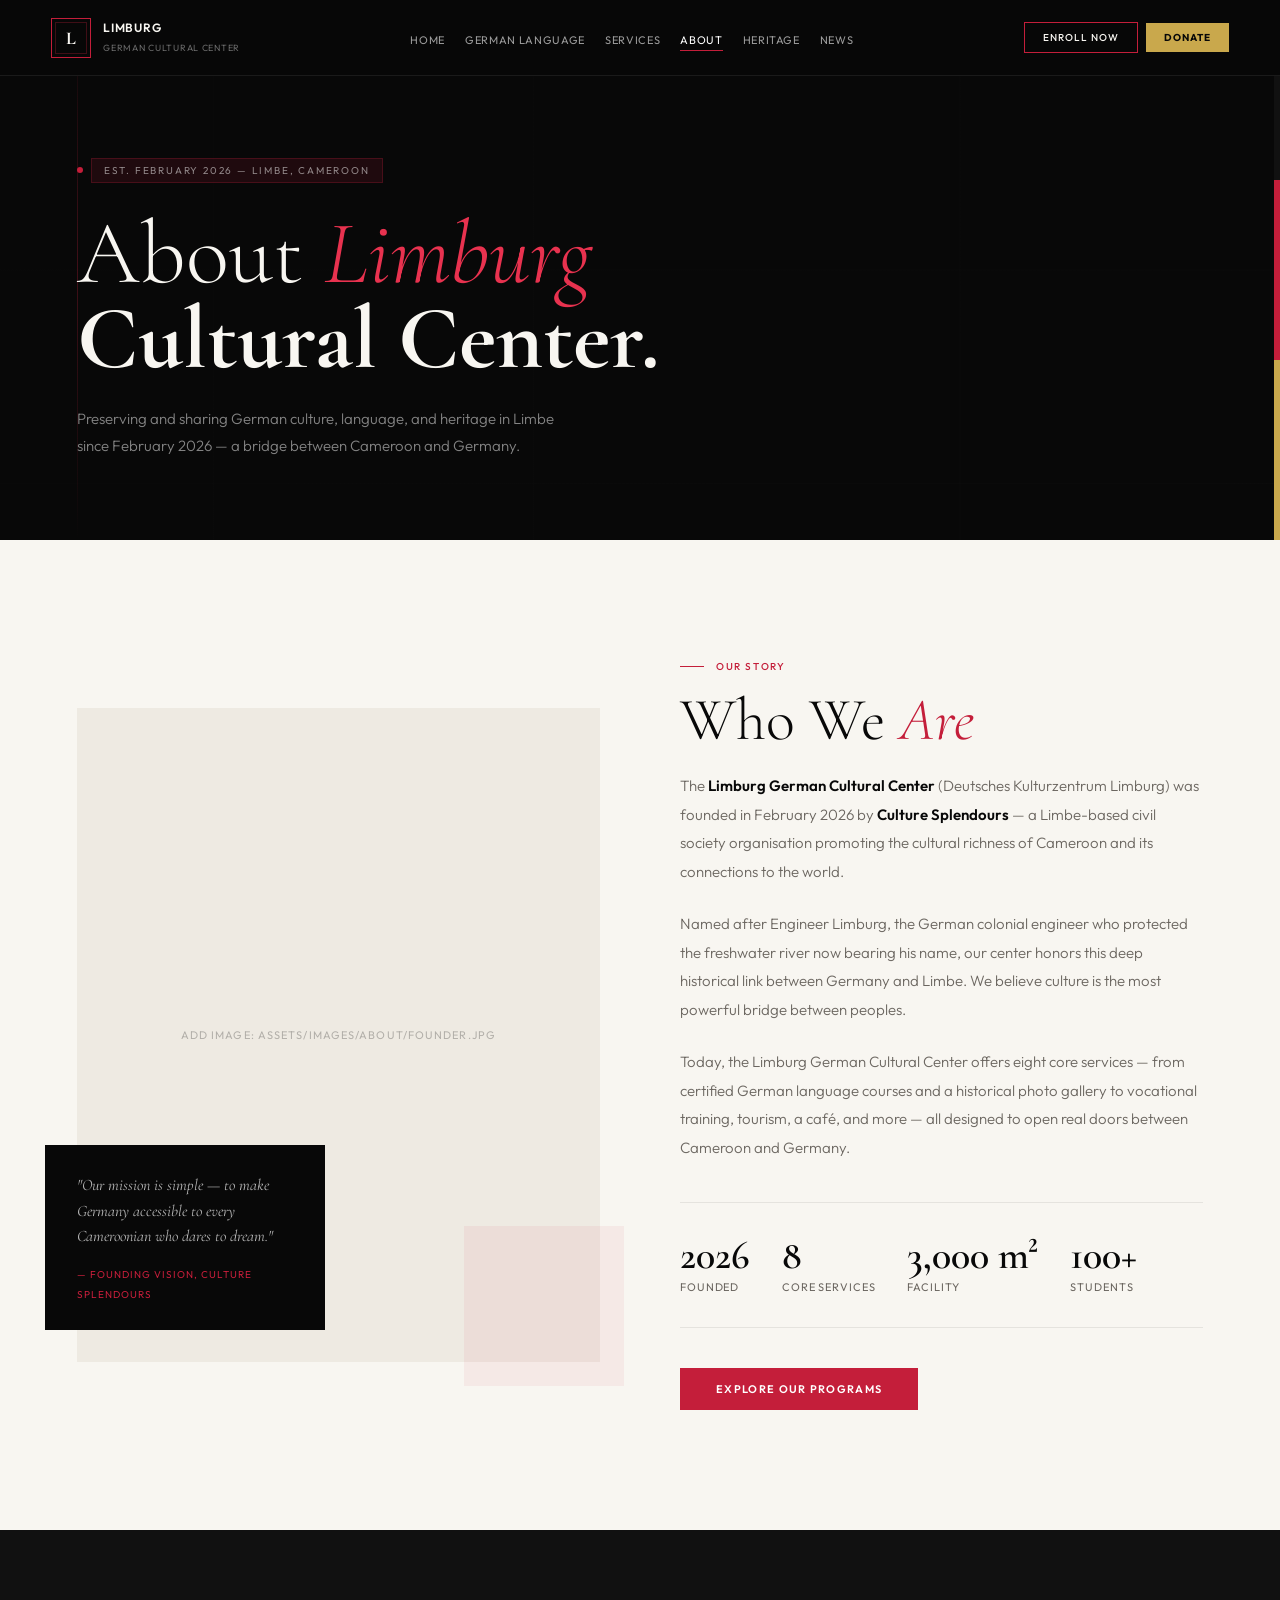
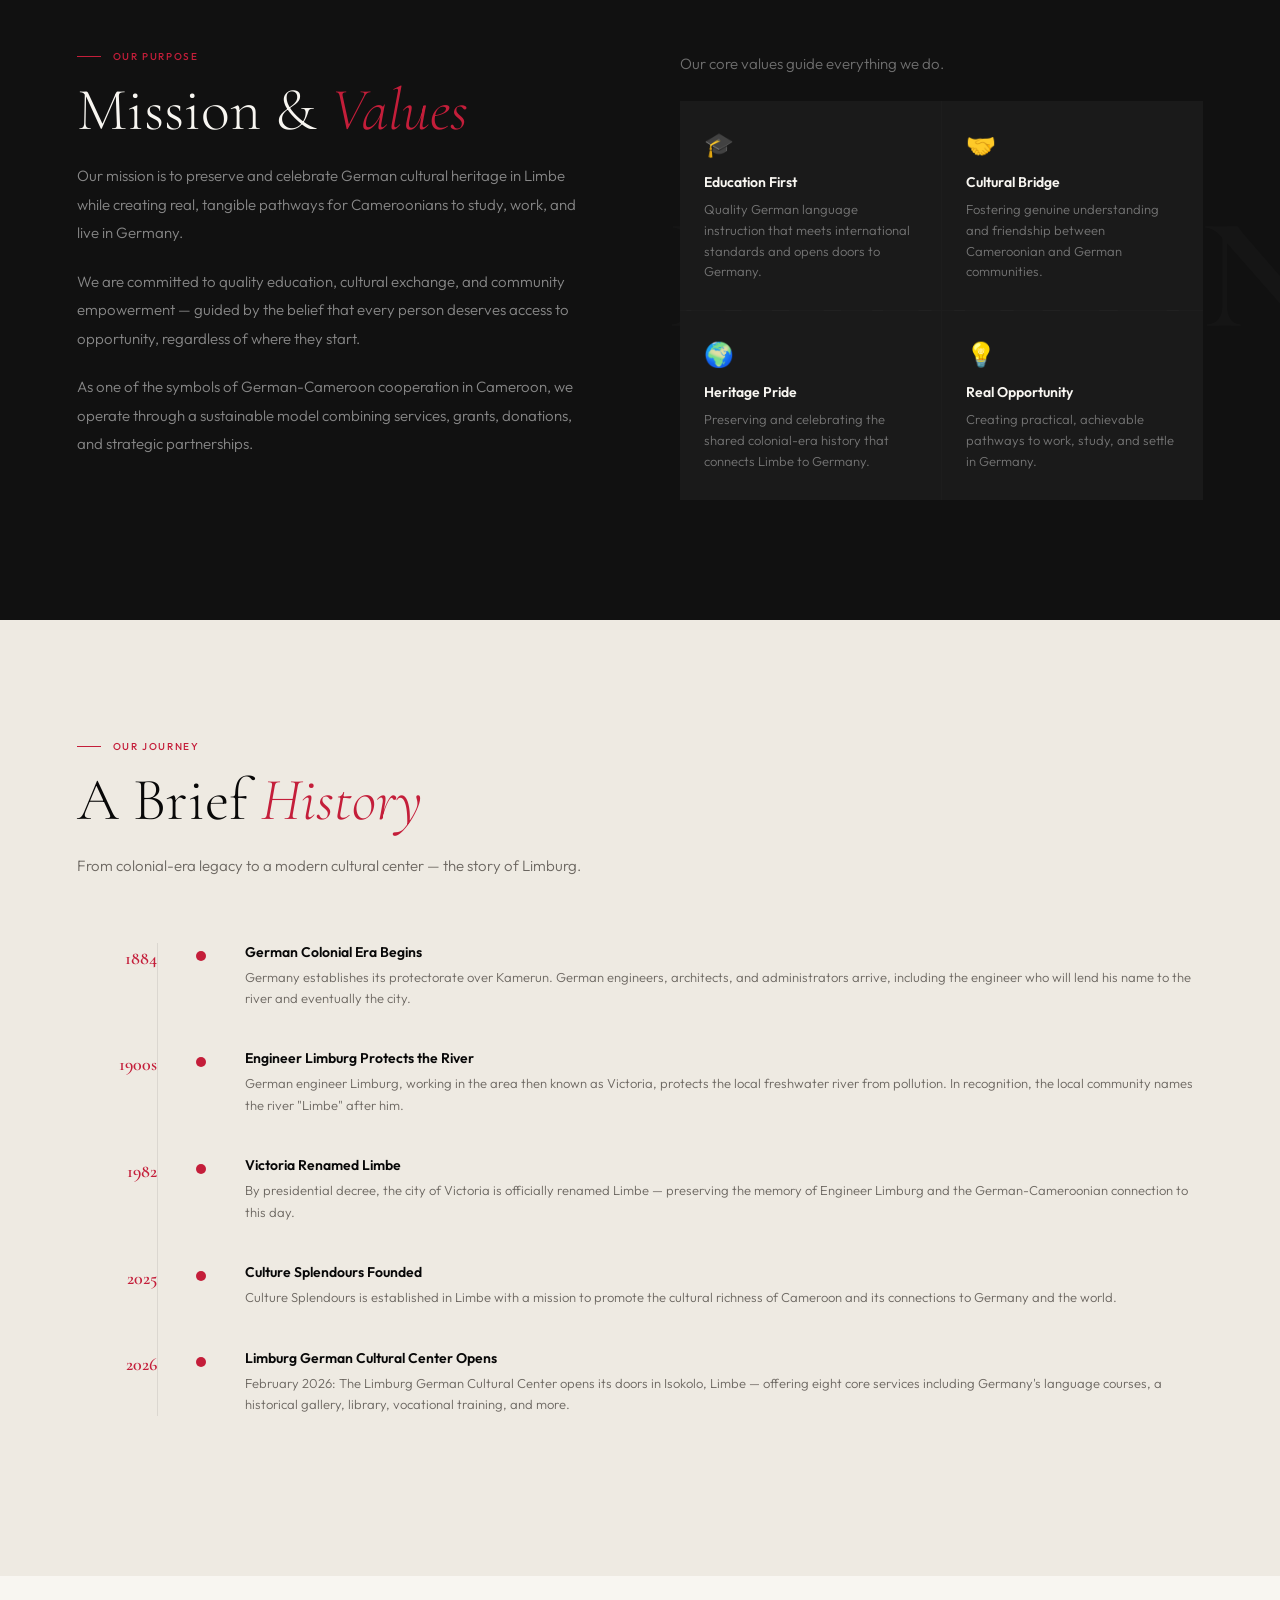
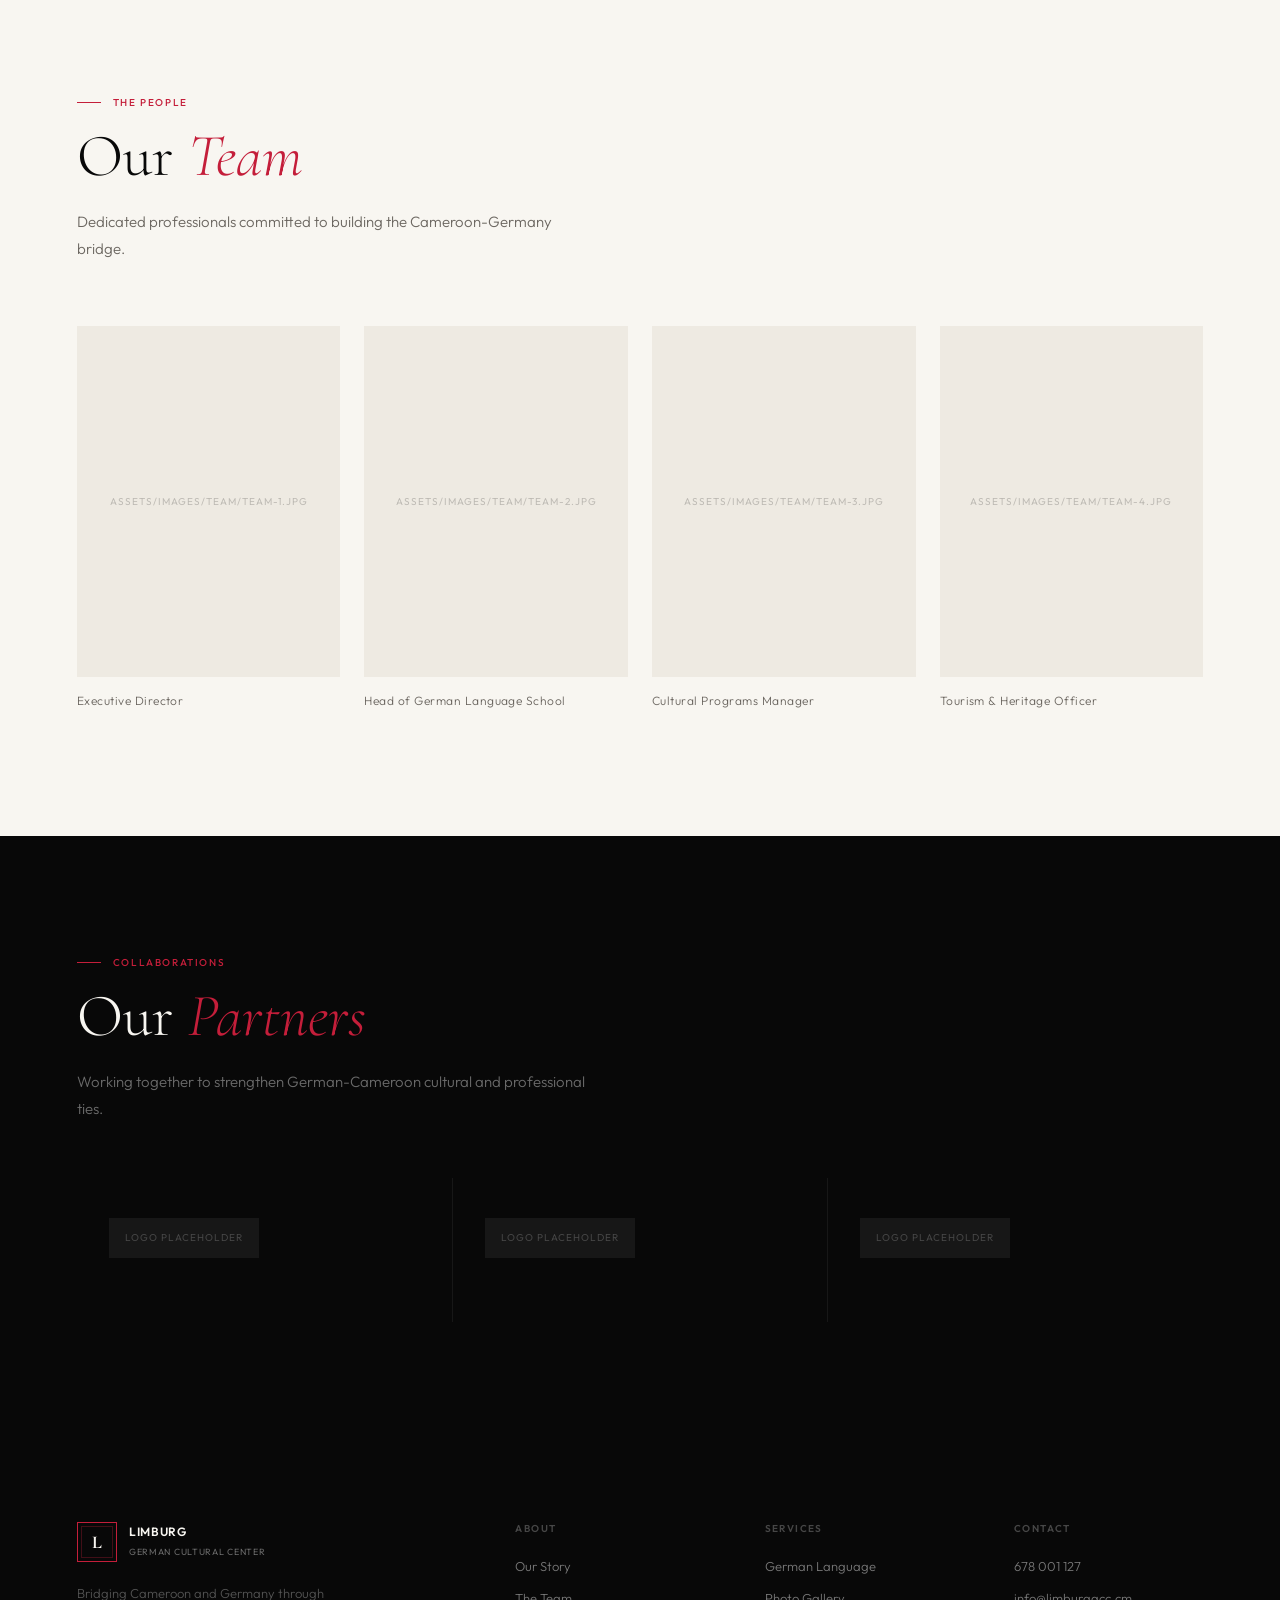
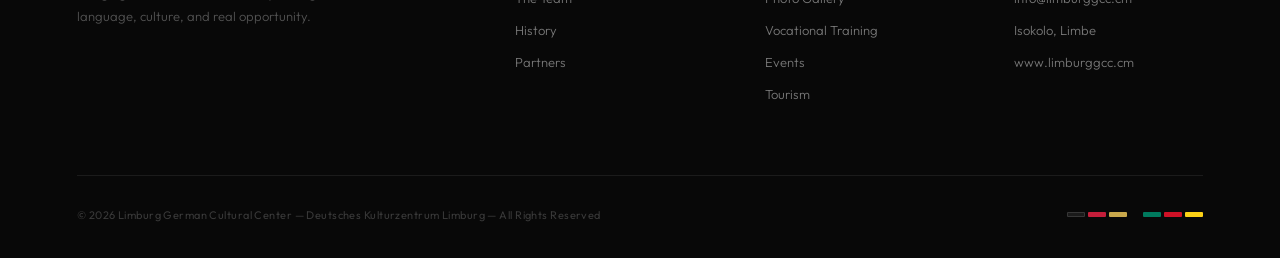
<file: pages/about.html>
<!DOCTYPE html>
<html lang="en">
<head>
<meta charset="UTF-8">
<meta name="viewport" content="width=device-width, initial-scale=1.0">
<title>About — Limburg German Cultural Center</title>
<!-- Google Fonts: Cormorant Garamond (headings) + Outfit (body) -->
<link href="https://fonts.googleapis.com/css2?family=Cormorant+Garamond:ital,wght@0,300;0,400;0,600;0,700;1,300;1,400&family=Outfit:wght@300;400;500;600&display=swap" rel="stylesheet">
<!-- Shared styles (nav, footer, buttons, variables) -->
<link rel="stylesheet" href="../assets/css/shared.css">

<style>
/* =============================================================
   ABOUT PAGE — page-specific styles
   The shared.css handles nav, footer, buttons, and variables.
   This block only contains styles unique to this page.
   ============================================================= */

/* ── HERO BACKGROUND IMAGE ──────────────────────────────────────
   Step 1: Save your building photo as:
           assets/images/hero/building.jpg
   Step 2: Uncomment the background-image line below.
   The ::before overlay in shared.css keeps text white and readable.
   ────────────────────────────────────────────────────────────── */
.page-hero {
  background-size: cover;
  background-position: center center;
  background-repeat: no-repeat;
  /* background-image: url('../assets/images/hero/building.jpg'); */
  /* ↑ UNCOMMENT THIS LINE after placing your building image */
}

/* ── STORY SECTION ── */
.story-section { background: var(--white); }
.story-grid    { display: grid; grid-template-columns: 1fr 1fr; gap: 80px; align-items: center; }

/* Left column: large pull-quote / founder image slot */
.story-image-wrap { position: relative; }
.story-img {
  /*
    IMAGE SLOT — Story / Founder photo
    Place your image at: assets/images/about/founder.jpg
    Replace the placeholder div below with:
    <img src="../assets/images/about/founder.jpg" alt="Founder of Limburg Center">
  */
  width: 100%; aspect-ratio: 4/5;
  background: var(--off);
  display: flex; align-items: center; justify-content: center;
  font-size: 11px; color: rgba(0,0,0,0.25); letter-spacing: 0.1em;
  text-transform: uppercase; font-family: 'Outfit', sans-serif;
}
.story-accent {
  position: absolute; bottom: -24px; right: -24px;
  width: 160px; height: 160px;
  background: var(--red); opacity: 0.06;
}
.story-quote {
  position: absolute; bottom: 32px; left: -32px;
  background: var(--black); padding: 28px 32px; max-width: 280px;
}
.story-quote p {
  font-family: 'Cormorant Garamond', serif; font-size: 16px;
  font-style: italic; color: rgba(255,255,255,0.7); line-height: 1.6; margin-bottom: 12px;
}
.story-quote span { font-size: 10px; color: var(--red); letter-spacing: 0.1em; text-transform: uppercase; }

/* Right column body text */
.story-text p {
  font-size: 15px; color: var(--gray); line-height: 1.9; font-weight: 300; margin-bottom: 24px;
}
.story-text p:last-child { margin-bottom: 0; }
.story-text strong { color: var(--black); font-weight: 600; }

/* Inline stat pills */
.story-stats {
  display: flex; gap: 32px; flex-wrap: wrap;
  margin: 40px 0; padding: 32px 0;
  border-top: 1px solid var(--border-light); border-bottom: 1px solid var(--border-light);
}
.story-stat strong {
  display: block; font-family: 'Cormorant Garamond', serif;
  font-size: 40px; font-weight: 600; color: var(--black); line-height: 1;
}
.story-stat span { font-size: 11px; color: var(--gray); letter-spacing: 0.08em; text-transform: uppercase; }

/* ── MISSION / VALUES ── */
.mission-section { background: var(--black2); overflow: hidden; position: relative; }
.mission-section::before {
  content: 'MISSION';
  position: absolute; right: -40px; top: 50%; transform: translateY(-50%);
  font-family: 'Cormorant Garamond', serif; font-size: 160px; font-weight: 700;
  color: rgba(255,255,255,0.02); white-space: nowrap; pointer-events: none;
}
.mission-grid { display: grid; grid-template-columns: 1fr 1fr; gap: 80px; align-items: start; position: relative; z-index: 1; }
.mission-section .s-title { color: var(--white); }
.mission-section .s-sub   { color: rgba(255,255,255,0.4); }
.mission-text p { font-size: 15px; color: rgba(255,255,255,0.5); line-height: 1.9; font-weight: 300; margin-bottom: 20px; }

/* Values cards */
.values-grid { display: grid; grid-template-columns: 1fr 1fr; gap: 1px; background: rgba(255,255,255,0.05); margin-top: 32px; }
.value-card  { background: var(--black3); padding: 28px 24px; }
.value-icon  { font-size: 24px; margin-bottom: 14px; }
.value-title { font-size: 14px; font-weight: 600; color: var(--white); margin-bottom: 8px; }
.value-desc  { font-size: 13px; color: rgba(255,255,255,0.4); line-height: 1.6; font-weight: 300; }

/* ── HISTORY TIMELINE ── */
.history-section { background: var(--off); }
.timeline        { margin-top: 64px; position: relative; }
.timeline::before {
  content: ''; position: absolute; left: 80px; top: 0; bottom: 0;
  width: 1px; background: var(--border-light);
}
.tl-item        { display: grid; grid-template-columns: 80px 40px 1fr; gap: 0 24px; margin-bottom: 40px; align-items: start; }
.tl-year        { font-family: 'Cormorant Garamond', serif; font-size: 18px; font-weight: 600; color: var(--red); padding-top: 4px; text-align: right; }
.tl-dot         { width: 10px; height: 10px; border-radius: 50%; background: var(--red); margin-top: 8px; position: relative; z-index: 1; justify-self: center; }
.tl-content-title { font-size: 14px; font-weight: 600; color: var(--black); margin-bottom: 6px; }
.tl-content-desc  { font-size: 13px; color: var(--gray); line-height: 1.65; font-weight: 300; }

/* ── TEAM SECTION ── */
.team-section { background: var(--white); }
.team-grid    { display: grid; grid-template-columns: repeat(4, 1fr); gap: 24px; margin-top: 64px; }
.team-card    { position: relative; }
.team-photo   {
  /*
    TEAM MEMBER PHOTO SLOT
    Place photos at: assets/images/team/
    File names: team-1.jpg, team-2.jpg, team-3.jpg, team-4.jpg
    Replace each placeholder div with:
    <img src="../assets/images/team/team-1.jpg" alt="[Name], [Role]">
  */
  width: 100%; aspect-ratio: 3/4;
  background: var(--off); margin-bottom: 16px;
  display: flex; align-items: center; justify-content: center;
  font-size: 10px; color: rgba(0,0,0,0.2); letter-spacing: 0.1em;
  text-transform: uppercase; font-family: 'Outfit', sans-serif; position: relative; overflow: hidden;
}
.team-photo::after {
  content: ''; position: absolute; bottom: 0; left: 0; right: 0;
  height: 3px; background: var(--red); transform: scaleX(0);
  transform-origin: left; transition: transform 0.4s;
}
.team-card:hover .team-photo::after { transform: scaleX(1); }
.team-name { font-size: 15px; font-weight: 600; color: var(--black); margin-bottom: 4px; }
.team-role { font-size: 12px; color: var(--gray); letter-spacing: 0.04em; font-weight: 300; margin-bottom: 8px; }
.team-bio  { font-size: 12px; color: var(--gray); line-height: 1.6; font-weight: 300; }

/* ── PARTNERS ── */
.partners-section { background: var(--black); }
.partners-section .s-title { color: var(--white); }
.partners-section .s-sub   { color: rgba(255,255,255,0.4); }
.partners-grid { display: grid; grid-template-columns: repeat(3, 1fr); gap: 1px; background: rgba(255,255,255,0.06); margin-top: 56px; }
.partner-card  { background: var(--black); padding: 40px 32px; display: flex; flex-direction: column; align-items: flex-start; gap: 12px; transition: background 0.3s; }
.partner-card:hover { background: var(--black3); }
.partner-logo  {
  /*
    PARTNER LOGO SLOT
    Place logos at: assets/images/about/
    File names: partner-1.png, partner-2.png … (use transparent PNGs)
    Replace each placeholder with:
    <img src="../assets/images/about/partner-1.png" alt="Partner Name" style="height:40px;width:auto;filter:brightness(0) invert(1);opacity:0.6">
  */
  height: 40px; background: rgba(255,255,255,0.06);
  display: flex; align-items: center; padding: 0 16px; min-width: 100px;
  font-size: 10px; color: rgba(255,255,255,0.2); text-transform: uppercase; letter-spacing: 0.1em;
}
.partner-name { font-size: 14px; font-weight: 500; color: rgba(255,255,255,0.6); }
.partner-desc { font-size: 12px; color: rgba(255,255,255,0.3); line-height: 1.55; font-weight: 300; }

/* ── RESPONSIVE ── */
@media (max-width: 1024px) {
  .story-grid   { grid-template-columns: 1fr; gap: 48px; }
  .mission-grid { grid-template-columns: 1fr; gap: 40px; }
  .team-grid    { grid-template-columns: repeat(2, 1fr); }
  .story-quote  { position: static; margin-top: 16px; max-width: 100%; }
  .story-accent { display: none; }
}
@media (max-width: 768px) {
  .partners-grid { grid-template-columns: 1fr 1fr; }
  .team-grid     { grid-template-columns: 1fr 1fr; }
  .values-grid   { grid-template-columns: 1fr; }
}
@media (max-width: 480px) {
  .team-grid     { grid-template-columns: 1fr; }
  .partners-grid { grid-template-columns: 1fr; }
}
</style>
</head>
<body>

<!-- ==================== NAVIGATION ====================
     Active link: "About" has class="active"
     Links use relative paths back to root index.html
     ===================================================== -->
<nav id="navbar">
  <a class="nav-logo" href="../index.html">
    <div class="logo-emblem"><span>L</span></div>
    <div class="logo-text">
      <strong>Limburg</strong>
      <span>German Cultural Center</span>
    </div>
  </a>
  <ul class="nav-menu">
    <li><a href="../index.html">Home</a></li>
    <li><a href="german-language.html">German Language</a></li>
    <li><a href="services.html">Services</a></li>
    <li><a href="about.html" class="active">About</a></li>
    <li><a href="heritage.html">Heritage</a></li>
    <li><a href="news.html">News</a></li>
  </ul>
  <div class="nav-right">
    <a href="german-language.html#register" class="nav-btn">Enroll Now</a>
    <a href="../index.html#donate" class="nav-donate">Donate</a>
  </div>
  <button class="nav-hamburger" id="hamburger" aria-label="Open menu"
    onclick="var d=document.getElementById('mobileMenu');d.style.display=d.style.display==='block'?'none':'block'">
    <span></span><span></span><span></span>
  </button>
</nav>

<!-- Mobile drawer -->
<div id="mobileMenu" class="mobile-menu">
  <ul>
    <li><a href="../index.html"          onclick="document.getElementById('mobileMenu').style.display='none'">Home</a></li>
    <li><a href="german-language.html"   onclick="document.getElementById('mobileMenu').style.display='none'">German Language</a></li>
    <li><a href="services.html"          onclick="document.getElementById('mobileMenu').style.display='none'">Services</a></li>
    <li><a href="about.html"             onclick="document.getElementById('mobileMenu').style.display='none'">About</a></li>
    <li><a href="heritage.html"          onclick="document.getElementById('mobileMenu').style.display='none'">Heritage</a></li>
    <li><a href="news.html"              onclick="document.getElementById('mobileMenu').style.display='none'">News</a></li>
  </ul>
  <div class="mobile-menu-btns">
    <a href="german-language.html#register" onclick="document.getElementById('mobileMenu').style.display='none'"
       style="background:transparent;border:1px solid #C41E3A;color:#fff;padding:10px 22px;font-size:11px;font-weight:500;letter-spacing:0.1em;text-transform:uppercase;">Enroll Now</a>
    <a href="../index.html#donate"
       style="background:#C9A84C;color:#080808;padding:10px 20px;font-size:11px;font-weight:700;letter-spacing:0.1em;text-transform:uppercase;">Donate</a>
  </div>
</div>


<!-- ==================== PAGE HERO ====================
     BACKGROUND IMAGE INSTRUCTIONS:
     1. Save the building photo as: assets/images/hero/building.jpg
     2. Add this CSS inline or in the <style> above:
        .page-hero { background-image: url('../assets/images/hero/building.jpg'); }
     The dark overlay (.page-hero::before) is already in shared.css
     and keeps all text fully readable on any photo.
     ===================================================== -->
<div class="page-hero">
  <!-- Geometric grid background decoration (same as homepage) -->
  <div class="page-hero-geo">
    <svg viewBox="0 0 1200 800" preserveAspectRatio="xMidYMid slice" xmlns="http://www.w3.org/2000/svg">
      <line x1="0" y1="200" x2="1200" y2="200" stroke="white" stroke-width="0.5"/>
      <line x1="0" y1="400" x2="1200" y2="400" stroke="white" stroke-width="0.5"/>
      <line x1="0" y1="600" x2="1200" y2="600" stroke="white" stroke-width="0.5"/>
      <line x1="200" y1="0" x2="200" y2="800" stroke="white" stroke-width="0.5"/>
      <line x1="500" y1="0" x2="500" y2="800" stroke="white" stroke-width="0.5"/>
      <line x1="900" y1="0" x2="900" y2="800" stroke="white" stroke-width="0.5"/>
    </svg>
  </div>
  <!-- German flag accent bar (right edge) -->
  <div class="page-hero-flag"><div class="f1"></div><div class="f2"></div><div class="f3"></div></div>
  <div class="page-hero-line"></div>

  <div class="page-hero-content">
    <div class="page-hero-tag">
      <div class="page-hero-dot"></div>
      <div class="page-hero-tag-text">Est. February 2026 — Limbe, Cameroon</div>
    </div>
    <!-- TO EDIT: Change the headline text below -->
    <h1 class="page-hero-title">
      About <em>Limburg</em><br>
      <strong>Cultural Center.</strong>
    </h1>
    <!-- TO EDIT: Change the subtitle text below -->
    <p class="page-hero-sub">
      Preserving and sharing German culture, language, and heritage in Limbe
      since February 2026 — a bridge between Cameroon and Germany.
    </p>
  </div>
</div>


<!-- ==================== OUR STORY ==================== -->
<section class="story-section">
  <div class="story-grid">

    <!-- Left column: founder photo + pull quote -->
    <div class="story-image-wrap">
      <div class="story-img">
        <!--
          IMAGE: Founder or center interior photo
          File: assets/images/about/founder.jpg
          Replace this div with: <img src="../assets/images/about/founder.jpg" alt="Founder">
        -->
        Add image: assets/images/about/founder.jpg
      </div>
      <div class="story-accent"></div>
      <!-- Pull quote overlaying the bottom-left of the photo -->
      <div class="story-quote">
        <!-- TO EDIT: Change this quote to a real founder quote -->
        <p>"Our mission is simple — to make Germany accessible to every Cameroonian who dares to dream."</p>
        <span>— Founding Vision, Culture Splendours</span>
      </div>
    </div>

    <!-- Right column: narrative text -->
    <div class="story-text">
      <div class="s-label">Our Story</div>
      <h2 class="s-title">Who We <em>Are</em></h2>

      <!-- TO EDIT: Update with real founding story details -->
      <p>The <strong>Limburg German Cultural Center</strong> (Deutsches Kulturzentrum Limburg) was founded in February 2026 by <strong>Culture Splendours</strong> — a Limbe-based civil society organisation promoting the cultural richness of Cameroon and its connections to the world.</p>
      <p>Named after Engineer Limburg, the German colonial engineer who protected the freshwater river now bearing his name, our center honors this deep historical link between Germany and Limbe. We believe culture is the most powerful bridge between peoples.</p>
      <p>Today, the Limburg German Cultural Center offers eight core services — from certified German language courses and a historical photo gallery to vocational training, tourism, a café, and more — all designed to open real doors between Cameroon and Germany.</p>

      <!-- Inline statistics row -->
      <div class="story-stats">
        <!-- TO EDIT: Update numbers when real data is available -->
        <div class="story-stat"><strong>2026</strong><span>Founded</span></div>
        <div class="story-stat"><strong>8</strong><span>Core Services</span></div>
        <div class="story-stat"><strong>3,000 m²</strong><span>Facility</span></div>
        <div class="story-stat"><strong>100+</strong><span>Students</span></div>
      </div>

      <a href="german-language.html" class="btn-red">Explore Our Programs</a>
    </div>

  </div>
</section>


<!-- ==================== MISSION & VALUES ==================== -->
<section class="mission-section">
  <div class="mission-grid">

    <div class="mission-text">
      <div class="s-label">Our Purpose</div>
      <h2 class="s-title" style="color:var(--white)">Mission &amp; <em>Values</em></h2>
      <!-- TO EDIT: Update mission statement -->
      <p>Our mission is to preserve and celebrate German cultural heritage in Limbe while creating real, tangible pathways for Cameroonians to study, work, and live in Germany.</p>
      <p>We are committed to quality education, cultural exchange, and community empowerment — guided by the belief that every person deserves access to opportunity, regardless of where they start.</p>
      <p>As one of the symbols of German-Cameroon cooperation in Cameroon, we operate through a sustainable model combining services, grants, donations, and strategic partnerships.</p>
    </div>

    <div>
      <div class="s-sub" style="color:rgba(255,255,255,0.4);margin-bottom:0">Our core values guide everything we do.</div>
      <!-- TO EDIT: Change icons and descriptions to match your values -->
      <div class="values-grid" style="margin-top:24px">
        <div class="value-card">
          <div class="value-icon">🎓</div>
          <div class="value-title">Education First</div>
          <p class="value-desc">Quality German language instruction that meets international standards and opens doors to Germany.</p>
        </div>
        <div class="value-card">
          <div class="value-icon">🤝</div>
          <div class="value-title">Cultural Bridge</div>
          <p class="value-desc">Fostering genuine understanding and friendship between Cameroonian and German communities.</p>
        </div>
        <div class="value-card">
          <div class="value-icon">🌍</div>
          <div class="value-title">Heritage Pride</div>
          <p class="value-desc">Preserving and celebrating the shared colonial-era history that connects Limbe to Germany.</p>
        </div>
        <div class="value-card">
          <div class="value-icon">💡</div>
          <div class="value-title">Real Opportunity</div>
          <p class="value-desc">Creating practical, achievable pathways to work, study, and settle in Germany.</p>
        </div>
      </div>
    </div>

  </div>
</section>


<!-- ==================== HISTORY TIMELINE ==================== -->
<section class="history-section">
  <div class="s-label">Our Journey</div>
  <h2 class="s-title">A Brief <em>History</em></h2>
  <p class="s-sub">From colonial-era legacy to a modern cultural center — the story of Limburg.</p>

  <div class="timeline">

    <!-- TO EDIT: Add or remove timeline entries as needed -->

    <div class="tl-item">
      <div class="tl-year">1884</div>
      <div class="tl-dot"></div>
      <div>
        <div class="tl-content-title">German Colonial Era Begins</div>
        <p class="tl-content-desc">Germany establishes its protectorate over Kamerun. German engineers, architects, and administrators arrive, including the engineer who will lend his name to the river and eventually the city.</p>
      </div>
    </div>

    <div class="tl-item">
      <div class="tl-year">1900s</div>
      <div class="tl-dot"></div>
      <div>
        <div class="tl-content-title">Engineer Limburg Protects the River</div>
        <p class="tl-content-desc">German engineer Limburg, working in the area then known as Victoria, protects the local freshwater river from pollution. In recognition, the local community names the river "Limbe" after him.</p>
      </div>
    </div>

    <div class="tl-item">
      <div class="tl-year">1982</div>
      <div class="tl-dot"></div>
      <div>
        <div class="tl-content-title">Victoria Renamed Limbe</div>
        <p class="tl-content-desc">By presidential decree, the city of Victoria is officially renamed Limbe — preserving the memory of Engineer Limburg and the German-Cameroonian connection to this day.</p>
      </div>
    </div>

    <div class="tl-item">
      <div class="tl-year">2025</div>
      <div class="tl-dot"></div>
      <div>
        <div class="tl-content-title">Culture Splendours Founded</div>
        <p class="tl-content-desc">Culture Splendours is established in Limbe with a mission to promote the cultural richness of Cameroon and its connections to Germany and the world.</p>
      </div>
    </div>

    <div class="tl-item">
      <div class="tl-year">2026</div>
      <div class="tl-dot"></div>
      <div>
        <div class="tl-content-title">Limburg German Cultural Center Opens</div>
        <p class="tl-content-desc">February 2026: The Limburg German Cultural Center opens its doors in Isokolo, Limbe — offering eight core services including Germany's language courses, a historical gallery, library, vocational training, and more.</p>
      </div>
    </div>

  </div>
</section>


<!-- ==================== TEAM ==================== -->
<section class="team-section">
  <div class="s-label">The People</div>
  <h2 class="s-title">Our <em>Team</em></h2>
  <p class="s-sub">Dedicated professionals committed to building the Cameroon-Germany bridge.</p>

  <div class="team-grid">

    <!-- TO EDIT: Replace placeholder divs with real photos and update names/roles/bios -->

    <div class="team-card">
      <div class="team-photo">
        <!--
          FILE: assets/images/team/team-1.jpg
          Replace this div with:
          <img src="../assets/images/team/team-1.jpg" alt="[Name]">
        -->
        assets/images/team/team-1.jpg
      </div>
      <div class="team-name"><!-- TO EDIT: Full Name --></div>
      <div class="team-role">Executive Director</div>
      <p class="team-bio"><!-- TO EDIT: Short bio, 1-2 sentences. --></p>
    </div>

    <div class="team-card">
      <div class="team-photo">
        <!-- FILE: assets/images/team/team-2.jpg -->
        assets/images/team/team-2.jpg
      </div>
      <div class="team-name"><!-- TO EDIT: Full Name --></div>
      <div class="team-role">Head of German Language School</div>
      <p class="team-bio"><!-- TO EDIT: Short bio. --></p>
    </div>

    <div class="team-card">
      <div class="team-photo">
        <!-- FILE: assets/images/team/team-3.jpg -->
        assets/images/team/team-3.jpg
      </div>
      <div class="team-name"><!-- TO EDIT: Full Name --></div>
      <div class="team-role">Cultural Programs Manager</div>
      <p class="team-bio"><!-- TO EDIT: Short bio. --></p>
    </div>

    <div class="team-card">
      <div class="team-photo">
        <!-- FILE: assets/images/team/team-4.jpg -->
        assets/images/team/team-4.jpg
      </div>
      <div class="team-name"><!-- TO EDIT: Full Name --></div>
      <div class="team-role">Tourism &amp; Heritage Officer</div>
      <p class="team-bio"><!-- TO EDIT: Short bio. --></p>
    </div>

  </div>
</section>


<!-- ==================== PARTNERS ==================== -->
<section class="partners-section">
  <div class="s-label">Collaborations</div>
  <h2 class="s-title" style="color:var(--white)">Our <em>Partners</em></h2>
  <p class="s-sub" style="color:rgba(255,255,255,0.4)">Working together to strengthen German-Cameroon cultural and professional ties.</p>

  <div class="partners-grid">

    <!-- TO EDIT: Replace with real partner logos and descriptions -->

    <div class="partner-card">
      <div class="partner-logo">
        <!--
          PARTNER LOGO: assets/images/about/partner-1.png
          Replace div with: <img src="../assets/images/about/partner-1.png" alt="Partner Name" style="height:40px;width:auto;filter:brightness(0) invert(1);opacity:0.6">
        -->
        Logo Placeholder
      </div>
      <div class="partner-name"><!-- TO EDIT: Partner name --></div>
      <p class="partner-desc"><!-- TO EDIT: Brief description of the partnership. --></p>
    </div>

    <div class="partner-card">
      <div class="partner-logo">Logo Placeholder</div>
      <div class="partner-name"><!-- TO EDIT: Partner name --></div>
      <p class="partner-desc"><!-- TO EDIT: Brief description. --></p>
    </div>

    <div class="partner-card">
      <div class="partner-logo">Logo Placeholder</div>
      <div class="partner-name"><!-- TO EDIT: Partner name --></div>
      <p class="partner-desc"><!-- TO EDIT: Brief description. --></p>
    </div>

  </div>
</section>


<!-- ==================== FOOTER ==================== -->
<footer>
  <div class="footer-top">

    <div class="footer-brand">
      <a class="nav-logo" href="../index.html" style="text-decoration:none">
        <div class="logo-emblem"><span>L</span></div>
        <div class="logo-text">
          <strong>Limburg</strong>
          <span>German Cultural Center</span>
        </div>
      </a>
      <p>Bridging Cameroon and Germany through language, culture, and real opportunity.</p>
    </div>

    <div class="footer-col">
      <h5>About</h5>
      <ul>
        <li><a href="about.html">Our Story</a></li>
        <li><a href="about.html#team">The Team</a></li>
        <li><a href="about.html#history">History</a></li>
        <li><a href="about.html#partners">Partners</a></li>
      </ul>
    </div>

    <div class="footer-col">
      <h5>Services</h5>
      <ul>
        <li><a href="german-language.html">German Language</a></li>
        <li><a href="services.html#gallery">Photo Gallery</a></li>
        <li><a href="services.html#vocational">Vocational Training</a></li>
        <li><a href="services.html#events">Events</a></li>
        <li><a href="heritage.html">Tourism</a></li>
      </ul>
    </div>

    <div class="footer-col">
      <h5>Contact</h5>
      <ul>
        <li><a href="tel:+237678001127">678 001 127</a></li>
        <li><a href="mailto:info@limburggermanculturalcenter.cm">info@limburggcc.cm</a></li>
        <li><a href="contact.html">Isokolo, Limbe</a></li>
        <li><a href="http://www.limburggermanculturalcenter.cm" target="_blank">www.limburggcc.cm</a></li>
      </ul>
    </div>

  </div>
  <div class="footer-bottom">
    <p>© 2026 Limburg German Cultural Center — Deutsches Kulturzentrum Limburg — All Rights Reserved</p>
    <div class="footer-flags">
      <div class="flag" title="Germany">
        <span style="background:#1a1a1a;border:1px solid rgba(255,255,255,0.12)"></span>
        <span style="background:#C41E3A"></span>
        <span style="background:#C9A84C"></span>
      </div>
      <div class="flag" title="Cameroon">
        <span style="background:#007A5E"></span>
        <span style="background:#CE1126"></span>
        <span style="background:#FCD116"></span>
      </div>
    </div>
  </div>
</footer>

<script>
/* Smooth scroll — handles any <a href="#section"> on this page */
document.querySelectorAll('a[href^="#"]').forEach(function(a) {
  a.addEventListener('click', function(e) {
    var id = a.getAttribute('href').replace('#','');
    if (!id) return;
    var el = document.getElementById(id);
    if (!el) return;
    e.preventDefault();
    el.scrollIntoView({ behavior:'smooth', block:'start' });
    setTimeout(function(){ window.scrollBy(0,-76); }, 10);
  });
});
</script>

</body>
</html>
</file>
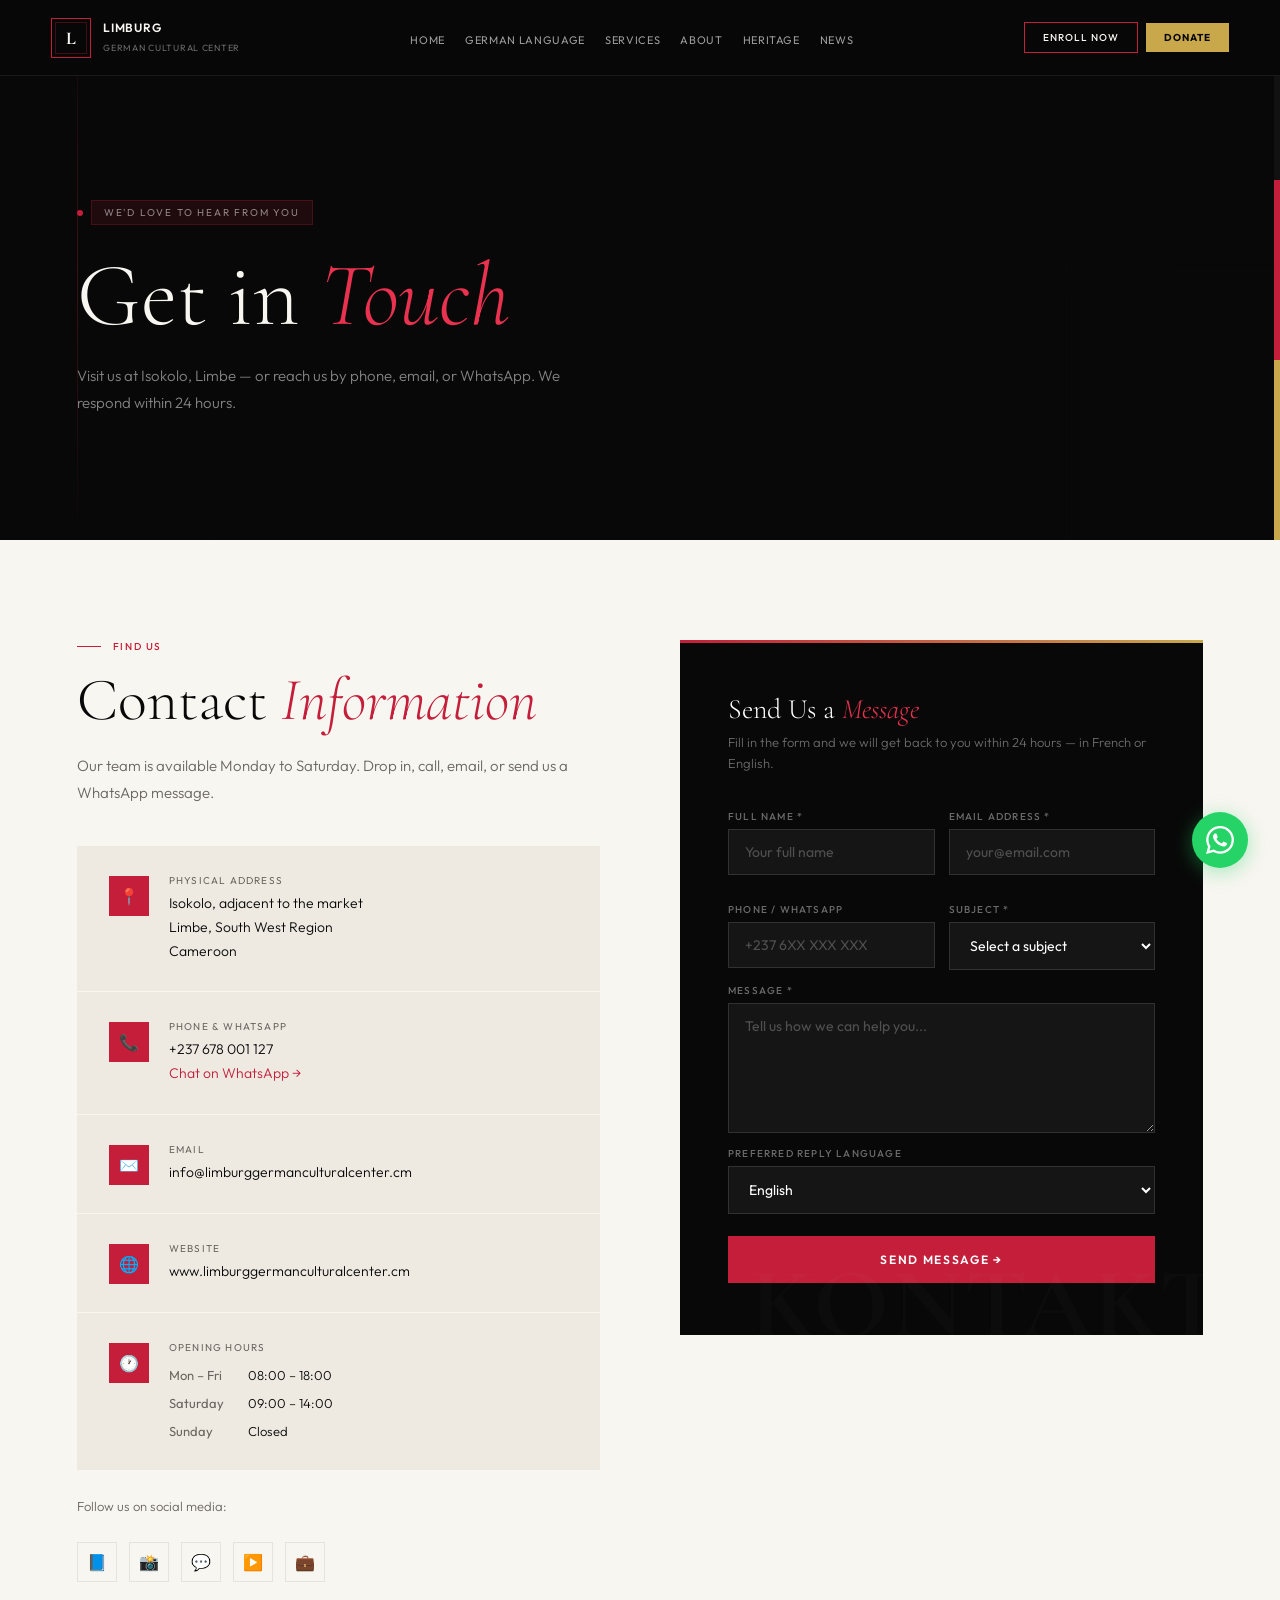
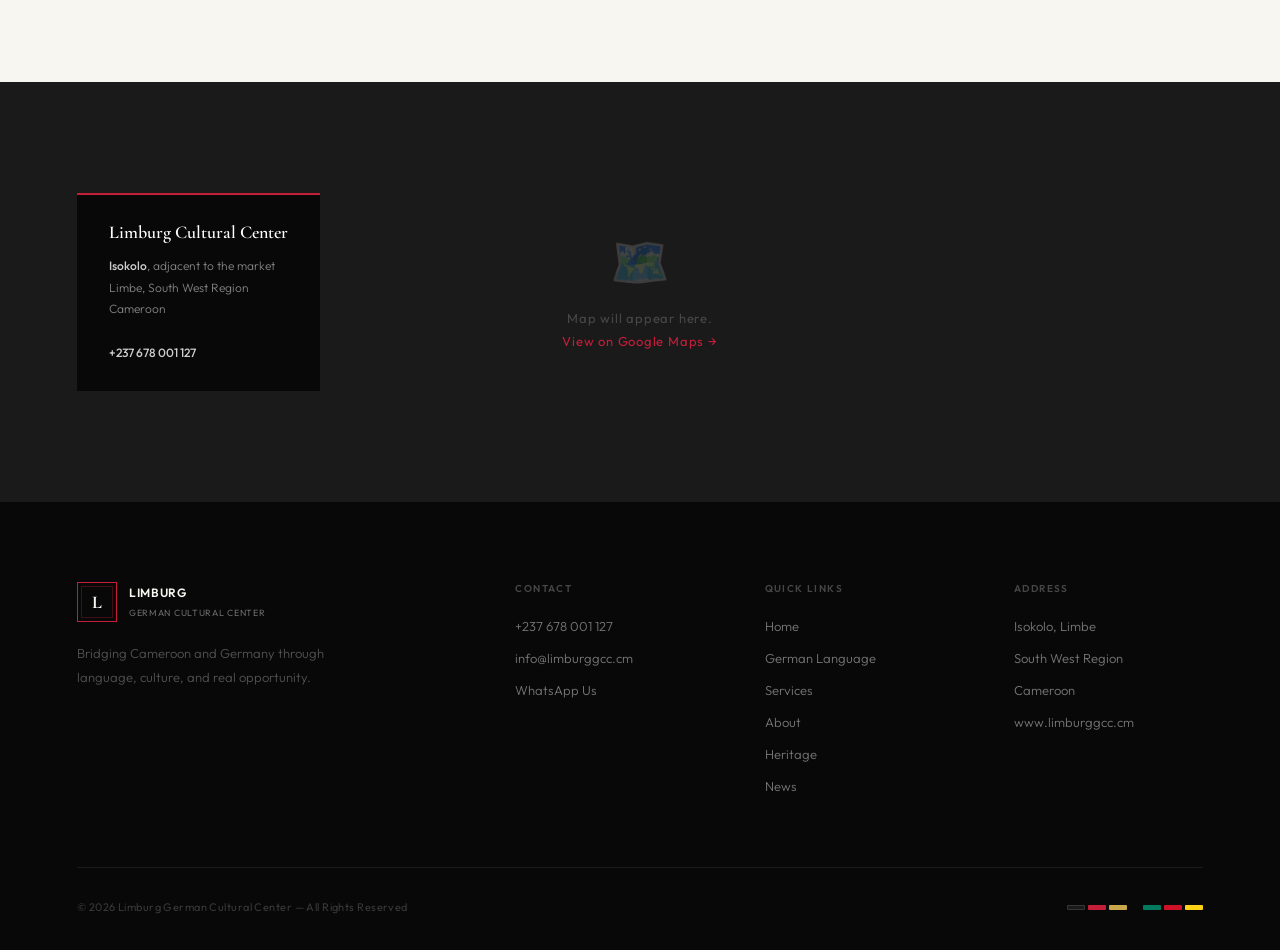
<file: pages/contact.html>
<!DOCTYPE html>
<html lang="en">
<head>
<meta charset="UTF-8">
<meta name="viewport" content="width=device-width, initial-scale=1.0">
<title>Contact — Limburg German Cultural Center</title>
<link href="https://fonts.googleapis.com/css2?family=Cormorant+Garamond:ital,wght@0,300;0,400;0,600;0,700;1,300;1,400&family=Outfit:wght@300;400;500;600&display=swap" rel="stylesheet">
<link rel="stylesheet" href="../assets/css/shared.css">
<style>
/* =============================================================
   CONTACT PAGE — page-specific styles
   ============================================================= */

/* ── HERO ── */
.page-hero {
  background-size: cover;
  background-position: center center;
  /* background-image: url('../assets/images/hero/building.jpg'); */
}

/* ── CONTACT LAYOUT ── */
.contact-section { background: var(--white); padding: 100px 6%; }
.contact-grid    { display: grid; grid-template-columns: 1fr 1fr; gap: 80px; align-items: start; }

/* ── CONTACT INFO BLOCKS ── */
.info-blocks { display: flex; flex-direction: column; gap: 1px; margin-top: 40px; }
.info-block  {
  background: var(--off); padding: 28px 32px;
  display: flex; align-items: flex-start; gap: 20px;
  transition: background 0.3s;
}
.info-block:hover { background: var(--black); }
.info-block:hover .info-label  { color: rgba(255,255,255,0.3); }
.info-block:hover .info-value  { color: #fff; }
.info-block:hover .info-value a { color: rgba(255,255,255,0.7); }
.info-icon  {
  width: 40px; height: 40px; background: var(--red);
  display: flex; align-items: center; justify-content: center;
  font-size: 16px; flex-shrink: 0; margin-top: 2px;
}
.info-label { font-size: 10px; letter-spacing: 0.12em; text-transform: uppercase; color: var(--gray); margin-bottom: 5px; transition: color 0.3s; }
.info-value { font-size: 14px; color: var(--black); line-height: 1.7; font-weight: 300; transition: color 0.3s; }
.info-value a { color: var(--black); text-decoration: none; transition: color 0.2s; }
.info-value a:hover { color: var(--red); }

/* Opening hours table */
.hours-grid { display: grid; grid-template-columns: auto 1fr; gap: 6px 24px; margin-top: 10px; }
.hours-day  { font-size: 13px; color: var(--gray); font-weight: 400; }
.hours-time { font-size: 13px; color: var(--black); font-weight: 300; }

/* Social icons row */
.social-row { display: flex; gap: 12px; margin-top: 28px; }
.social-btn {
  width: 40px; height: 40px; border: 1px solid var(--border-light);
  display: flex; align-items: center; justify-content: center;
  font-size: 16px; transition: all 0.3s; text-decoration: none; color: var(--black);
}
.social-btn:hover { background: var(--black); color: #fff; border-color: var(--black); }

/* ── CONTACT FORM ── */
.form-card {
  background: var(--black); padding: 52px 48px; position: relative; overflow: hidden;
}
.form-card::before {
  /* Top accent bar */
  content: ''; position: absolute; top: 0; left: 0; right: 0; height: 3px;
  background: linear-gradient(to right, var(--red), var(--gold));
}
.form-card-watermark {
  position: absolute; bottom: -20px; right: -20px;
  font-family: 'Cormorant Garamond', serif; font-size: 100px; font-weight: 700;
  color: rgba(255,255,255,0.02); line-height: 1; pointer-events: none; user-select: none;
}
.form-title    { font-family: 'Cormorant Garamond', serif; font-size: 28px; font-weight: 300; color: #fff; margin-bottom: 6px; }
.form-title em { font-style: italic; color: var(--red2); }
.form-sub      { font-size: 13px; color: rgba(255,255,255,0.4); font-weight: 300; margin-bottom: 36px; line-height: 1.6; }

/* Form fields */
.form-row   { display: grid; grid-template-columns: 1fr 1fr; gap: 14px; margin-bottom: 14px; }
.form-group { display: flex; flex-direction: column; gap: 6px; margin-bottom: 14px; }
.form-group label {
  font-size: 10px; letter-spacing: 0.12em; text-transform: uppercase;
  color: rgba(255,255,255,0.4); font-weight: 500;
}
.form-group input,
.form-group select,
.form-group textarea {
  width: 100%; padding: 13px 16px;
  border: 1px solid rgba(255,255,255,0.12);
  background: rgba(255,255,255,0.05);
  color: #fff; font-size: 14px;
  font-family: 'Outfit', sans-serif; outline: none;
  transition: border-color 0.3s;
}
.form-group input:focus,
.form-group select:focus,
.form-group textarea:focus { border-color: rgba(196,30,58,0.6); }
.form-group input::placeholder,
.form-group textarea::placeholder { color: rgba(255,255,255,0.25); }
.form-group select option { background: var(--black2); color: #fff; }
.form-group textarea { resize: vertical; min-height: 130px; }

/* Submit button */
.form-submit {
  width: 100%; padding: 16px; background: var(--red); border: none;
  color: #fff; font-size: 12px; font-weight: 600; letter-spacing: 0.14em;
  text-transform: uppercase; font-family: 'Outfit', sans-serif;
  cursor: pointer; transition: background 0.3s; margin-top: 8px;
}
.form-submit:hover { background: var(--red2); }

/* Success message — hidden until form submitted */
.form-success {
  display: none; text-align: center; padding: 48px 0;
}
.form-success-icon { font-size: 48px; margin-bottom: 16px; }
.form-success h3   { font-family: 'Cormorant Garamond', serif; font-size: 28px; font-weight: 300; color: #fff; margin-bottom: 12px; }
.form-success p    { font-size: 14px; color: rgba(255,255,255,0.5); line-height: 1.7; font-weight: 300; }

/* ── MAP SECTION ── */
.map-section { background: var(--off); padding: 0; }
.map-container {
  width: 100%; height: 420px; background: var(--black3);
  position: relative; overflow: hidden;
  display: flex; align-items: center; justify-content: center;
}
/*
  HOW TO ADD A REAL MAP:
  Option A — Google Maps embed:
    1. Go to maps.google.com, search "Isokolo Limbe Cameroon"
    2. Click Share → Embed a map → Copy the <iframe> code
    3. Replace the placeholder div below with the <iframe>
    4. Set width="100%" height="420" on the iframe

  Option B — OpenStreetMap embed (free, no API key):
    <iframe
      src="https://www.openstreetmap.org/export/embed.html?bbox=9.1,4.0,9.3,4.1&layer=mapnik"
      width="100%" height="420" style="border:none">
    </iframe>
*/
.map-placeholder {
  text-align: center; color: rgba(255,255,255,0.2); font-family: 'Outfit', sans-serif;
}
.map-placeholder-icon { font-size: 48px; margin-bottom: 16px; }
.map-placeholder p    { font-size: 13px; letter-spacing: 0.06em; line-height: 1.8; }
.map-placeholder a    { color: var(--red); text-decoration: none; }
.map-placeholder a:hover { text-decoration: underline; }

/* Map overlay info card */
.map-info-card {
  position: absolute; left: 6%; top: 50%; transform: translateY(-50%);
  background: var(--black); padding: 28px 32px; max-width: 260px; z-index: 2;
}
.map-info-card::before {
  content: ''; position: absolute; top: 0; left: 0; right: 0; height: 2px;
  background: var(--red);
}
.map-info-title { font-family: 'Cormorant Garamond', serif; font-size: 18px; font-weight: 600; color: #fff; margin-bottom: 12px; }
.map-info-line  { font-size: 12px; color: rgba(255,255,255,0.5); line-height: 1.8; font-weight: 300; }
.map-info-line strong { color: rgba(255,255,255,0.8); font-weight: 500; }

/* ── WHATSAPP FLOAT BUTTON ── */
.wa-float {
  position: fixed; bottom: 32px; right: 32px; z-index: 300;
  width: 56px; height: 56px; background: #25D366; border-radius: 50%;
  display: flex; align-items: center; justify-content: center;
  box-shadow: 0 4px 20px rgba(37,211,102,0.4);
  text-decoration: none; transition: transform 0.3s, box-shadow 0.3s;
}
.wa-float:hover { transform: scale(1.1); box-shadow: 0 6px 28px rgba(37,211,102,0.5); }
.wa-float svg   { width: 28px; height: 28px; fill: #fff; }

/* ── RESPONSIVE ── */
@media (max-width: 1024px) {
  .contact-grid { grid-template-columns: 1fr; gap: 48px; }
}
@media (max-width: 600px) {
  .form-card    { padding: 36px 24px; }
  .form-row     { grid-template-columns: 1fr; }
  .hours-grid   { grid-template-columns: 1fr; }
  .map-info-card { display: none; }
}
</style>
</head>
<body>

<!-- ==================== NAVIGATION ==================== -->
<nav id="navbar">
  <a class="nav-logo" href="../index.html">
    <div class="logo-emblem"><span>L</span></div>
    <div class="logo-text"><strong>Limburg</strong><span>German Cultural Center</span></div>
  </a>
  <ul class="nav-menu">
    <li><a href="../index.html">Home</a></li>
    <li><a href="german-language.html">German Language</a></li>
    <li><a href="services.html">Services</a></li>
    <li><a href="about.html">About</a></li>
    <li><a href="heritage.html">Heritage</a></li>
    <li><a href="news.html">News</a></li>
  </ul>
  <div class="nav-right">
    <a href="german-language.html#register" class="nav-btn">Enroll Now</a>
    <a href="../index.html#donate" class="nav-donate">Donate</a>
  </div>
  <button class="nav-hamburger" id="hamburger" aria-label="Open menu"
    onclick="var d=document.getElementById('mobileMenu');d.style.display=d.style.display==='block'?'none':'block'">
    <span></span><span></span><span></span>
  </button>
</nav>
<div id="mobileMenu" class="mobile-menu">
  <ul>
    <li><a href="../index.html"        onclick="document.getElementById('mobileMenu').style.display='none'">Home</a></li>
    <li><a href="german-language.html" onclick="document.getElementById('mobileMenu').style.display='none'">German Language</a></li>
    <li><a href="services.html"        onclick="document.getElementById('mobileMenu').style.display='none'">Services</a></li>
    <li><a href="about.html"           onclick="document.getElementById('mobileMenu').style.display='none'">About</a></li>
    <li><a href="heritage.html"        onclick="document.getElementById('mobileMenu').style.display='none'">Heritage</a></li>
    <li><a href="news.html"            onclick="document.getElementById('mobileMenu').style.display='none'">News</a></li>
  </ul>
  <div class="mobile-menu-btns">
    <a href="german-language.html#register" style="background:transparent;border:1px solid #C41E3A;color:#fff;padding:10px 22px;font-size:11px;font-weight:500;letter-spacing:0.1em;text-transform:uppercase;">Enroll Now</a>
    <a href="../index.html#donate" style="background:#C9A84C;color:#080808;padding:10px 20px;font-size:11px;font-weight:700;letter-spacing:0.1em;text-transform:uppercase;">Donate</a>
  </div>
</div>


<!-- ==================== PAGE HERO ====================
     TO ADD BUILDING PHOTO: uncomment background-image in <style> above
     ===================================================== -->
<div class="page-hero">
  <div class="page-hero-geo">
    <svg viewBox="0 0 1200 800" preserveAspectRatio="xMidYMid slice" xmlns="http://www.w3.org/2000/svg">
      <line x1="0" y1="200" x2="1200" y2="200" stroke="white" stroke-width="0.5"/>
      <line x1="0" y1="400" x2="1200" y2="400" stroke="white" stroke-width="0.5"/>
      <line x1="200" y1="0" x2="200" y2="800" stroke="white" stroke-width="0.5"/>
      <line x1="600" y1="0" x2="600" y2="800" stroke="white" stroke-width="0.5"/>
      <line x1="1000" y1="0" x2="1000" y2="800" stroke="white" stroke-width="0.5"/>
    </svg>
  </div>
  <div class="page-hero-flag"><div class="f1"></div><div class="f2"></div><div class="f3"></div></div>
  <div class="page-hero-line"></div>
  <div class="page-hero-content">
    <div class="page-hero-tag"><div class="page-hero-dot"></div><div class="page-hero-tag-text">We'd love to hear from you</div></div>
    <!-- TO EDIT: Change the headline -->
    <h1 class="page-hero-title">Get in <em>Touch</em></h1>
    <!-- TO EDIT: Change the subtitle -->
    <p class="page-hero-sub">Visit us at Isokolo, Limbe — or reach us by phone, email, or WhatsApp. We respond within 24 hours.</p>
  </div>
</div>


<!-- ==================== CONTACT INFO + FORM ==================== -->
<section class="contact-section">
  <div class="contact-grid">

    <!-- LEFT: Contact information -->
    <div>
      <div class="s-label">Find Us</div>
      <h2 class="s-title">Contact <em>Information</em></h2>
      <p class="s-sub">Our team is available Monday to Saturday. Drop in, call, email, or send us a WhatsApp message.</p>

      <div class="info-blocks">

        <!-- Physical address -->
        <!-- TO EDIT: Update address if it changes -->
        <div class="info-block">
          <div class="info-icon">📍</div>
          <div>
            <div class="info-label">Physical Address</div>
            <div class="info-value">
              Isokolo, adjacent to the market<br>
              Limbe, South West Region<br>
              Cameroon
            </div>
          </div>
        </div>

        <!-- Phone -->
        <!-- TO EDIT: Update phone number -->
        <div class="info-block">
          <div class="info-icon">📞</div>
          <div>
            <div class="info-label">Phone &amp; WhatsApp</div>
            <div class="info-value">
              <a href="tel:+237678001127">+237 678 001 127</a><br>
              <a href="https://wa.me/237678001127" target="_blank" rel="noopener" style="color:var(--red)">Chat on WhatsApp →</a>
            </div>
          </div>
        </div>

        <!-- Email -->
        <!-- TO EDIT: Update email address -->
        <div class="info-block">
          <div class="info-icon">✉️</div>
          <div>
            <div class="info-label">Email</div>
            <div class="info-value">
              <a href="mailto:info@limburggermanculturalcenter.cm">info@limburggermanculturalcenter.cm</a>
            </div>
          </div>
        </div>

        <!-- Website -->
        <div class="info-block">
          <div class="info-icon">🌐</div>
          <div>
            <div class="info-label">Website</div>
            <div class="info-value">
              <a href="http://www.limburggermanculturalcenter.cm" target="_blank" rel="noopener">
                www.limburggermanculturalcenter.cm
              </a>
            </div>
          </div>
        </div>

        <!-- Opening hours -->
        <!-- TO EDIT: Update opening hours -->
        <div class="info-block">
          <div class="info-icon">🕐</div>
          <div>
            <div class="info-label">Opening Hours</div>
            <div class="info-value">
              <div class="hours-grid">
                <span class="hours-day">Mon – Fri</span><span class="hours-time">08:00 – 18:00</span>
                <span class="hours-day">Saturday</span><span class="hours-time">09:00 – 14:00</span>
                <span class="hours-day">Sunday</span><span class="hours-time">Closed</span>
              </div>
            </div>
          </div>
        </div>

      </div><!-- .info-blocks -->

      <!-- Social media links -->
      <!-- TO EDIT: Update each href with real social media URLs -->
      <p style="font-size:13px;color:var(--gray);margin-top:28px;margin-bottom:14px;font-weight:300">Follow us on social media:</p>
      <div class="social-row">
        <a class="social-btn" href="#" target="_blank" rel="noopener" title="Facebook">📘</a>
        <a class="social-btn" href="#" target="_blank" rel="noopener" title="Instagram">📸</a>
        <a class="social-btn" href="https://wa.me/237678001127" target="_blank" rel="noopener" title="WhatsApp">💬</a>
        <a class="social-btn" href="#" target="_blank" rel="noopener" title="YouTube">▶️</a>
        <a class="social-btn" href="#" target="_blank" rel="noopener" title="LinkedIn">💼</a>
      </div>

    </div><!-- /contact info -->


    <!-- RIGHT: Contact form -->
    <div class="form-card" id="contact-form-wrap">
      <div class="form-card-watermark">KONTAKT</div>

      <h3 class="form-title">Send Us a <em>Message</em></h3>
      <p class="form-sub">Fill in the form and we will get back to you within 24 hours — in French or English.</p>

      <!--
        FORM SUBMISSION:
        Option A — Email service (Formspree, Web3Forms, etc.):
          Change the form action attribute. Example with Formspree:
          <form id="contactForm" action="https://formspree.io/f/YOUR_ID" method="POST">

        Option B — n8n webhook:
          Remove the action attribute and use the JavaScript submit handler below.
          Update CONFIG.contactWebhook with your n8n URL.
      -->
      <form id="contactForm">

        <!-- Name + Email row -->
        <div class="form-row">
          <div class="form-group" style="margin-bottom:0">
            <label for="contactName">Full Name *</label>
            <!-- TO EDIT: Adjust placeholder text -->
            <input type="text" id="contactName" name="name" placeholder="Your full name" required>
          </div>
          <div class="form-group" style="margin-bottom:0">
            <label for="contactEmail">Email Address *</label>
            <input type="email" id="contactEmail" name="email" placeholder="your@email.com" required>
          </div>
        </div>

        <!-- Phone + Subject row -->
        <div class="form-row" style="margin-top:14px">
          <div class="form-group" style="margin-bottom:0">
            <label for="contactPhone">Phone / WhatsApp</label>
            <input type="tel" id="contactPhone" name="phone" placeholder="+237 6XX XXX XXX">
          </div>
          <div class="form-group" style="margin-bottom:0">
            <label for="contactSubject">Subject *</label>
            <!-- TO EDIT: Add or remove subject options to match your services -->
            <select id="contactSubject" name="subject" required>
              <option value="">Select a subject</option>
              <option value="german-language">German Language School</option>
              <option value="gallery">Photo Gallery Visit</option>
              <option value="library">Library Access</option>
              <option value="events">Events &amp; Conferences</option>
              <option value="vocational">Vocational Training</option>
              <option value="cafe">Café Reservation</option>
              <option value="tourism">Tourism &amp; Tours</option>
              <option value="transport">Transport Services</option>
              <option value="membership">Membership</option>
              <option value="partnership">Partnership / Sponsorship</option>
              <option value="media">Media Enquiry</option>
              <option value="other">Other</option>
            </select>
          </div>
        </div>

        <!-- Message -->
        <div class="form-group">
          <label for="contactMessage">Message *</label>
          <textarea id="contactMessage" name="message" placeholder="Tell us how we can help you..." required></textarea>
        </div>

        <!-- Language preference -->
        <div class="form-group">
          <label for="contactLang">Preferred reply language</label>
          <select id="contactLang" name="language">
            <option value="english">English</option>
            <option value="french">Français</option>
            <option value="german">Deutsch</option>
          </select>
        </div>

        <button type="submit" class="form-submit" id="contactSubmitBtn">
          Send Message →
        </button>

      </form>

      <!-- Success message — shown after successful submission -->
      <div class="form-success" id="formSuccess">
        <div class="form-success-icon">✅</div>
        <h3>Message Received!</h3>
        <p>
          Thank you for reaching out.<br>
          We will reply to you within 24 hours.<br><br>
          <strong style="color:var(--gold)">For urgent matters, WhatsApp us directly at +237 678 001 127.</strong>
        </p>
        <!-- Button to send another message -->
        <button onclick="resetForm()"
          style="margin-top:24px;background:transparent;border:1px solid rgba(255,255,255,0.2);color:rgba(255,255,255,0.55);padding:10px 24px;font-size:11px;font-weight:500;letter-spacing:0.1em;text-transform:uppercase;font-family:'Outfit',sans-serif;cursor:pointer;">
          Send Another Message
        </button>
      </div>

    </div><!-- /form-card -->

  </div><!-- /contact-grid -->
</section>


<!-- ==================== MAP ==================== -->
<div class="map-section">
  <div class="map-container">

    <!--
      ╔══════════════════════════════════════════════════════════╗
      ║  HOW TO REPLACE THIS WITH A REAL MAP                    ║
      ║                                                          ║
      ║  OPTION A — Google Maps (requires embed code):          ║
      ║  1. Go to maps.google.com                               ║
      ║  2. Search: "Isokolo Limbe Cameroon"                    ║
      ║  3. Click Share → Embed a map                           ║
      ║  4. Copy the <iframe> HTML                              ║
      ║  5. Replace the <div class="map-placeholder"> below     ║
      ║     with the <iframe> (set width="100%" height="420")   ║
      ║                                                          ║
      ║  OPTION B — OpenStreetMap (free, no account needed):    ║
      ║  Replace div with:                                       ║
      ║  <iframe                                                 ║
      ║    src="https://www.openstreetmap.org/export/embed.html?║
      ║         bbox=9.18,4.00,9.22,4.04&layer=mapnik&marker=   ║
      ║         4.018,9.202"                                     ║
      ║    width="100%" height="420"                             ║
      ║    style="border:none">                                  ║
      ║  </iframe>                                               ║
      ╚══════════════════════════════════════════════════════════╝
    -->
    <div class="map-placeholder">
      <div class="map-placeholder-icon">🗺️</div>
      <p>
        Map will appear here.<br>
        <a href="https://maps.google.com/?q=Isokolo+Limbe+Cameroon" target="_blank" rel="noopener">
          View on Google Maps →
        </a>
      </p>
    </div>

    <!-- Address card overlaid on map -->
    <div class="map-info-card">
      <div class="map-info-title">Limburg Cultural Center</div>
      <p class="map-info-line">
        <strong>Isokolo</strong>, adjacent to the market<br>
        Limbe, South West Region<br>
        Cameroon<br><br>
        <strong>+237 678 001 127</strong>
      </p>
    </div>

  </div>
</div>


<!-- ==================== FOOTER ==================== -->
<footer>
  <div class="footer-top">
    <div class="footer-brand">
      <a class="nav-logo" href="../index.html" style="text-decoration:none">
        <div class="logo-emblem"><span>L</span></div>
        <div class="logo-text"><strong>Limburg</strong><span>German Cultural Center</span></div>
      </a>
      <p>Bridging Cameroon and Germany through language, culture, and real opportunity.</p>
    </div>
    <div class="footer-col">
      <h5>Contact</h5>
      <ul>
        <li><a href="tel:+237678001127">+237 678 001 127</a></li>
        <li><a href="mailto:info@limburggermanculturalcenter.cm">info@limburggcc.cm</a></li>
        <li><a href="https://wa.me/237678001127" target="_blank">WhatsApp Us</a></li>
      </ul>
    </div>
    <div class="footer-col">
      <h5>Quick Links</h5>
      <ul>
        <li><a href="../index.html">Home</a></li>
        <li><a href="german-language.html">German Language</a></li>
        <li><a href="services.html">Services</a></li>
        <li><a href="about.html">About</a></li>
        <li><a href="heritage.html">Heritage</a></li>
        <li><a href="news.html">News</a></li>
      </ul>
    </div>
    <div class="footer-col">
      <h5>Address</h5>
      <ul>
        <li><a href="contact.html">Isokolo, Limbe</a></li>
        <li><a href="#">South West Region</a></li>
        <li><a href="#">Cameroon</a></li>
        <li><a href="http://www.limburggermanculturalcenter.cm" target="_blank">www.limburggcc.cm</a></li>
      </ul>
    </div>
  </div>
  <div class="footer-bottom">
    <p>© 2026 Limburg German Cultural Center — All Rights Reserved</p>
    <div class="footer-flags">
      <div class="flag" title="Germany"><span style="background:#1a1a1a;border:1px solid rgba(255,255,255,0.12)"></span><span style="background:#C41E3A"></span><span style="background:#C9A84C"></span></div>
      <div class="flag" title="Cameroon"><span style="background:#007A5E"></span><span style="background:#CE1126"></span><span style="background:#FCD116"></span></div>
    </div>
  </div>
</footer>

<!-- ==================== WHATSAPP FLOATING BUTTON ==================== -->
<!--
  This button floats in the bottom-right corner on all screen sizes.
  TO EDIT: Update the phone number in the href if it changes.
-->
<a class="wa-float" href="https://wa.me/237678001127?text=Hello%2C%20I%20have%20a%20question%20about%20Limburg%20Cultural%20Center."
   target="_blank" rel="noopener" title="Chat on WhatsApp">
  <svg viewBox="0 0 24 24" xmlns="http://www.w3.org/2000/svg">
    <path d="M17.472 14.382c-.297-.149-1.758-.867-2.03-.967-.273-.099-.471-.148-.67.15-.197.297-.767.966-.94 1.164-.173.199-.347.223-.644.075-.297-.15-1.255-.463-2.39-1.475-.883-.788-1.48-1.761-1.653-2.059-.173-.297-.018-.458.13-.606.134-.133.298-.347.446-.52.149-.174.198-.298.298-.497.099-.198.05-.371-.025-.52-.075-.149-.669-1.612-.916-2.207-.242-.579-.487-.5-.669-.51-.173-.008-.371-.01-.57-.01-.198 0-.52.074-.792.372-.272.297-1.04 1.016-1.04 2.479 0 1.462 1.065 2.875 1.213 3.074.149.198 2.096 3.2 5.077 4.487.709.306 1.262.489 1.694.625.712.227 1.36.195 1.871.118.571-.085 1.758-.719 2.006-1.413.248-.694.248-1.289.173-1.413-.074-.124-.272-.198-.57-.347m-5.421 7.403h-.004a9.87 9.87 0 01-5.031-1.378l-.361-.214-3.741.982.998-3.648-.235-.374a9.86 9.86 0 01-1.51-5.26c.001-5.45 4.436-9.884 9.888-9.884 2.64 0 5.122 1.03 6.988 2.898a9.825 9.825 0 012.893 6.994c-.003 5.45-4.437 9.884-9.885 9.884m8.413-18.297A11.815 11.815 0 0012.05 0C5.495 0 .16 5.335.157 11.892c0 2.096.547 4.142 1.588 5.945L.057 24l6.305-1.654a11.882 11.882 0 005.683 1.448h.005c6.554 0 11.89-5.335 11.893-11.893a11.821 11.821 0 00-3.48-8.413z"/>
  </svg>
</a>

<script>
/* =============================================================
   CONTACT FORM JAVASCRIPT
   ============================================================= */

/*
  CONFIG: Replace with your real webhook URL.
  TO EDIT: Go to your n8n instance, create a webhook,
  and paste the URL below.
*/
var CONFIG = {
  contactWebhook: 'https://your-n8n-instance.com/webhook/lgcc-contact'
  /* Replace with your actual n8n or form service endpoint */
};

/* Form submit handler */
document.getElementById('contactForm').addEventListener('submit', function(e) {
  e.preventDefault();

  var btn = document.getElementById('contactSubmitBtn');

  /* Collect form data */
  var payload = {
    name:     document.getElementById('contactName').value.trim(),
    email:    document.getElementById('contactEmail').value.trim(),
    phone:    document.getElementById('contactPhone').value.trim(),
    subject:  document.getElementById('contactSubject').value,
    message:  document.getElementById('contactMessage').value.trim(),
    language: document.getElementById('contactLang').value,
    sentAt:   new Date().toISOString(),
    source:   'LGCC-Contact-Page'
  };

  /* Basic validation */
  if (!payload.name || !payload.email || !payload.subject || !payload.message) {
    alert('Please fill in all required fields.');
    return;
  }

  btn.textContent = 'Sending…';
  btn.disabled    = true;

  /*
    SEND TO WEBHOOK
    If CONFIG.contactWebhook is still the placeholder URL,
    we skip the fetch and go straight to success (dev mode).
    In production, replace the URL and the form will POST to n8n.
  */
  if (CONFIG.contactWebhook.indexOf('your-n8n-instance') !== -1) {
    /* Dev mode: simulate success */
    setTimeout(showSuccess, 800);
    return;
  }

  fetch(CONFIG.contactWebhook, {
    method:  'POST',
    headers: { 'Content-Type': 'application/json' },
    body:    JSON.stringify(payload)
  })
  .then(function() { showSuccess(); })
  .catch(function(err) {
    console.warn('Contact form error:', err);
    /* Still show success to user — check n8n logs for errors */
    showSuccess();
  });
});

/* Show the success state and hide the form */
function showSuccess() {
  document.getElementById('contactForm').style.display    = 'none';
  document.getElementById('formSuccess').style.display    = 'block';
}

/* Reset back to the empty form */
function resetForm() {
  document.getElementById('contactForm').reset();
  document.getElementById('contactForm').style.display    = 'flex';
  document.getElementById('formSuccess').style.display    = 'none';
  var btn = document.getElementById('contactSubmitBtn');
  btn.textContent = 'Send Message →';
  btn.disabled    = false;
}
document.getElementById('contactForm').style.display = 'flex';
document.getElementById('contactForm').style.flexDirection = 'column';

/* Smooth scroll */
document.querySelectorAll('a[href^="#"]').forEach(function(a) {
  a.addEventListener('click', function(e) {
    var id = a.getAttribute('href').replace('#','');
    if (!id) return;
    var el = document.getElementById(id);
    if (!el) return;
    e.preventDefault();
    el.scrollIntoView({ behavior:'smooth', block:'start' });
    setTimeout(function(){ window.scrollBy(0,-76); }, 10);
  });
});
</script>

</body>
</html>
</file>
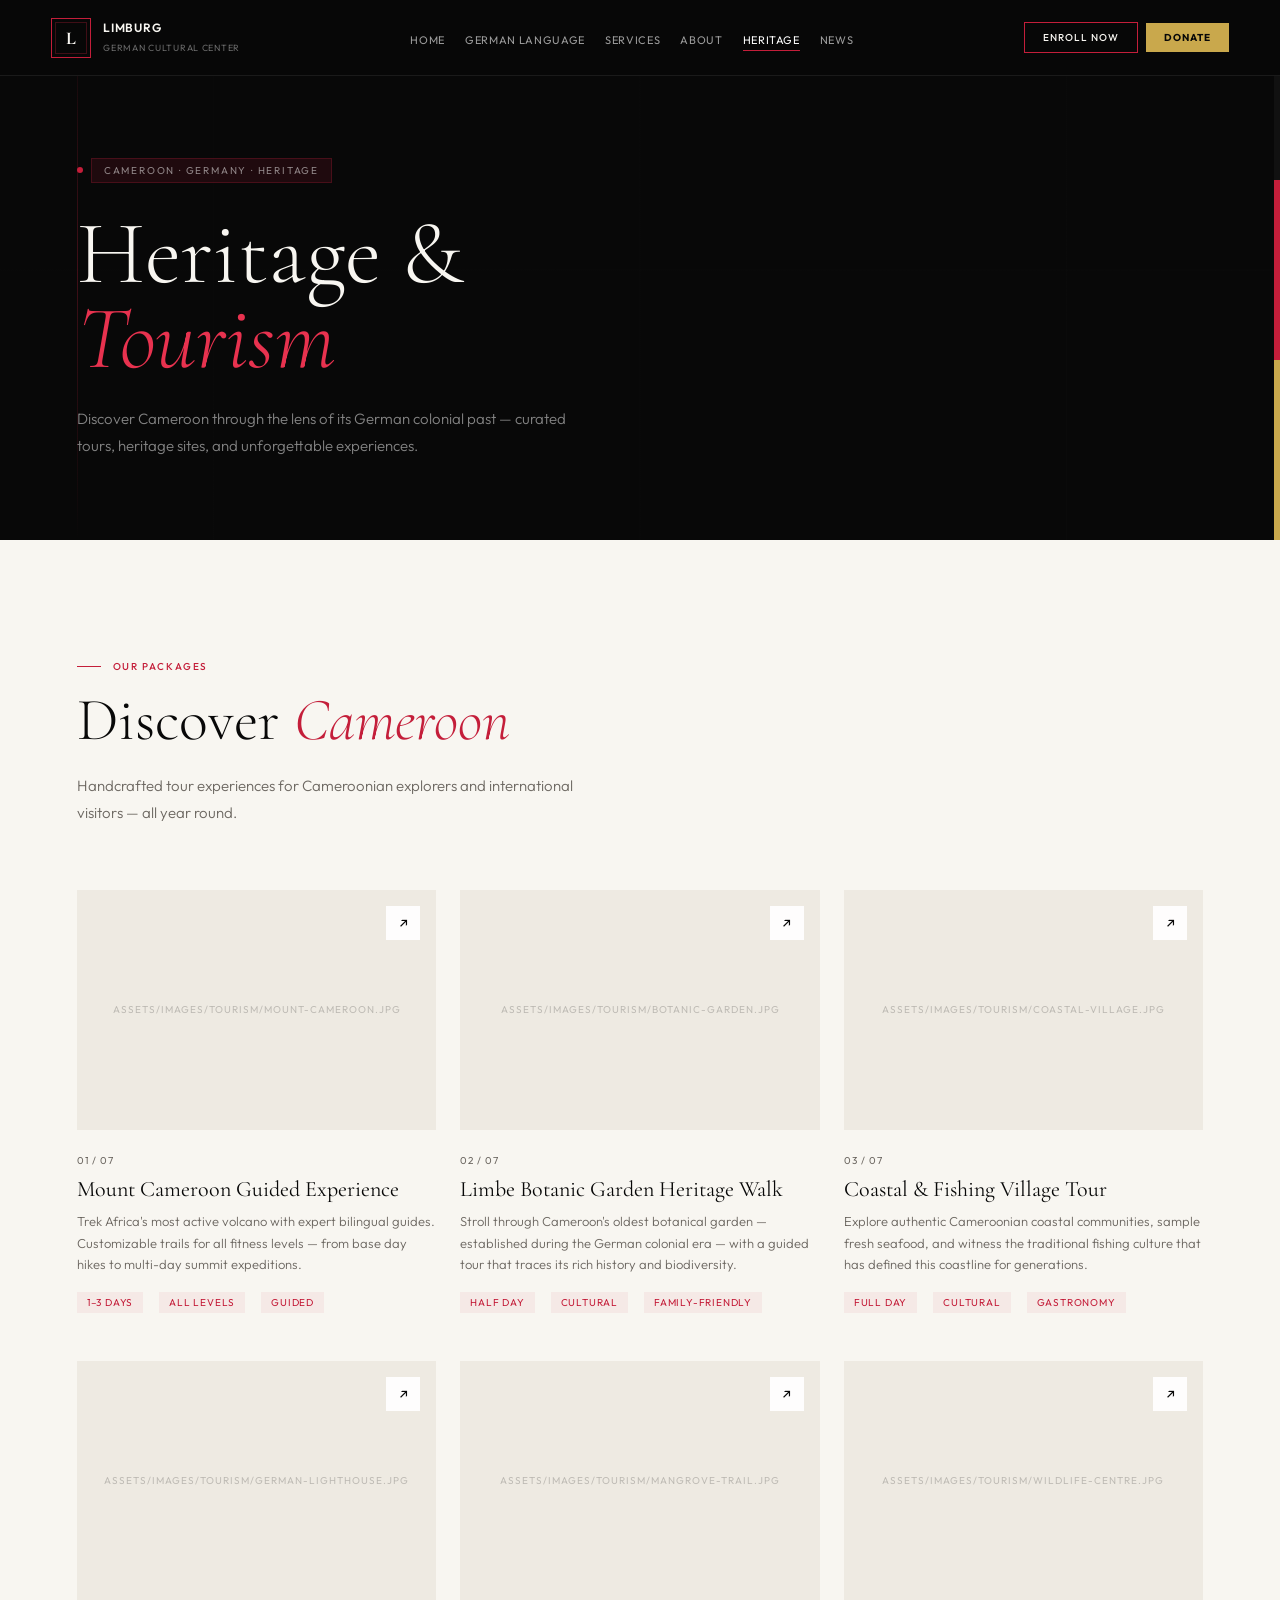
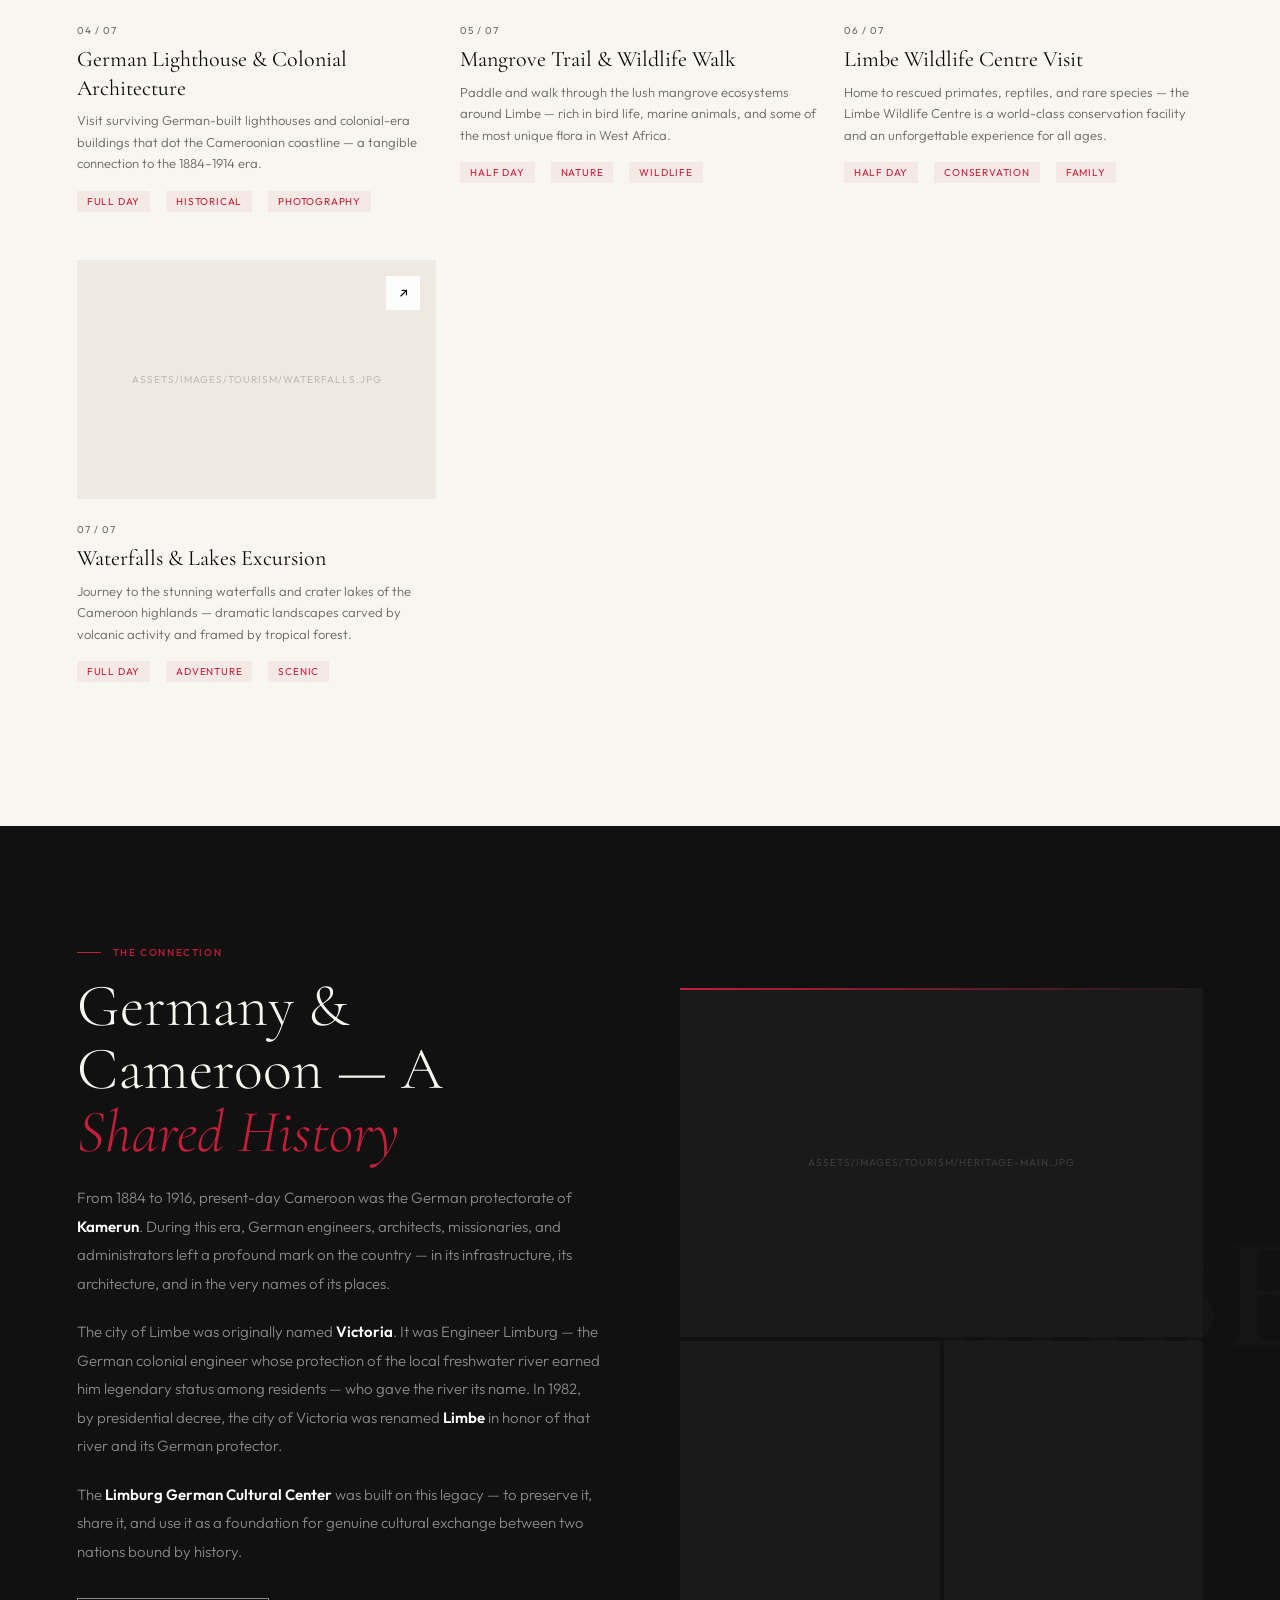
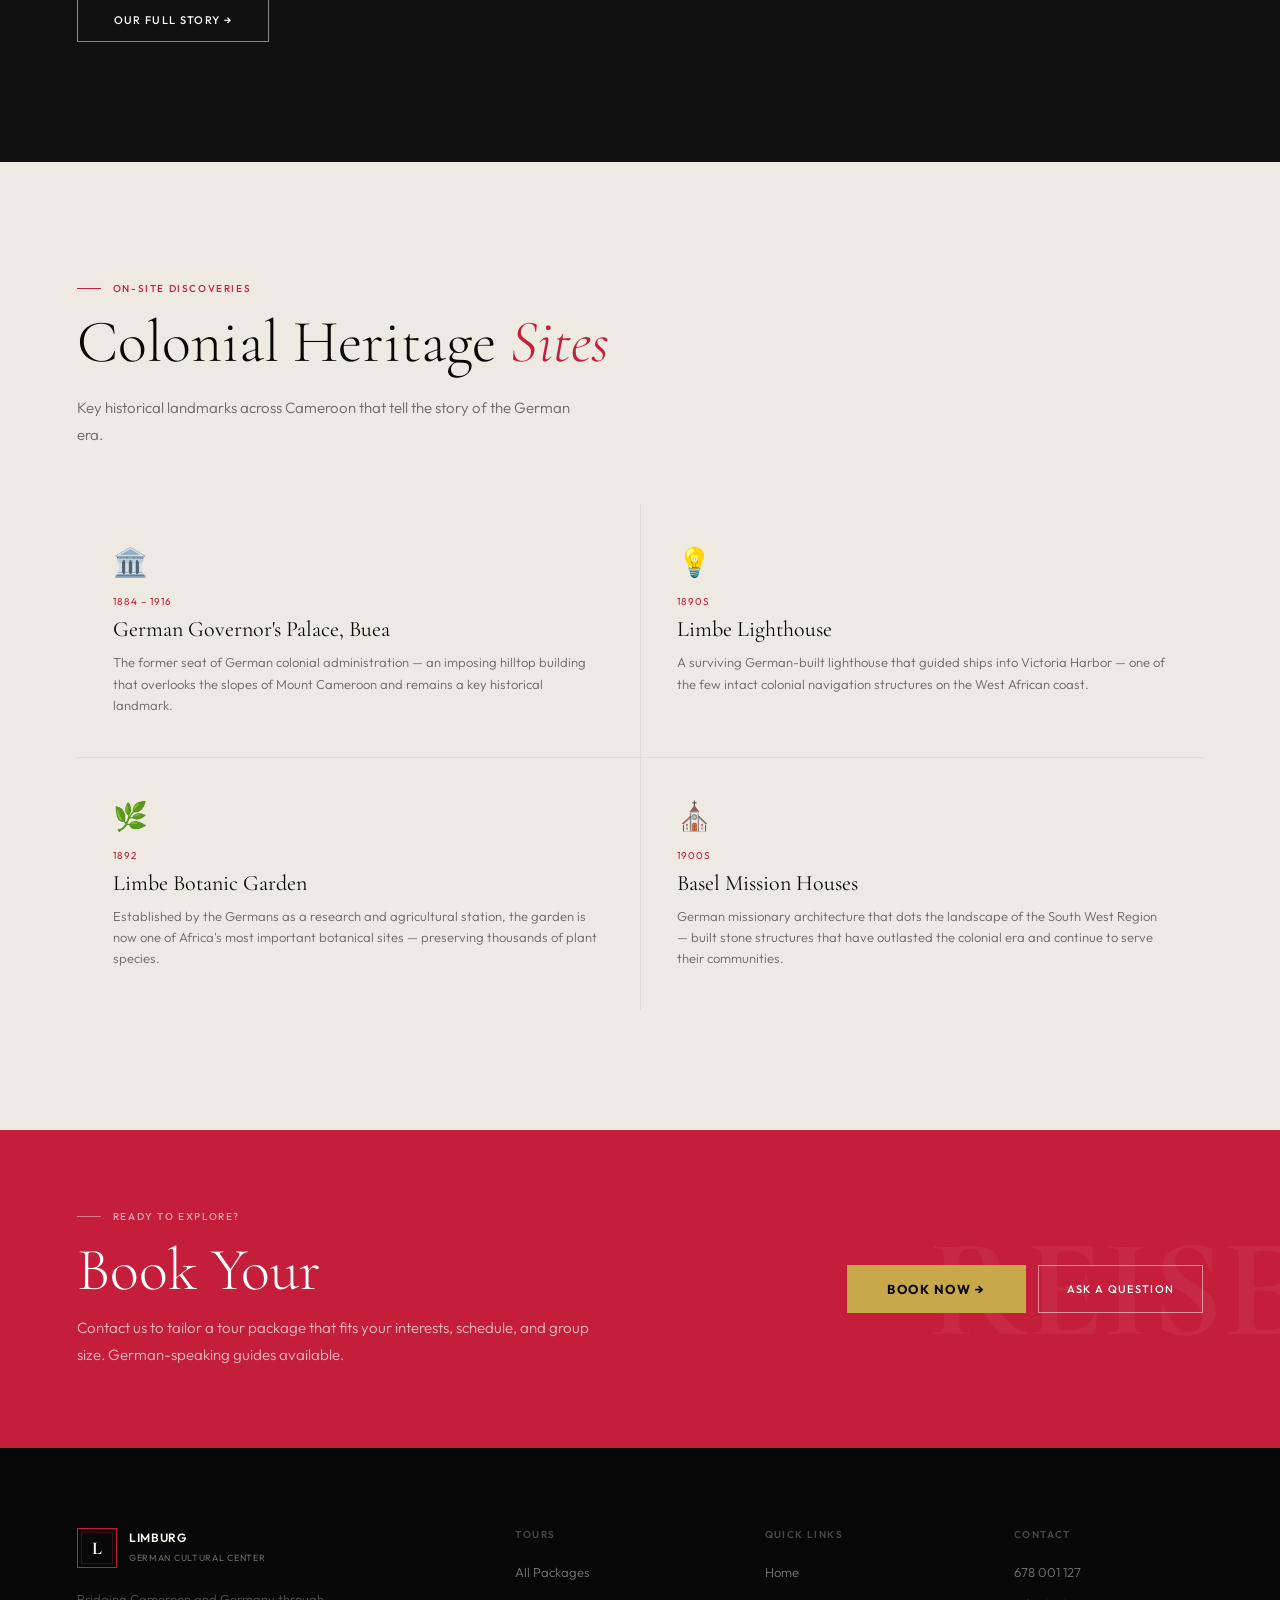
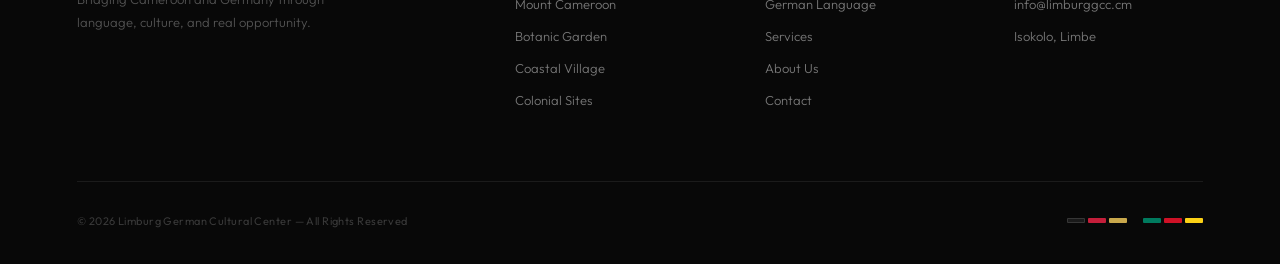
<file: pages/heritage.html>
<!DOCTYPE html>
<html lang="en">
<head>
<meta charset="UTF-8">
<meta name="viewport" content="width=device-width, initial-scale=1.0">
<title>Heritage &amp; Tourism — Limburg German Cultural Center</title>
<link href="https://fonts.googleapis.com/css2?family=Cormorant+Garamond:ital,wght@0,300;0,400;0,600;0,700;1,300;1,400&family=Outfit:wght@300;400;500;600&display=swap" rel="stylesheet">
<link rel="stylesheet" href="../assets/css/shared.css">
<style>

/* =============================================================
   HERITAGE PAGE — page-specific styles
   ============================================================= */

/* ── HERO BACKGROUND IMAGE ──────────────────────────────────────
   Save the building/landscape photo as: assets/images/hero/heritage-hero.jpg
   Then uncomment the background-image line below.
   ────────────────────────────────────────────────────────────── */
.page-hero {
  background-size: cover;
  background-position: center center;
  /* background-image: url('../assets/images/hero/heritage-hero.jpg'); */
}

/* ── TOUR CARDS GRID ── */
.tours-section { background: var(--white); }
.tours-grid    { display: grid; grid-template-columns: repeat(3, 1fr); gap: 24px; margin-top: 64px; }
.tour-card     { position: relative; overflow: hidden; cursor: pointer; display: flex; flex-direction: column; }

/* Tour image slot */
.tour-img {
  width: 100%; aspect-ratio: 3/2;
  background: var(--off); overflow: hidden; position: relative;
  flex-shrink: 0; transition: transform 0.5s ease;
}
.tour-card:hover .tour-img { transform: scale(1.04); }
.tour-img-label {
  position: absolute; inset: 0; display: flex; align-items: center;
  justify-content: center; font-size: 10px; letter-spacing: 0.1em;
  text-transform: uppercase; color: rgba(0,0,0,0.2);
  font-family: 'Outfit', sans-serif;
}
/*
  HOW TO ADD TOUR IMAGES:
  1. Save each photo to: assets/images/tourism/
  2. Replace <div class="tour-img"> contents with:
     <img src="../assets/images/tourism/mount-cameroon.jpg" alt="Mount Cameroon">
*/
.tour-arrow {
  position: absolute; top: 16px; right: 16px; z-index: 2;
  width: 34px; height: 34px; background: rgba(255,255,255,0.92);
  display: flex; align-items: center; justify-content: center;
  font-size: 14px; color: var(--black); transition: all 0.3s;
}
.tour-card:hover .tour-arrow { background: var(--red); color: #fff; }

.tour-body { padding: 24px 0; flex: 1; }
.tour-num  { font-size: 10px; color: var(--gray); letter-spacing: 0.1em; text-transform: uppercase; margin-bottom: 8px; }
.tour-title { font-family: 'Cormorant Garamond', serif; font-size: 22px; font-weight: 400; color: var(--black); margin-bottom: 8px; line-height: 1.3; }
.tour-desc  { font-size: 13px; color: var(--gray); line-height: 1.65; font-weight: 300; margin-bottom: 16px; }
.tour-meta  { display: flex; gap: 16px; flex-wrap: wrap; }
.tour-tag   { font-size: 10px; letter-spacing: 0.08em; text-transform: uppercase; color: var(--red); background: rgba(196,30,58,0.06); padding: 4px 10px; }

/* ── HERITAGE HISTORY ── */
.heritage-story { background: var(--black2); overflow: hidden; position: relative; }
.heritage-story::before {
  content: 'ERBE'; position: absolute; right: -30px; top: 50%; transform: translateY(-50%);
  font-family: 'Cormorant Garamond', serif; font-size: 160px; font-weight: 700;
  color: rgba(255,255,255,0.02); white-space: nowrap; pointer-events: none;
}
.heritage-story-grid { display: grid; grid-template-columns: 1fr 1fr; gap: 80px; align-items: center; position: relative; z-index: 1; }
.heritage-story .s-title { color: var(--white); }
.heritage-story .s-sub   { color: rgba(255,255,255,0.4); max-width: 100%; }
.heritage-story-text p   { font-size: 15px; color: rgba(255,255,255,0.5); line-height: 1.9; font-weight: 300; margin-bottom: 20px; }
.heritage-story-text p strong { color: #fff; font-weight: 600; }

/* Heritage visual panel */
.heritage-visual { display: flex; flex-direction: column; gap: 4px; }
.heritage-img-main {
  /*
    MAIN HERITAGE IMAGE
    FILE: assets/images/tourism/heritage-main.jpg
    Replace this div with:
    <img src="../assets/images/tourism/heritage-main.jpg" alt="German Colonial Heritage">
  */
  aspect-ratio: 3/2; background: var(--black3);
  display: flex; align-items: center; justify-content: center;
  font-size: 10px; color: rgba(255,255,255,0.15); letter-spacing: 0.1em;
  text-transform: uppercase; position: relative;
}
.heritage-img-main::after { content: ''; position: absolute; top: 0; left: 0; right: 0; height: 2px; background: linear-gradient(to right, var(--red), transparent); }
.heritage-img-row { display: grid; grid-template-columns: 1fr 1fr; gap: 4px; }
.heritage-img-sm  { aspect-ratio: 1; background: var(--black3); }

/* ── COLONIAL SITES ── */
.sites-section { background: var(--off); }
.sites-grid    { display: grid; grid-template-columns: repeat(2, 1fr); gap: 1px; background: rgba(0,0,0,0.06); margin-top: 56px; }
.site-card     { background: var(--off); padding: 40px 36px; transition: background 0.3s; }
.site-card:hover { background: var(--black); }
.site-card:hover .site-title { color: #fff; }
.site-card:hover .site-desc  { color: rgba(255,255,255,0.45); }
.site-card:hover .site-era   { color: rgba(255,255,255,0.25); }
.site-icon   { font-size: 28px; margin-bottom: 16px; }
.site-era    { font-size: 10px; letter-spacing: 0.1em; text-transform: uppercase; color: var(--red); margin-bottom: 8px; transition: color 0.3s; }
.site-title  { font-family: 'Cormorant Garamond', serif; font-size: 22px; font-weight: 400; color: var(--black); margin-bottom: 10px; transition: color 0.3s; }
.site-desc   { font-size: 13px; color: var(--gray); line-height: 1.65; font-weight: 300; transition: color 0.3s; }

/* ── TOUR PACKAGES CTA ── */
.packages-section { background: var(--red); padding: 80px 6%; position: relative; overflow: hidden; }
.packages-section::after { content: 'REISE'; position: absolute; right: -20px; top: 50%; transform: translateY(-50%); font-family: 'Cormorant Garamond', serif; font-size: 140px; font-weight: 700; color: rgba(255,255,255,0.05); white-space: nowrap; pointer-events: none; }
.packages-inner { display: flex; justify-content: space-between; align-items: center; gap: 48px; flex-wrap: wrap; position: relative; z-index: 1; }
.packages-text .s-label { color: rgba(255,255,255,0.6); }
.packages-text .s-label::before { background: rgba(255,255,255,0.4); }
.packages-text .s-title { color: #fff; margin-bottom: 12px; }
.packages-text .s-sub   { color: rgba(255,255,255,0.7); }

/* ── RESPONSIVE ── */
@media (max-width: 1024px) {
  .tours-grid { grid-template-columns: 1fr 1fr; }
  .heritage-story-grid { grid-template-columns: 1fr; gap: 40px; }
  .sites-grid { grid-template-columns: 1fr; }
}
@media (max-width: 600px) {
  .tours-grid { grid-template-columns: 1fr; }
}
</style>
</head>
<body>

<!-- ==================== NAVIGATION ==================== -->
<nav id="navbar">
  <a class="nav-logo" href="../index.html">
    <div class="logo-emblem"><span>L</span></div>
    <div class="logo-text"><strong>Limburg</strong><span>German Cultural Center</span></div>
  </a>
  <ul class="nav-menu">
    <li><a href="../index.html">Home</a></li>
    <li><a href="german-language.html">German Language</a></li>
    <li><a href="services.html">Services</a></li>
    <li><a href="about.html">About</a></li>
    <li><a href="heritage.html" class="active">Heritage</a></li>
    <li><a href="news.html">News</a></li>
  </ul>
  <div class="nav-right">
    <a href="german-language.html#register" class="nav-btn">Enroll Now</a>
    <a href="../index.html#donate" class="nav-donate">Donate</a>
  </div>
  <button class="nav-hamburger" id="hamburger" aria-label="Open menu"
    onclick="var d=document.getElementById('mobileMenu');d.style.display=d.style.display==='block'?'none':'block'">
    <span></span><span></span><span></span>
  </button>
</nav>
<div id="mobileMenu" class="mobile-menu">
  <ul>
    <li><a href="../index.html"        onclick="document.getElementById('mobileMenu').style.display='none'">Home</a></li>
    <li><a href="german-language.html" onclick="document.getElementById('mobileMenu').style.display='none'">German Language</a></li>
    <li><a href="services.html"        onclick="document.getElementById('mobileMenu').style.display='none'">Services</a></li>
    <li><a href="about.html"           onclick="document.getElementById('mobileMenu').style.display='none'">About</a></li>
    <li><a href="heritage.html"        onclick="document.getElementById('mobileMenu').style.display='none'">Heritage</a></li>
    <li><a href="news.html"            onclick="document.getElementById('mobileMenu').style.display='none'">News</a></li>
  </ul>
  <div class="mobile-menu-btns">
    <a href="german-language.html#register" style="background:transparent;border:1px solid #C41E3A;color:#fff;padding:10px 22px;font-size:11px;font-weight:500;letter-spacing:0.1em;text-transform:uppercase;">Enroll Now</a>
    <a href="../index.html#donate" style="background:#C9A84C;color:#080808;padding:10px 20px;font-size:11px;font-weight:700;letter-spacing:0.1em;text-transform:uppercase;">Donate</a>
  </div>
</div>


<!-- ==================== PAGE HERO ==================== -->
<div class="page-hero">
  <div class="page-hero-geo">
    <svg viewBox="0 0 1200 800" preserveAspectRatio="xMidYMid slice" xmlns="http://www.w3.org/2000/svg">
      <line x1="0" y1="200" x2="1200" y2="200" stroke="white" stroke-width="0.5"/>
      <line x1="0" y1="400" x2="1200" y2="400" stroke="white" stroke-width="0.5"/>
      <line x1="200" y1="0" x2="200" y2="800" stroke="white" stroke-width="0.5"/>
      <line x1="600" y1="0" x2="600" y2="800" stroke="white" stroke-width="0.5"/>
      <line x1="1000" y1="0" x2="1000" y2="800" stroke="white" stroke-width="0.5"/>
    </svg>
  </div>
  <div class="page-hero-flag"><div class="f1"></div><div class="f2"></div><div class="f3"></div></div>
  <div class="page-hero-line"></div>
  <div class="page-hero-content">
    <div class="page-hero-tag"><div class="page-hero-dot"></div><div class="page-hero-tag-text">Cameroon · Germany · Heritage</div></div>
    <h1 class="page-hero-title">Heritage &amp;<br><em>Tourism</em></h1>
    <p class="page-hero-sub">Discover Cameroon through the lens of its German colonial past — curated tours, heritage sites, and unforgettable experiences.</p>
  </div>
</div>


<!-- ==================== TOUR CARDS ==================== -->
<section class="tours-section" id="tours">
  <div class="s-label">Our Packages</div>
  <h2 class="s-title">Discover <em>Cameroon</em></h2>
  <p class="s-sub">Handcrafted tour experiences for Cameroonian explorers and international visitors — all year round.</p>

  <div class="tours-grid">

    <!-- TOUR 1 — TO EDIT: Update each tour card with real details -->
    <div class="tour-card">
      <div style="position:relative;overflow:hidden">
        <div class="tour-img">
          <!--
            IMAGE: Mount Cameroon
            FILE:  assets/images/tourism/mount-cameroon.jpg
            Replace with: <img src="../assets/images/tourism/mount-cameroon.jpg" alt="Mount Cameroon">
          -->
          <div class="tour-img-label">assets/images/tourism/mount-cameroon.jpg</div>
        </div>
        <div class="tour-arrow">↗</div>
      </div>
      <div class="tour-body">
        <div class="tour-num">01 / 07</div>
        <h3 class="tour-title">Mount Cameroon Guided Experience</h3>
        <p class="tour-desc">Trek Africa's most active volcano with expert bilingual guides. Customizable trails for all fitness levels — from base day hikes to multi-day summit expeditions.</p>
        <div class="tour-meta">
          <span class="tour-tag">1–3 Days</span>
          <span class="tour-tag">All Levels</span>
          <span class="tour-tag">Guided</span>
        </div>
      </div>
    </div>

    <!-- TOUR 2 -->
    <div class="tour-card">
      <div style="position:relative;overflow:hidden">
        <div class="tour-img">
          <!--
            FILE: assets/images/tourism/botanic-garden.jpg
          -->
          <div class="tour-img-label">assets/images/tourism/botanic-garden.jpg</div>
        </div>
        <div class="tour-arrow">↗</div>
      </div>
      <div class="tour-body">
        <div class="tour-num">02 / 07</div>
        <h3 class="tour-title">Limbe Botanic Garden Heritage Walk</h3>
        <p class="tour-desc">Stroll through Cameroon's oldest botanical garden — established during the German colonial era — with a guided tour that traces its rich history and biodiversity.</p>
        <div class="tour-meta">
          <span class="tour-tag">Half Day</span>
          <span class="tour-tag">Cultural</span>
          <span class="tour-tag">Family-Friendly</span>
        </div>
      </div>
    </div>

    <!-- TOUR 3 -->
    <div class="tour-card">
      <div style="position:relative;overflow:hidden">
        <div class="tour-img">
          <!-- FILE: assets/images/tourism/coastal-village.jpg -->
          <div class="tour-img-label">assets/images/tourism/coastal-village.jpg</div>
        </div>
        <div class="tour-arrow">↗</div>
      </div>
      <div class="tour-body">
        <div class="tour-num">03 / 07</div>
        <h3 class="tour-title">Coastal &amp; Fishing Village Tour</h3>
        <p class="tour-desc">Explore authentic Cameroonian coastal communities, sample fresh seafood, and witness the traditional fishing culture that has defined this coastline for generations.</p>
        <div class="tour-meta">
          <span class="tour-tag">Full Day</span>
          <span class="tour-tag">Cultural</span>
          <span class="tour-tag">Gastronomy</span>
        </div>
      </div>
    </div>

    <!-- TOUR 4 -->
    <div class="tour-card">
      <div style="position:relative;overflow:hidden">
        <div class="tour-img">
          <!-- FILE: assets/images/tourism/german-lighthouse.jpg -->
          <div class="tour-img-label">assets/images/tourism/german-lighthouse.jpg</div>
        </div>
        <div class="tour-arrow">↗</div>
      </div>
      <div class="tour-body">
        <div class="tour-num">04 / 07</div>
        <h3 class="tour-title">German Lighthouse &amp; Colonial Architecture</h3>
        <p class="tour-desc">Visit surviving German-built lighthouses and colonial-era buildings that dot the Cameroonian coastline — a tangible connection to the 1884–1914 era.</p>
        <div class="tour-meta">
          <span class="tour-tag">Full Day</span>
          <span class="tour-tag">Historical</span>
          <span class="tour-tag">Photography</span>
        </div>
      </div>
    </div>

    <!-- TOUR 5 -->
    <div class="tour-card">
      <div style="position:relative;overflow:hidden">
        <div class="tour-img">
          <!-- FILE: assets/images/tourism/mangrove-trail.jpg -->
          <div class="tour-img-label">assets/images/tourism/mangrove-trail.jpg</div>
        </div>
        <div class="tour-arrow">↗</div>
      </div>
      <div class="tour-body">
        <div class="tour-num">05 / 07</div>
        <h3 class="tour-title">Mangrove Trail &amp; Wildlife Walk</h3>
        <p class="tour-desc">Paddle and walk through the lush mangrove ecosystems around Limbe — rich in bird life, marine animals, and some of the most unique flora in West Africa.</p>
        <div class="tour-meta">
          <span class="tour-tag">Half Day</span>
          <span class="tour-tag">Nature</span>
          <span class="tour-tag">Wildlife</span>
        </div>
      </div>
    </div>

    <!-- TOUR 6 -->
    <div class="tour-card">
      <div style="position:relative;overflow:hidden">
        <div class="tour-img">
          <!-- FILE: assets/images/tourism/wildlife-centre.jpg -->
          <div class="tour-img-label">assets/images/tourism/wildlife-centre.jpg</div>
        </div>
        <div class="tour-arrow">↗</div>
      </div>
      <div class="tour-body">
        <div class="tour-num">06 / 07</div>
        <h3 class="tour-title">Limbe Wildlife Centre Visit</h3>
        <p class="tour-desc">Home to rescued primates, reptiles, and rare species — the Limbe Wildlife Centre is a world-class conservation facility and an unforgettable experience for all ages.</p>
        <div class="tour-meta">
          <span class="tour-tag">Half Day</span>
          <span class="tour-tag">Conservation</span>
          <span class="tour-tag">Family</span>
        </div>
      </div>
    </div>

    <!-- TOUR 7 -->
    <div class="tour-card">
      <div style="position:relative;overflow:hidden">
        <div class="tour-img">
          <!-- FILE: assets/images/tourism/waterfalls.jpg -->
          <div class="tour-img-label">assets/images/tourism/waterfalls.jpg</div>
        </div>
        <div class="tour-arrow">↗</div>
      </div>
      <div class="tour-body">
        <div class="tour-num">07 / 07</div>
        <h3 class="tour-title">Waterfalls &amp; Lakes Excursion</h3>
        <p class="tour-desc">Journey to the stunning waterfalls and crater lakes of the Cameroon highlands — dramatic landscapes carved by volcanic activity and framed by tropical forest.</p>
        <div class="tour-meta">
          <span class="tour-tag">Full Day</span>
          <span class="tour-tag">Adventure</span>
          <span class="tour-tag">Scenic</span>
        </div>
      </div>
    </div>

  </div>
</section>


<!-- ==================== HERITAGE STORY ==================== -->
<section class="heritage-story">
  <div class="heritage-story-grid">
    <div class="heritage-story-text">
      <div class="s-label">The Connection</div>
      <h2 class="s-title" style="color:var(--white)">Germany &amp; Cameroon — A <em>Shared History</em></h2>
      <p>From 1884 to 1916, present-day Cameroon was the German protectorate of <strong>Kamerun</strong>. During this era, German engineers, architects, missionaries, and administrators left a profound mark on the country — in its infrastructure, its architecture, and in the very names of its places.</p>
      <p>The city of Limbe was originally named <strong>Victoria</strong>. It was Engineer Limburg — the German colonial engineer whose protection of the local freshwater river earned him legendary status among residents — who gave the river its name. In 1982, by presidential decree, the city of Victoria was renamed <strong>Limbe</strong> in honor of that river and its German protector.</p>
      <p>The <strong>Limburg German Cultural Center</strong> was built on this legacy — to preserve it, share it, and use it as a foundation for genuine cultural exchange between two nations bound by history.</p>
      <a href="about.html" class="btn-white-outline" style="margin-top:12px;display:inline-block">Our Full Story →</a>
    </div>
    <div class="heritage-visual">
      <div class="heritage-img-main">
        <!--
          HERITAGE MAIN IMAGE: German colonial era photo or building
          FILE: assets/images/tourism/heritage-main.jpg
          Replace with: <img src="../assets/images/tourism/heritage-main.jpg" alt="German Colonial Heritage">
        -->
        assets/images/tourism/heritage-main.jpg
      </div>
      <div class="heritage-img-row">
        <div class="heritage-img-sm">
          <!-- FILE: assets/images/tourism/heritage-sm-1.jpg -->
        </div>
        <div class="heritage-img-sm">
          <!-- FILE: assets/images/tourism/heritage-sm-2.jpg -->
        </div>
      </div>
    </div>
  </div>
</section>


<!-- ==================== COLONIAL HERITAGE SITES ==================== -->
<section class="sites-section">
  <div class="s-label">On-Site Discoveries</div>
  <h2 class="s-title">Colonial Heritage <em>Sites</em></h2>
  <p class="s-sub">Key historical landmarks across Cameroon that tell the story of the German era.</p>
  <div class="sites-grid">
    <!-- TO EDIT: Update site names, eras, and descriptions -->
    <div class="site-card">
      <div class="site-icon">🏛️</div>
      <div class="site-era">1884 – 1916</div>
      <div class="site-title">German Governor's Palace, Buea</div>
      <p class="site-desc">The former seat of German colonial administration — an imposing hilltop building that overlooks the slopes of Mount Cameroon and remains a key historical landmark.</p>
    </div>
    <div class="site-card">
      <div class="site-icon">💡</div>
      <div class="site-era">1890s</div>
      <div class="site-title">Limbe Lighthouse</div>
      <p class="site-desc">A surviving German-built lighthouse that guided ships into Victoria Harbor — one of the few intact colonial navigation structures on the West African coast.</p>
    </div>
    <div class="site-card">
      <div class="site-icon">🌿</div>
      <div class="site-era">1892</div>
      <div class="site-title">Limbe Botanic Garden</div>
      <p class="site-desc">Established by the Germans as a research and agricultural station, the garden is now one of Africa's most important botanical sites — preserving thousands of plant species.</p>
    </div>
    <div class="site-card">
      <div class="site-icon">⛪</div>
      <div class="site-era">1900s</div>
      <div class="site-title">Basel Mission Houses</div>
      <p class="site-desc">German missionary architecture that dots the landscape of the South West Region — built stone structures that have outlasted the colonial era and continue to serve their communities.</p>
    </div>
  </div>
</section>


<!-- ==================== BOOK A TOUR CTA ==================== -->
<div class="packages-section">
  <div class="packages-inner">
    <div class="packages-text">
      <div class="s-label">Ready to Explore?</div>
      <h2 class="s-title">Book Your <em>Tour</em></h2>
      <!-- TO EDIT: Update call-to-action text -->
      <p class="s-sub">Contact us to tailor a tour package that fits your interests, schedule, and group size. German-speaking guides available.</p>
    </div>
    <div style="display:flex;gap:12px;flex-wrap:wrap;flex-shrink:0">
      <a href="contact.html" class="btn-donate" style="font-size:13px;padding:16px 40px">Book Now →</a>
      <a href="contact.html" class="btn-white-outline" style="font-size:11px;padding:16px 28px">Ask a Question</a>
    </div>
  </div>
</div>


<!-- ==================== FOOTER ==================== -->
<footer>
  <div class="footer-top">
    <div class="footer-brand">
      <a class="nav-logo" href="../index.html" style="text-decoration:none">
        <div class="logo-emblem"><span>L</span></div>
        <div class="logo-text"><strong>Limburg</strong><span>German Cultural Center</span></div>
      </a>
      <p>Bridging Cameroon and Germany through language, culture, and real opportunity.</p>
    </div>
    <div class="footer-col">
      <h5>Tours</h5>
      <ul>
        <li><a href="#tours">All Packages</a></li>
        <li><a href="#tours">Mount Cameroon</a></li>
        <li><a href="#tours">Botanic Garden</a></li>
        <li><a href="#tours">Coastal Village</a></li>
        <li><a href="#tours">Colonial Sites</a></li>
      </ul>
    </div>
    <div class="footer-col">
      <h5>Quick Links</h5>
      <ul>
        <li><a href="../index.html">Home</a></li>
        <li><a href="german-language.html">German Language</a></li>
        <li><a href="services.html">Services</a></li>
        <li><a href="about.html">About Us</a></li>
        <li><a href="contact.html">Contact</a></li>
      </ul>
    </div>
    <div class="footer-col">
      <h5>Contact</h5>
      <ul>
        <li><a href="tel:+237678001127">678 001 127</a></li>
        <li><a href="mailto:info@limburggermanculturalcenter.cm">info@limburggcc.cm</a></li>
        <li><a href="contact.html">Isokolo, Limbe</a></li>
      </ul>
    </div>
  </div>
  <div class="footer-bottom">
    <p>© 2026 Limburg German Cultural Center — All Rights Reserved</p>
    <div class="footer-flags">
      <div class="flag" title="Germany"><span style="background:#1a1a1a;border:1px solid rgba(255,255,255,0.12)"></span><span style="background:#C41E3A"></span><span style="background:#C9A84C"></span></div>
      <div class="flag" title="Cameroon"><span style="background:#007A5E"></span><span style="background:#CE1126"></span><span style="background:#FCD116"></span></div>
    </div>
  </div>
</footer>

<script>
document.querySelectorAll('a[href^="#"]').forEach(function(a) {
  a.addEventListener('click', function(e) {
    var id = a.getAttribute('href').replace('#','');
    if (!id) return;
    var el = document.getElementById(id);
    if (!el) return;
    e.preventDefault();
    el.scrollIntoView({ behavior:'smooth', block:'start' });
    setTimeout(function(){ window.scrollBy(0,-76); }, 10);
  });
});
</script>
</body>
</html>
</file>
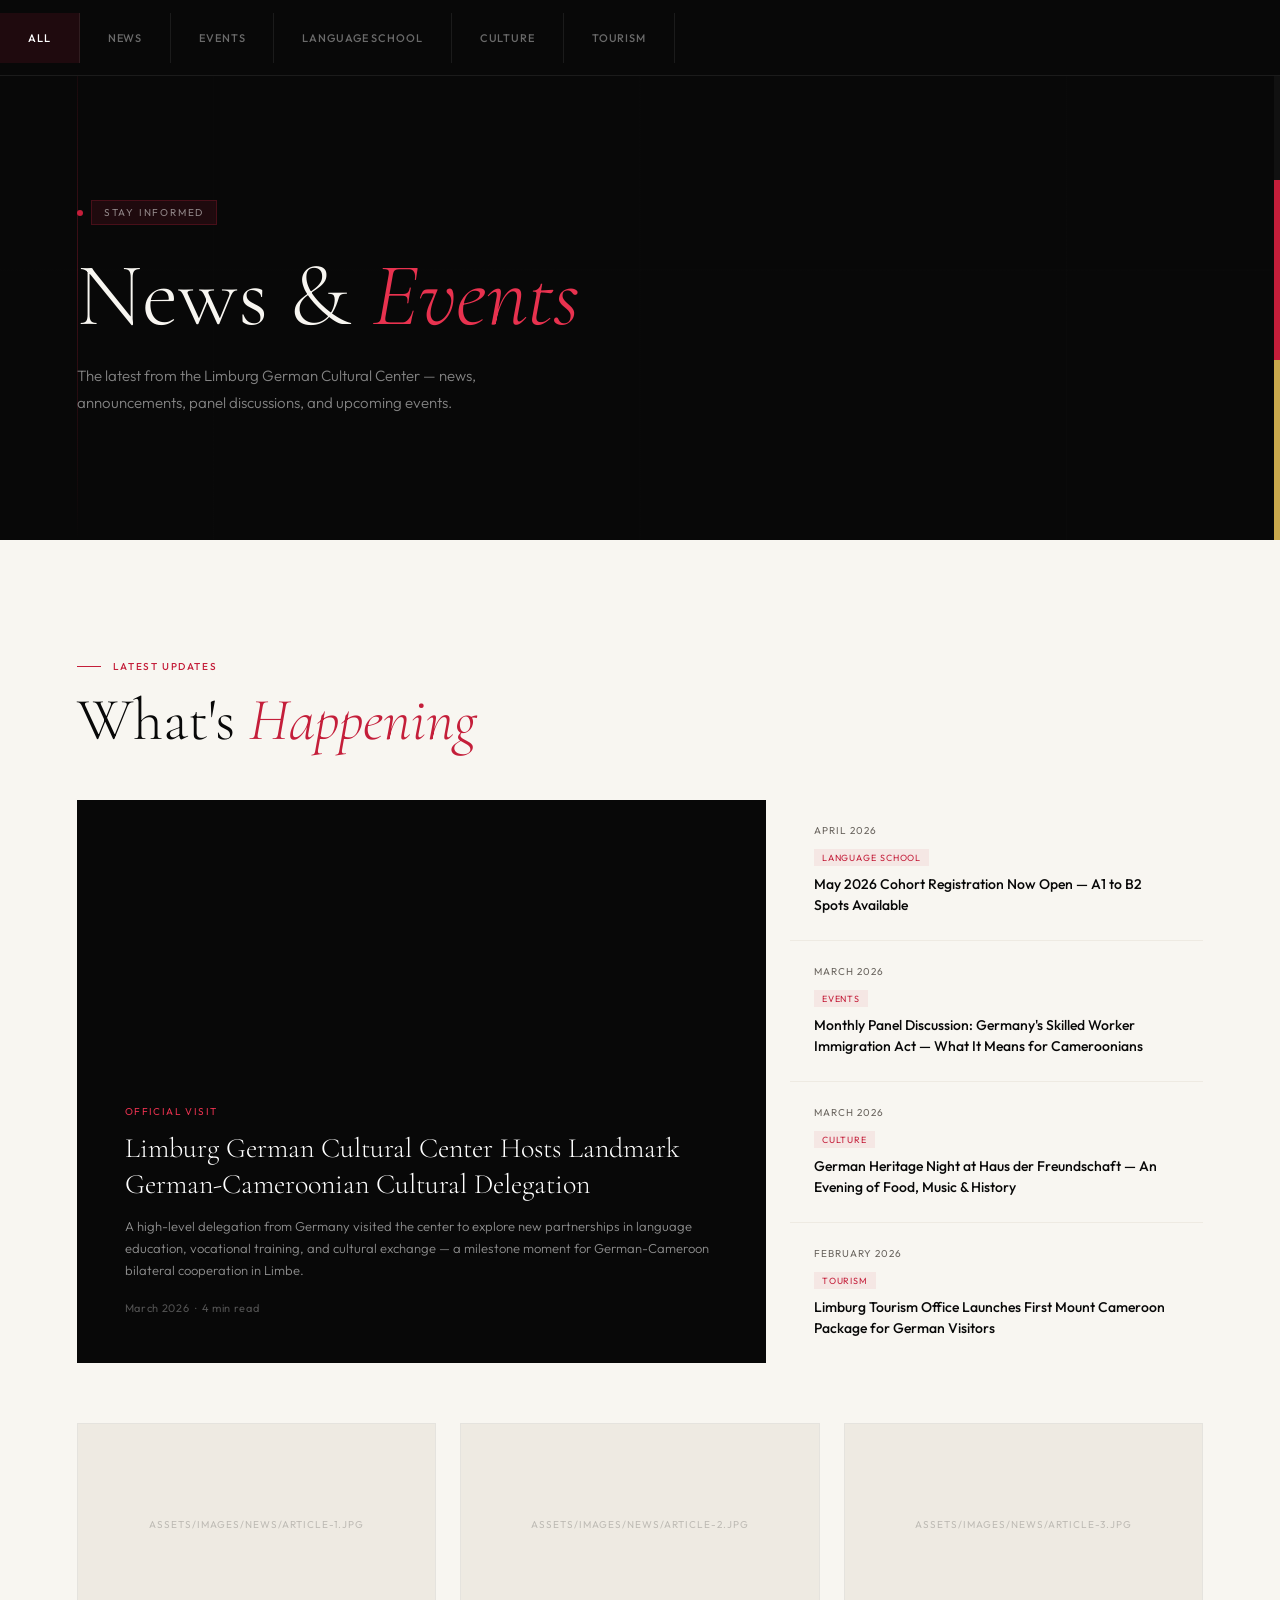
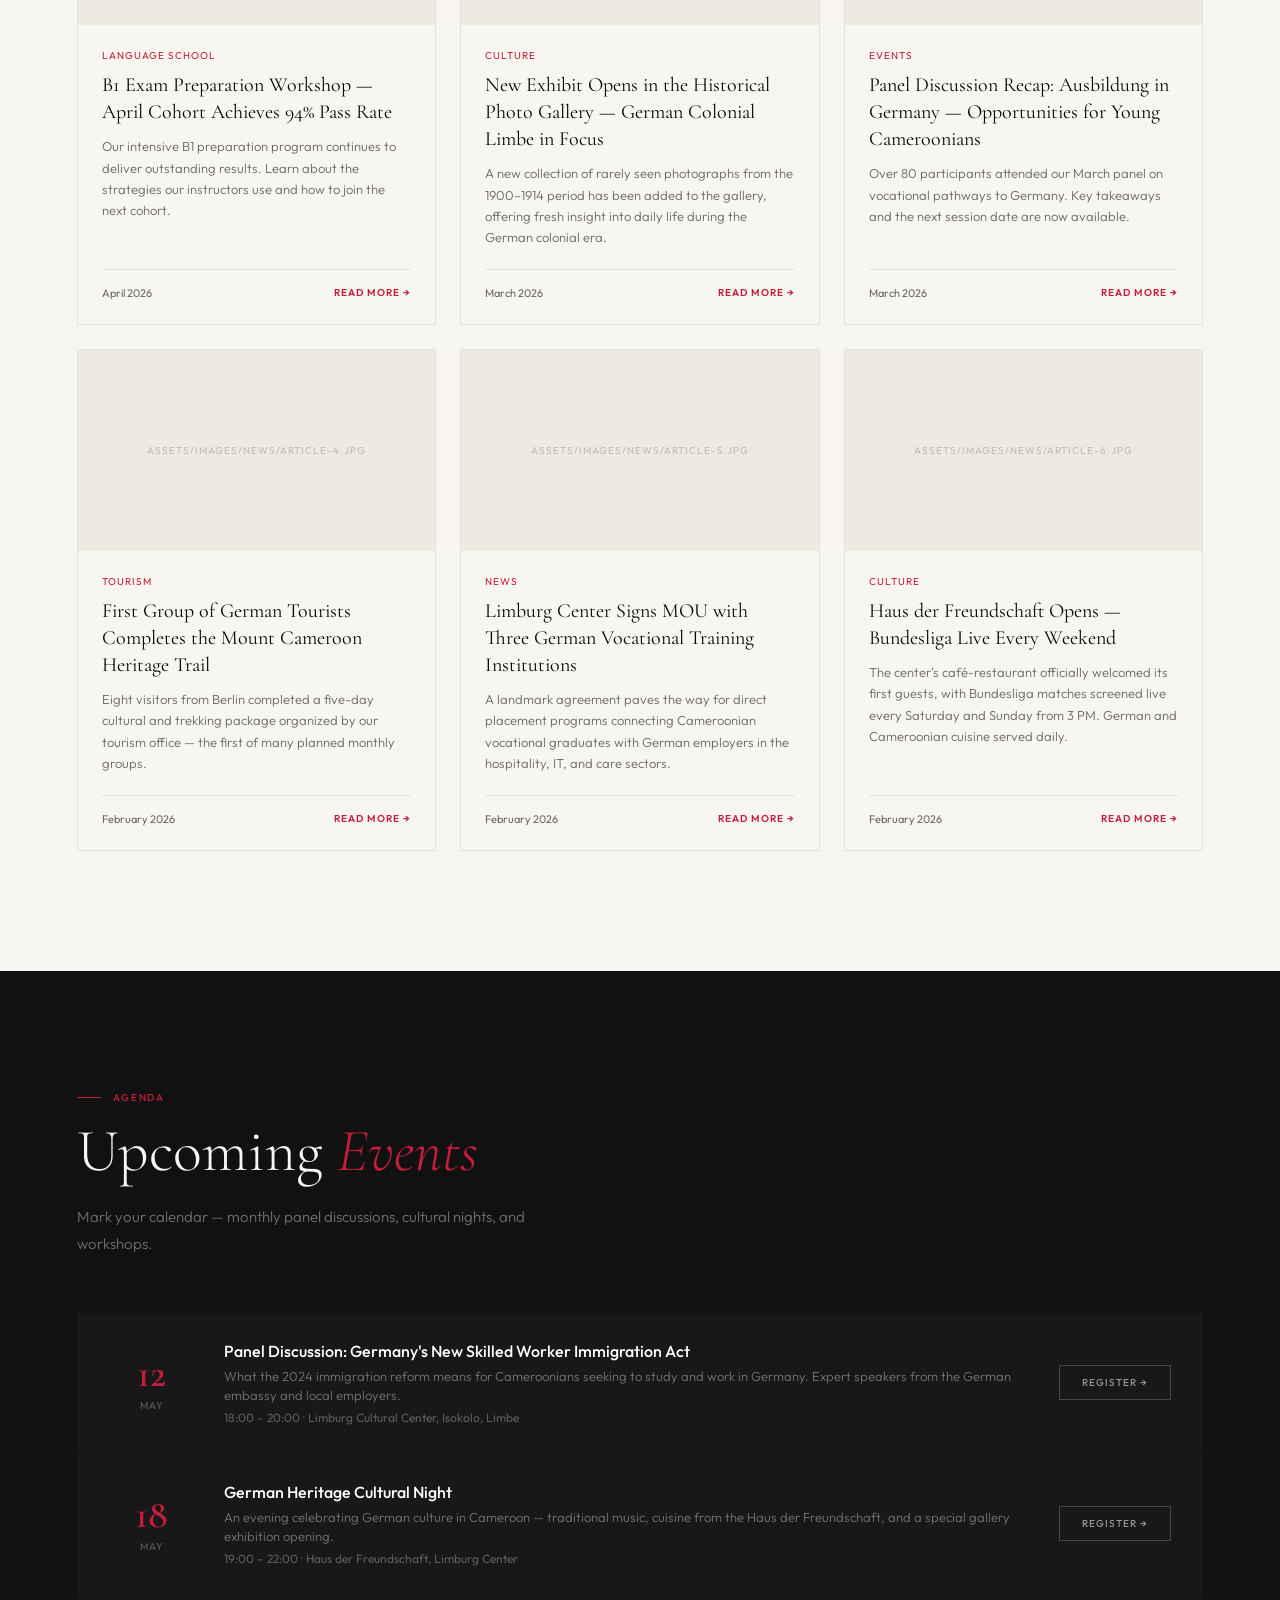
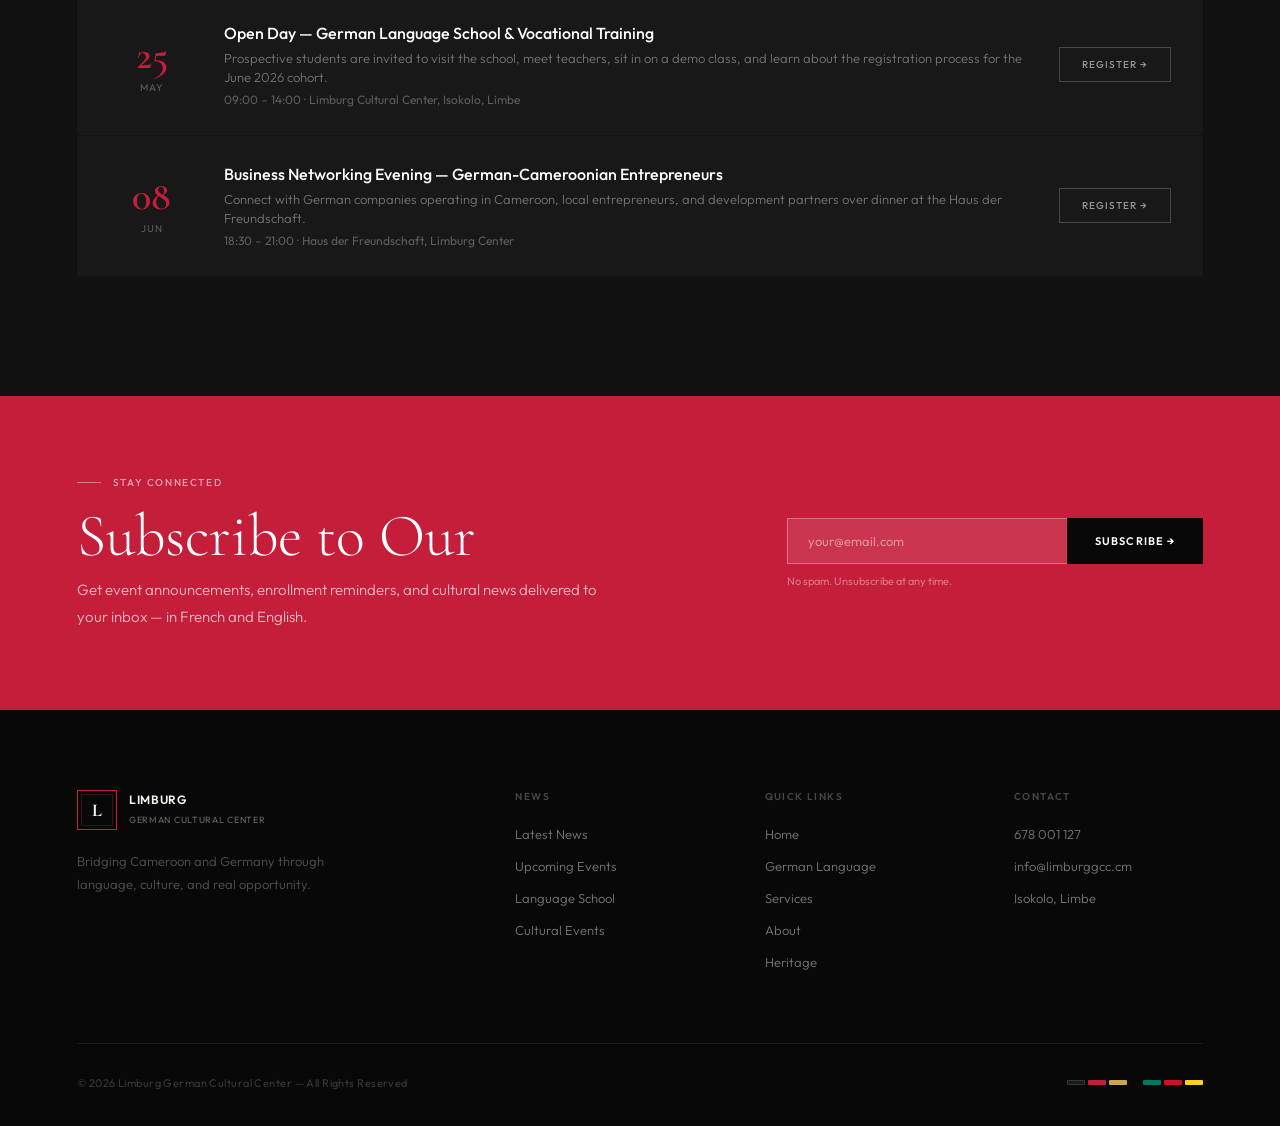
<file: pages/news.html>
<!DOCTYPE html>
<html lang="en">
<head>
<meta charset="UTF-8">
<meta name="viewport" content="width=device-width, initial-scale=1.0">
<title>News &amp; Events — Limburg German Cultural Center</title>
<link href="https://fonts.googleapis.com/css2?family=Cormorant+Garamond:ital,wght@0,300;0,400;0,600;0,700;1,300;1,400&family=Outfit:wght@300;400;500;600&display=swap" rel="stylesheet">
<link rel="stylesheet" href="../assets/css/shared.css">
<style>
/* =============================================================
   NEWS PAGE — page-specific styles
   ============================================================= */

/* ── HERO ── */
.page-hero {
  background-size: cover;
  background-position: center center;
  /* background-image: url('../assets/images/hero/building.jpg'); */
}

/* ── FILTER BAR ── */
.filter-bar {
  background: var(--black); border-bottom: 1px solid var(--border);
  padding: 0; overflow-x: auto; -webkit-overflow-scrolling: touch;
}
.filter-inner { display: flex; min-width: max-content; }
.filter-btn {
  padding: 18px 28px; font-size: 11px; font-weight: 500;
  letter-spacing: 0.08em; text-transform: uppercase;
  color: rgba(255,255,255,0.4); border: none; border-right: 1px solid var(--border);
  background: transparent; cursor: pointer; transition: all 0.2s;
  font-family: 'Outfit', sans-serif; white-space: nowrap;
}
.filter-btn:hover, .filter-btn.active { color: #fff; background: rgba(196,30,58,0.12); }

/* ── NEWS GRID ── */
.news-section { background: var(--white); }
.news-main-grid {
  display: grid; grid-template-columns: 5fr 3fr; gap: 24px; margin-bottom: 60px;
}

/* Featured / hero article */
.featured-article {
  background: var(--black); position: relative; overflow: hidden;
  min-height: 480px; display: flex; flex-direction: column; justify-content: flex-end;
  padding: 48px; cursor: pointer;
}
.featured-article::before {
  content: '';
  position: absolute; inset: 0;
  /* Dark gradient so text sits above the background image */
  background: linear-gradient(to top, rgba(8,8,8,0.95) 0%, rgba(8,8,8,0.5) 60%, rgba(8,8,8,0.2) 100%);
  z-index: 1;
}
/*
  FEATURED ARTICLE BACKGROUND IMAGE
  FILE: assets/images/news/featured.jpg
  Add to the element inline or uncomment:
  .featured-article { background-image: url('../assets/images/news/featured.jpg'); background-size: cover; }
*/
.featured-article-content { position: relative; z-index: 2; }
.article-tag   { font-size: 10px; letter-spacing: 0.14em; text-transform: uppercase; color: var(--red2); margin-bottom: 12px; display: inline-block; }
.featured-article h2 { font-family: 'Cormorant Garamond', serif; font-size: 28px; font-weight: 300; color: #fff; line-height: 1.3; margin-bottom: 12px; }
.featured-article p  { font-size: 13px; color: rgba(255,255,255,0.55); line-height: 1.7; font-weight: 300; margin-bottom: 20px; }
.article-meta  { font-size: 11px; color: rgba(255,255,255,0.3); letter-spacing: 0.06em; }

/* Sidebar news stack */
.news-sidebar { display: flex; flex-direction: column; gap: 1px; background: var(--off); }
.news-card-sm {
  background: var(--white); padding: 24px;
  text-decoration: none; display: block; transition: background 0.2s;
}
.news-card-sm:hover { background: var(--black); }
.news-card-sm:hover .nc-title { color: #fff; }
.news-card-sm:hover .nc-date  { color: rgba(255,255,255,0.3); }
.nc-date   { font-size: 10px; letter-spacing: 0.1em; text-transform: uppercase; color: var(--gray); margin-bottom: 8px; transition: color 0.2s; }
.nc-tag    { display: inline-block; font-size: 9px; letter-spacing: 0.1em; text-transform: uppercase; color: var(--red); background: rgba(196,30,58,0.07); padding: 3px 8px; margin-bottom: 8px; }
.nc-title  { font-size: 14px; font-weight: 500; color: var(--black); line-height: 1.5; transition: color 0.2s; }

/* All articles grid */
.articles-grid { display: grid; grid-template-columns: repeat(3, 1fr); gap: 24px; }
.article-card  { display: flex; flex-direction: column; border: 1px solid var(--border-light); transition: transform 0.3s; }
.article-card:hover { transform: translateY(-4px); }
.article-card:hover .ac-title { color: var(--red); }

/* Article card image slot */
.ac-img {
  width: 100%; aspect-ratio: 16/9;
  background: var(--off); flex-shrink: 0;
  display: flex; align-items: center; justify-content: center;
  font-size: 10px; color: rgba(0,0,0,0.2); letter-spacing: 0.1em;
  text-transform: uppercase; overflow: hidden; position: relative;
}
/*
  ARTICLE IMAGE FILES:
  Use: assets/images/news/article-1.jpg, article-2.jpg, etc.
  Replace each .ac-img placeholder div with:
  <img src="../assets/images/news/article-1.jpg" alt="Article title">
*/
.ac-body  { padding: 24px; flex: 1; display: flex; flex-direction: column; }
.ac-tag   { font-size: 10px; letter-spacing: 0.1em; text-transform: uppercase; color: var(--red); margin-bottom: 10px; }
.ac-title { font-family: 'Cormorant Garamond', serif; font-size: 20px; font-weight: 400; color: var(--black); line-height: 1.35; margin-bottom: 10px; transition: color 0.2s; }
.ac-excerpt { font-size: 13px; color: var(--gray); line-height: 1.65; font-weight: 300; flex: 1; }
.ac-footer  { display: flex; justify-content: space-between; align-items: center; margin-top: 20px; padding-top: 16px; border-top: 1px solid var(--border-light); }
.ac-date    { font-size: 11px; color: var(--gray); }
.ac-read    { font-size: 10px; font-weight: 600; letter-spacing: 0.1em; text-transform: uppercase; color: var(--red); }

/* ── UPCOMING EVENTS ── */
.events-section { background: var(--black2); }
.events-section .s-title { color: var(--white); }
.events-section .s-sub   { color: rgba(255,255,255,0.4); }
.events-list { margin-top: 56px; display: flex; flex-direction: column; gap: 1px; }
.event-item {
  display: grid; grid-template-columns: 80px 1fr auto;
  gap: 32px; align-items: center; padding: 28px 32px;
  background: rgba(255,255,255,0.03); border-left: 3px solid transparent;
  transition: all 0.3s;
}
.event-item:hover { background: rgba(255,255,255,0.06); border-left-color: var(--red); }
.event-date-block { text-align: center; }
.event-day  { font-family: 'Cormorant Garamond', serif; font-size: 40px; font-weight: 600; color: var(--red); line-height: 1; display: block; }
.event-month { font-size: 10px; letter-spacing: 0.1em; text-transform: uppercase; color: rgba(255,255,255,0.3); }
.event-title { font-size: 16px; font-weight: 500; color: #fff; margin-bottom: 6px; }
.event-desc  { font-size: 13px; color: rgba(255,255,255,0.4); font-weight: 300; line-height: 1.5; }
.event-time  { font-size: 12px; color: rgba(255,255,255,0.3); margin-top: 4px; }
.event-cta   { display: inline-block; padding: 10px 22px; border: 1px solid rgba(255,255,255,0.2); font-size: 10px; font-weight: 500; letter-spacing: 0.1em; text-transform: uppercase; color: rgba(255,255,255,0.55); transition: all 0.2s; white-space: nowrap; }
.event-cta:hover { background: var(--red); border-color: var(--red); color: #fff; }

/* ── NEWSLETTER ── */
.newsletter-section { background: var(--red); padding: 80px 6%; }
.newsletter-inner   { display: flex; justify-content: space-between; align-items: center; gap: 48px; flex-wrap: wrap; }
.newsletter-section .s-label { color: rgba(255,255,255,0.6); }
.newsletter-section .s-label::before { background: rgba(255,255,255,0.4); }
.newsletter-section .s-title { color: #fff; margin-bottom: 8px; }
.newsletter-section .s-sub   { color: rgba(255,255,255,0.7); }
.newsletter-form { display: flex; gap: 0; flex-shrink: 0; }
.newsletter-input {
  padding: 14px 20px; border: 1px solid rgba(255,255,255,0.3); border-right: none;
  background: rgba(255,255,255,0.1); color: #fff; font-size: 13px;
  font-family: 'Outfit', sans-serif; outline: none; min-width: 280px;
}
.newsletter-input::placeholder { color: rgba(255,255,255,0.45); }
.newsletter-btn {
  padding: 14px 28px; background: var(--black); color: #fff;
  border: none; font-size: 11px; font-weight: 600; letter-spacing: 0.1em;
  text-transform: uppercase; font-family: 'Outfit', sans-serif; cursor: pointer; transition: background 0.3s;
}
.newsletter-btn:hover { background: var(--black2); }

/* ── RESPONSIVE ── */
@media (max-width: 1024px) {
  .news-main-grid { grid-template-columns: 1fr; }
  .articles-grid  { grid-template-columns: 1fr 1fr; }
}
@media (max-width: 768px) {
  .articles-grid  { grid-template-columns: 1fr; }
  .event-item     { grid-template-columns: 60px 1fr; }
  .event-cta      { display: none; }
  .newsletter-form { flex-direction: column; width: 100%; }
  .newsletter-input { min-width: auto; width: 100%; border-right: 1px solid rgba(255,255,255,0.3); border-bottom: none; }
}
</style>
</head>
<body>

<!-- ==================== NAVIGATION ==================== -->
<nav id="navbar">
  <a class="nav-logo" href="../index.html">
    <div class="logo-emblem"><span>L</span></div>
    <div class="logo-text"><strong>Limburg</strong><span>German Cultural Center</span></div>
  </a>
  <ul class="nav-menu">
    <li><a href="../index.html">Home</a></li>
    <li><a href="german-language.html">German Language</a></li>
    <li><a href="services.html">Services</a></li>
    <li><a href="about.html">About</a></li>
    <li><a href="heritage.html">Heritage</a></li>
    <li><a href="news.html" class="active">News</a></li>
  </ul>
  <div class="nav-right">
    <a href="german-language.html#register" class="nav-btn">Enroll Now</a>
    <a href="../index.html#donate" class="nav-donate">Donate</a>
  </div>
  <button class="nav-hamburger" id="hamburger" aria-label="Open menu"
    onclick="var d=document.getElementById('mobileMenu');d.style.display=d.style.display==='block'?'none':'block'">
    <span></span><span></span><span></span>
  </button>
</nav>
<div id="mobileMenu" class="mobile-menu">
  <ul>
    <li><a href="../index.html"        onclick="document.getElementById('mobileMenu').style.display='none'">Home</a></li>
    <li><a href="german-language.html" onclick="document.getElementById('mobileMenu').style.display='none'">German Language</a></li>
    <li><a href="services.html"        onclick="document.getElementById('mobileMenu').style.display='none'">Services</a></li>
    <li><a href="about.html"           onclick="document.getElementById('mobileMenu').style.display='none'">About</a></li>
    <li><a href="heritage.html"        onclick="document.getElementById('mobileMenu').style.display='none'">Heritage</a></li>
    <li><a href="news.html"            onclick="document.getElementById('mobileMenu').style.display='none'">News</a></li>
  </ul>
  <div class="mobile-menu-btns">
    <a href="german-language.html#register" style="background:transparent;border:1px solid #C41E3A;color:#fff;padding:10px 22px;font-size:11px;font-weight:500;letter-spacing:0.1em;text-transform:uppercase;">Enroll Now</a>
    <a href="../index.html#donate" style="background:#C9A84C;color:#080808;padding:10px 20px;font-size:11px;font-weight:700;letter-spacing:0.1em;text-transform:uppercase;">Donate</a>
  </div>
</div>

<!-- ==================== PAGE HERO ==================== -->
<div class="page-hero">
  <div class="page-hero-geo">
    <svg viewBox="0 0 1200 800" preserveAspectRatio="xMidYMid slice" xmlns="http://www.w3.org/2000/svg">
      <line x1="0" y1="200" x2="1200" y2="200" stroke="white" stroke-width="0.5"/>
      <line x1="0" y1="400" x2="1200" y2="400" stroke="white" stroke-width="0.5"/>
      <line x1="200" y1="0" x2="200" y2="800" stroke="white" stroke-width="0.5"/>
      <line x1="600" y1="0" x2="600" y2="800" stroke="white" stroke-width="0.5"/>
      <line x1="1000" y1="0" x2="1000" y2="800" stroke="white" stroke-width="0.5"/>
    </svg>
  </div>
  <div class="page-hero-flag"><div class="f1"></div><div class="f2"></div><div class="f3"></div></div>
  <div class="page-hero-line"></div>
  <div class="page-hero-content">
    <div class="page-hero-tag"><div class="page-hero-dot"></div><div class="page-hero-tag-text">Stay Informed</div></div>
    <h1 class="page-hero-title">News &amp; <em>Events</em></h1>
    <p class="page-hero-sub">The latest from the Limburg German Cultural Center — news, announcements, panel discussions, and upcoming events.</p>
  </div>
</div>

<!-- Filter bar -->
<nav class="filter-bar" aria-label="Filter by category">
  <div class="filter-inner">
    <!-- TO EDIT: Add or remove filter buttons as needed -->
    <button class="filter-btn active" onclick="filterNews(this,'all')">All</button>
    <button class="filter-btn" onclick="filterNews(this,'news')">News</button>
    <button class="filter-btn" onclick="filterNews(this,'events')">Events</button>
    <button class="filter-btn" onclick="filterNews(this,'language')">Language School</button>
    <button class="filter-btn" onclick="filterNews(this,'culture')">Culture</button>
    <button class="filter-btn" onclick="filterNews(this,'tourism')">Tourism</button>
  </div>
</nav>


<!-- ==================== FEATURED + SIDEBAR ==================== -->
<section class="news-section" id="latest">
  <div class="s-label">Latest Updates</div>
  <h2 class="s-title">What's <em>Happening</em></h2>

  <div class="news-main-grid" style="margin-top:48px">

    <!-- Featured article -->
    <div class="featured-article" style="
      /*
        FEATURED ARTICLE BACKGROUND IMAGE
        FILE: assets/images/news/featured.jpg
        Uncomment the line below after placing the image:
        background-image: url('../assets/images/news/featured.jpg');
        background-size: cover; background-position: center;
      */
    ">
      <div class="featured-article-content">
        <!-- TO EDIT: Update tag, date, headline, and excerpt -->
        <span class="article-tag">Official Visit</span>
        <h2>Limburg German Cultural Center Hosts Landmark German-Cameroonian Cultural Delegation</h2>
        <p>A high-level delegation from Germany visited the center to explore new partnerships in language education, vocational training, and cultural exchange — a milestone moment for German-Cameroon bilateral cooperation in Limbe.</p>
        <div class="article-meta">March 2026 &nbsp;·&nbsp; 4 min read</div>
      </div>
    </div>

    <!-- Sidebar news -->
    <div class="news-sidebar">
      <!-- TO EDIT: Update each small news card with real content -->
      <a class="news-card-sm" href="#">
        <div class="nc-date">April 2026</div>
        <div class="nc-tag">Language School</div>
        <div class="nc-title">May 2026 Cohort Registration Now Open — A1 to B2 Spots Available</div>
      </a>
      <a class="news-card-sm" href="#">
        <div class="nc-date">March 2026</div>
        <div class="nc-tag">Events</div>
        <div class="nc-title">Monthly Panel Discussion: Germany's Skilled Worker Immigration Act — What It Means for Cameroonians</div>
      </a>
      <a class="news-card-sm" href="#">
        <div class="nc-date">March 2026</div>
        <div class="nc-tag">Culture</div>
        <div class="nc-title">German Heritage Night at Haus der Freundschaft — An Evening of Food, Music &amp; History</div>
      </a>
      <a class="news-card-sm" href="#">
        <div class="nc-date">February 2026</div>
        <div class="nc-tag">Tourism</div>
        <div class="nc-title">Limburg Tourism Office Launches First Mount Cameroon Package for German Visitors</div>
      </a>
    </div>
  </div>

  <!-- Article grid -->
  <div class="articles-grid">

    <!-- ARTICLE 1 — TO EDIT: Duplicate this block to add more articles -->
    <div class="article-card" data-category="language">
      <div class="ac-img">
        <!--
          FILE: assets/images/news/article-1.jpg
          Replace this div with: <img src="../assets/images/news/article-1.jpg" alt="B1 Exam Prep">
        -->
        assets/images/news/article-1.jpg
      </div>
      <div class="ac-body">
        <div class="ac-tag">Language School</div>
        <h3 class="ac-title">B1 Exam Preparation Workshop — April Cohort Achieves 94% Pass Rate</h3>
        <p class="ac-excerpt">Our intensive B1 preparation program continues to deliver outstanding results. Learn about the strategies our instructors use and how to join the next cohort.</p>
        <div class="ac-footer">
          <span class="ac-date">April 2026</span>
          <span class="ac-read">Read More →</span>
        </div>
      </div>
    </div>

    <!-- ARTICLE 2 -->
    <div class="article-card" data-category="culture">
      <div class="ac-img">
        <!-- FILE: assets/images/news/article-2.jpg -->
        assets/images/news/article-2.jpg
      </div>
      <div class="ac-body">
        <div class="ac-tag">Culture</div>
        <h3 class="ac-title">New Exhibit Opens in the Historical Photo Gallery — German Colonial Limbe in Focus</h3>
        <p class="ac-excerpt">A new collection of rarely seen photographs from the 1900–1914 period has been added to the gallery, offering fresh insight into daily life during the German colonial era.</p>
        <div class="ac-footer">
          <span class="ac-date">March 2026</span>
          <span class="ac-read">Read More →</span>
        </div>
      </div>
    </div>

    <!-- ARTICLE 3 -->
    <div class="article-card" data-category="events">
      <div class="ac-img">
        <!-- FILE: assets/images/news/article-3.jpg -->
        assets/images/news/article-3.jpg
      </div>
      <div class="ac-body">
        <div class="ac-tag">Events</div>
        <h3 class="ac-title">Panel Discussion Recap: Ausbildung in Germany — Opportunities for Young Cameroonians</h3>
        <p class="ac-excerpt">Over 80 participants attended our March panel on vocational pathways to Germany. Key takeaways and the next session date are now available.</p>
        <div class="ac-footer">
          <span class="ac-date">March 2026</span>
          <span class="ac-read">Read More →</span>
        </div>
      </div>
    </div>

    <!-- ARTICLE 4 -->
    <div class="article-card" data-category="tourism">
      <div class="ac-img">
        <!-- FILE: assets/images/news/article-4.jpg -->
        assets/images/news/article-4.jpg
      </div>
      <div class="ac-body">
        <div class="ac-tag">Tourism</div>
        <h3 class="ac-title">First Group of German Tourists Completes the Mount Cameroon Heritage Trail</h3>
        <p class="ac-excerpt">Eight visitors from Berlin completed a five-day cultural and trekking package organized by our tourism office — the first of many planned monthly groups.</p>
        <div class="ac-footer">
          <span class="ac-date">February 2026</span>
          <span class="ac-read">Read More →</span>
        </div>
      </div>
    </div>

    <!-- ARTICLE 5 -->
    <div class="article-card" data-category="news">
      <div class="ac-img">
        <!-- FILE: assets/images/news/article-5.jpg -->
        assets/images/news/article-5.jpg
      </div>
      <div class="ac-body">
        <div class="ac-tag">News</div>
        <h3 class="ac-title">Limburg Center Signs MOU with Three German Vocational Training Institutions</h3>
        <p class="ac-excerpt">A landmark agreement paves the way for direct placement programs connecting Cameroonian vocational graduates with German employers in the hospitality, IT, and care sectors.</p>
        <div class="ac-footer">
          <span class="ac-date">February 2026</span>
          <span class="ac-read">Read More →</span>
        </div>
      </div>
    </div>

    <!-- ARTICLE 6 -->
    <div class="article-card" data-category="culture">
      <div class="ac-img">
        <!-- FILE: assets/images/news/article-6.jpg -->
        assets/images/news/article-6.jpg
      </div>
      <div class="ac-body">
        <div class="ac-tag">Culture</div>
        <h3 class="ac-title">Haus der Freundschaft Opens — Bundesliga Live Every Weekend</h3>
        <p class="ac-excerpt">The center's café-restaurant officially welcomed its first guests, with Bundesliga matches screened live every Saturday and Sunday from 3 PM. German and Cameroonian cuisine served daily.</p>
        <div class="ac-footer">
          <span class="ac-date">February 2026</span>
          <span class="ac-read">Read More →</span>
        </div>
      </div>
    </div>

  </div>
</section>


<!-- ==================== UPCOMING EVENTS ==================== -->
<section class="events-section" id="upcoming">
  <div class="s-label">Agenda</div>
  <h2 class="s-title" style="color:var(--white)">Upcoming <em>Events</em></h2>
  <p class="s-sub">Mark your calendar — monthly panel discussions, cultural nights, and workshops.</p>

  <div class="events-list">
    <!-- TO EDIT: Replace with real upcoming events. Format: Day / Month / Title / Description / Time -->

    <div class="event-item">
      <div class="event-date-block">
        <span class="event-day">12</span>
        <span class="event-month">May</span>
      </div>
      <div>
        <div class="event-title">Panel Discussion: Germany's New Skilled Worker Immigration Act</div>
        <p class="event-desc">What the 2024 immigration reform means for Cameroonians seeking to study and work in Germany. Expert speakers from the German embassy and local employers.</p>
        <div class="event-time">18:00 – 20:00 · Limburg Cultural Center, Isokolo, Limbe</div>
      </div>
      <a href="contact.html" class="event-cta">Register →</a>
    </div>

    <div class="event-item">
      <div class="event-date-block">
        <span class="event-day">18</span>
        <span class="event-month">May</span>
      </div>
      <div>
        <div class="event-title">German Heritage Cultural Night</div>
        <p class="event-desc">An evening celebrating German culture in Cameroon — traditional music, cuisine from the Haus der Freundschaft, and a special gallery exhibition opening.</p>
        <div class="event-time">19:00 – 22:00 · Haus der Freundschaft, Limburg Center</div>
      </div>
      <a href="contact.html" class="event-cta">Register →</a>
    </div>

    <div class="event-item">
      <div class="event-date-block">
        <span class="event-day">25</span>
        <span class="event-month">May</span>
      </div>
      <div>
        <div class="event-title">Open Day — German Language School &amp; Vocational Training</div>
        <p class="event-desc">Prospective students are invited to visit the school, meet teachers, sit in on a demo class, and learn about the registration process for the June 2026 cohort.</p>
        <div class="event-time">09:00 – 14:00 · Limburg Cultural Center, Isokolo, Limbe</div>
      </div>
      <a href="contact.html" class="event-cta">Register →</a>
    </div>

    <div class="event-item">
      <div class="event-date-block">
        <span class="event-day">08</span>
        <span class="event-month">Jun</span>
      </div>
      <div>
        <div class="event-title">Business Networking Evening — German-Cameroonian Entrepreneurs</div>
        <p class="event-desc">Connect with German companies operating in Cameroon, local entrepreneurs, and development partners over dinner at the Haus der Freundschaft.</p>
        <div class="event-time">18:30 – 21:00 · Haus der Freundschaft, Limburg Center</div>
      </div>
      <a href="contact.html" class="event-cta">Register →</a>
    </div>

  </div>
</section>


<!-- ==================== NEWSLETTER ==================== -->
<div class="newsletter-section">
  <div class="newsletter-inner">
    <div>
      <div class="s-label">Stay Connected</div>
      <h2 class="s-title">Subscribe to Our <em>Newsletter</em></h2>
      <!-- TO EDIT: Update newsletter description -->
      <p class="s-sub">Get event announcements, enrollment reminders, and cultural news delivered to your inbox — in French and English.</p>
    </div>
    <div>
      <!-- TO EDIT: Update form action to your real email service endpoint -->
      <form class="newsletter-form" onsubmit="handleNewsletterSubmit(event)">
        <input type="email" class="newsletter-input" placeholder="your@email.com" required>
        <button type="submit" class="newsletter-btn">Subscribe →</button>
      </form>
      <p style="font-size:11px;color:rgba(255,255,255,0.4);margin-top:10px">No spam. Unsubscribe at any time.</p>
    </div>
  </div>
</div>


<!-- ==================== FOOTER ==================== -->
<footer>
  <div class="footer-top">
    <div class="footer-brand">
      <a class="nav-logo" href="../index.html" style="text-decoration:none">
        <div class="logo-emblem"><span>L</span></div>
        <div class="logo-text"><strong>Limburg</strong><span>German Cultural Center</span></div>
      </a>
      <p>Bridging Cameroon and Germany through language, culture, and real opportunity.</p>
    </div>
    <div class="footer-col">
      <h5>News</h5>
      <ul>
        <li><a href="#latest">Latest News</a></li>
        <li><a href="#upcoming">Upcoming Events</a></li>
        <li><a href="#latest">Language School</a></li>
        <li><a href="#latest">Cultural Events</a></li>
      </ul>
    </div>
    <div class="footer-col">
      <h5>Quick Links</h5>
      <ul>
        <li><a href="../index.html">Home</a></li>
        <li><a href="german-language.html">German Language</a></li>
        <li><a href="services.html">Services</a></li>
        <li><a href="about.html">About</a></li>
        <li><a href="heritage.html">Heritage</a></li>
      </ul>
    </div>
    <div class="footer-col">
      <h5>Contact</h5>
      <ul>
        <li><a href="tel:+237678001127">678 001 127</a></li>
        <li><a href="mailto:info@limburggermanculturalcenter.cm">info@limburggcc.cm</a></li>
        <li><a href="contact.html">Isokolo, Limbe</a></li>
      </ul>
    </div>
  </div>
  <div class="footer-bottom">
    <p>© 2026 Limburg German Cultural Center — All Rights Reserved</p>
    <div class="footer-flags">
      <div class="flag" title="Germany"><span style="background:#1a1a1a;border:1px solid rgba(255,255,255,0.12)"></span><span style="background:#C41E3A"></span><span style="background:#C9A84C"></span></div>
      <div class="flag" title="Cameroon"><span style="background:#007A5E"></span><span style="background:#CE1126"></span><span style="background:#FCD116"></span></div>
    </div>
  </div>
</footer>

<script>
/* ── Filter news articles by category ─────────────────────────
   Clicking a filter button shows/hides .article-card elements
   based on their data-category attribute.
   TO ADD A NEW CATEGORY: add data-category="yourcategory" to the
   .article-card and add a matching .filter-btn button.
   ────────────────────────────────────────────────────────────── */
function filterNews(btn, category) {
  /* Update active button */
  document.querySelectorAll('.filter-btn').forEach(function(b){ b.classList.remove('active'); });
  btn.classList.add('active');

  /* Show / hide articles */
  document.querySelectorAll('.article-card').forEach(function(card) {
    if (category === 'all' || card.dataset.category === category) {
      card.style.display = 'flex';
    } else {
      card.style.display = 'none';
    }
  });
}

/* ── Newsletter form handler ───────────────────────────────────
   TO EDIT: Replace the alert with a real API call to your
   email marketing service (Mailchimp, Brevo, etc.)
   ────────────────────────────────────────────────────────────── */
function handleNewsletterSubmit(e) {
  e.preventDefault();
  var email = e.target.querySelector('input[type="email"]').value;
  /* TODO: Send email to your email list service */
  alert('Thank you! ' + email + ' has been subscribed to our newsletter.');
  e.target.reset();
}

/* Smooth scroll */
document.querySelectorAll('a[href^="#"]').forEach(function(a) {
  a.addEventListener('click', function(e) {
    var id = a.getAttribute('href').replace('#','');
    if (!id) return;
    var el = document.getElementById(id);
    if (!el) return;
    e.preventDefault();
    el.scrollIntoView({ behavior:'smooth', block:'start' });
    setTimeout(function(){ window.scrollBy(0,-76); }, 10);
  });
});
</script>
</body>
</html>
</file>
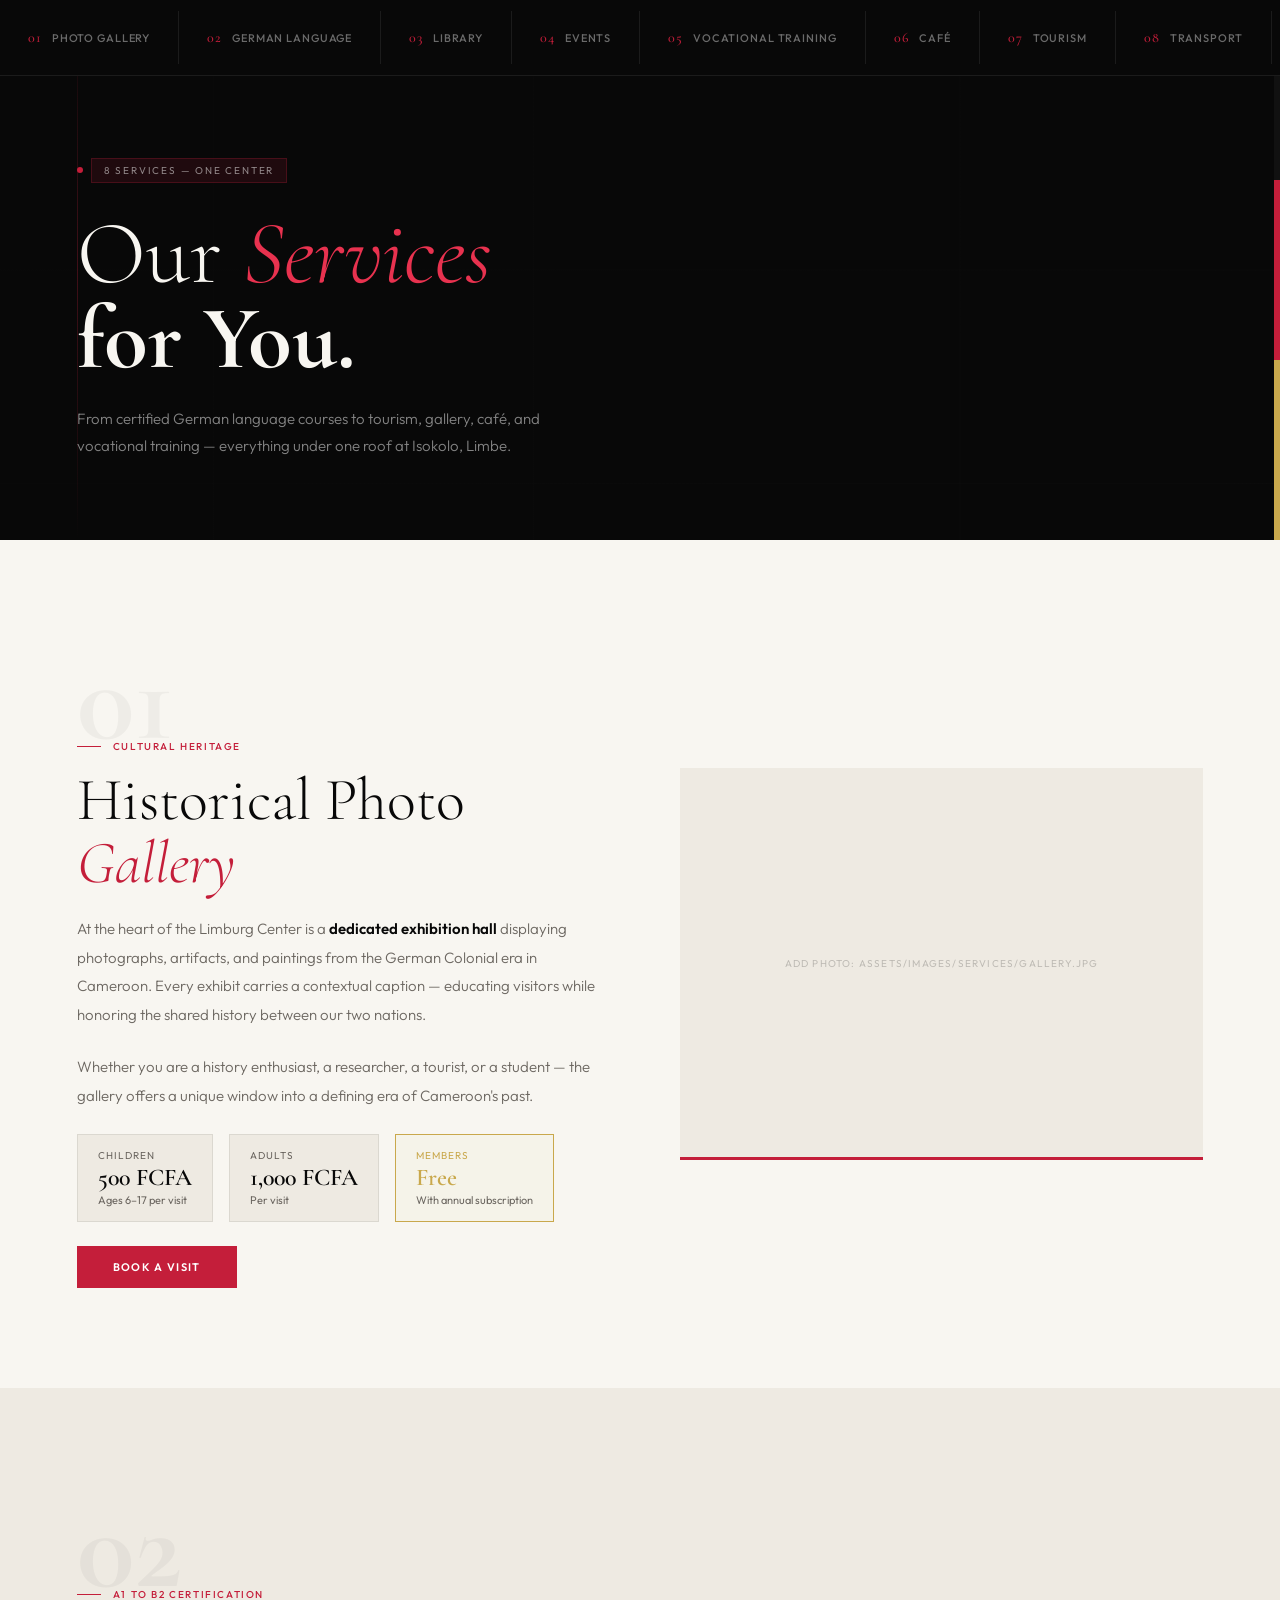
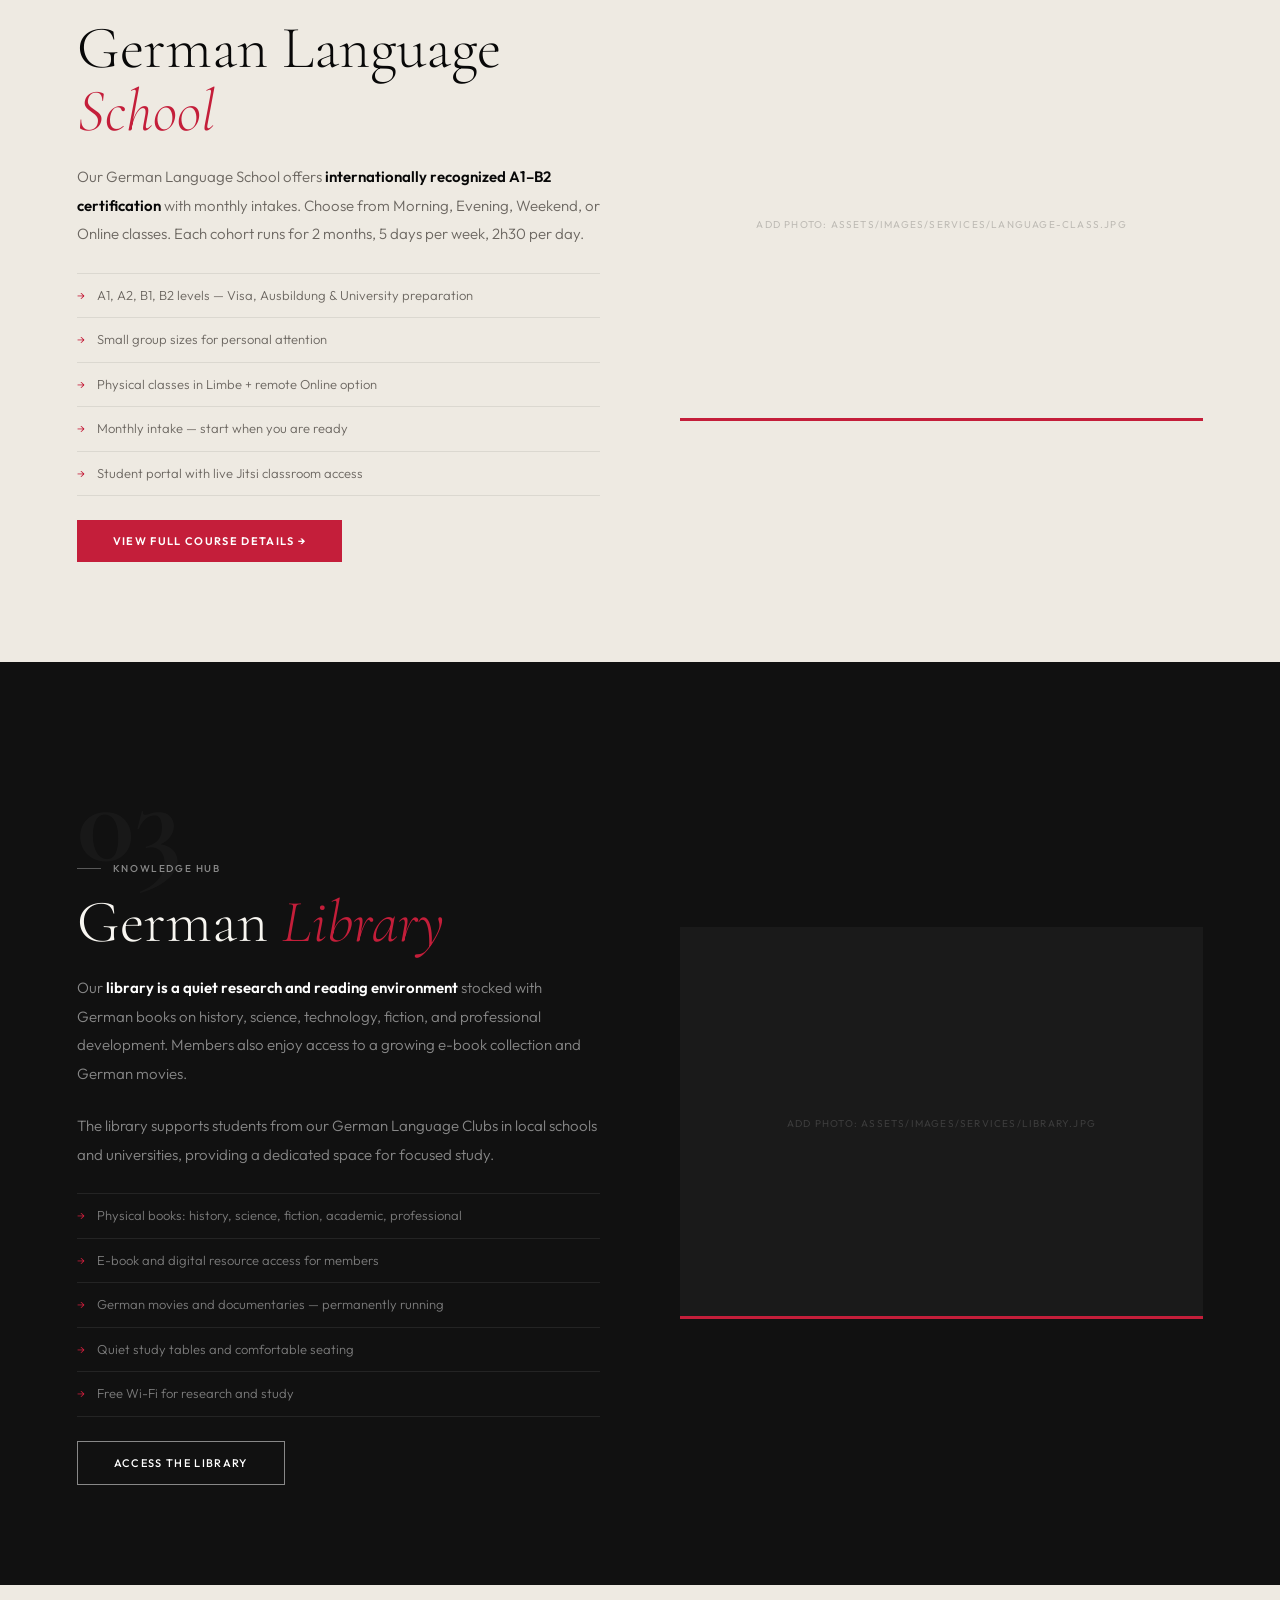
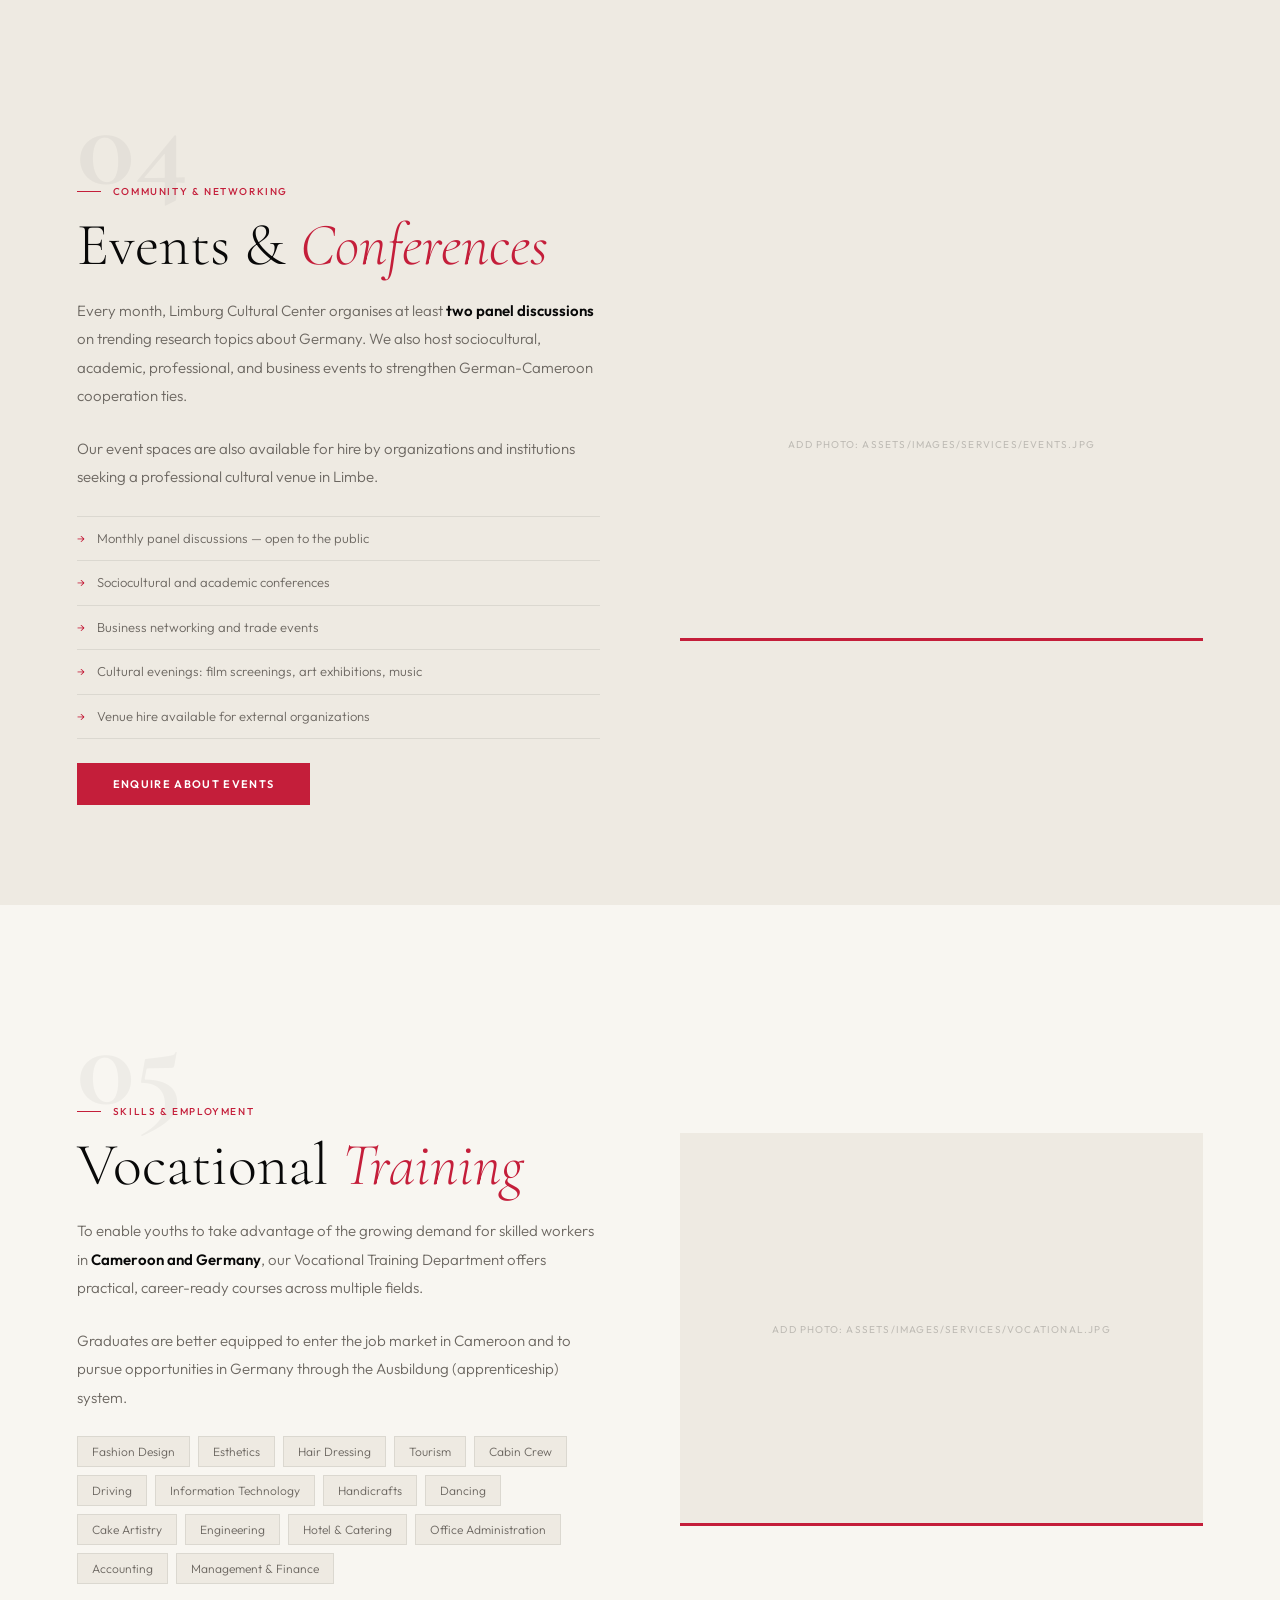
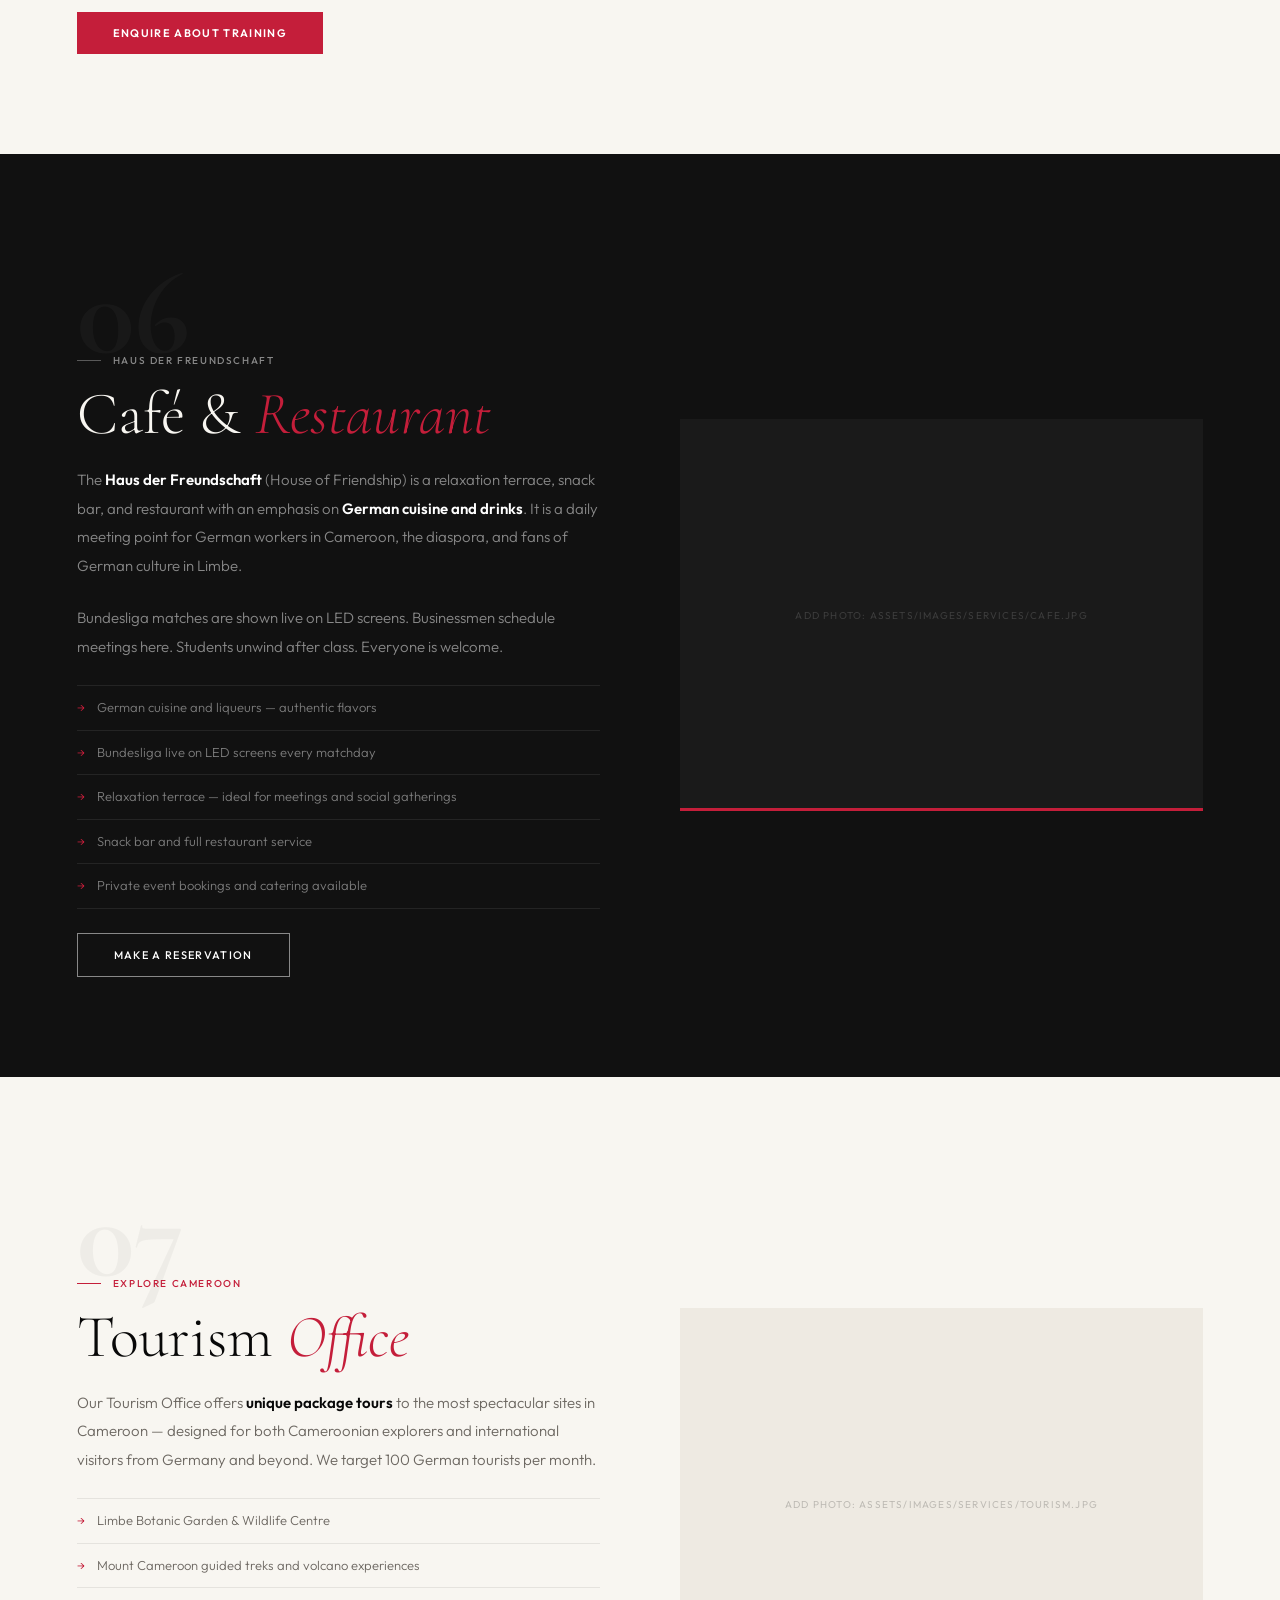
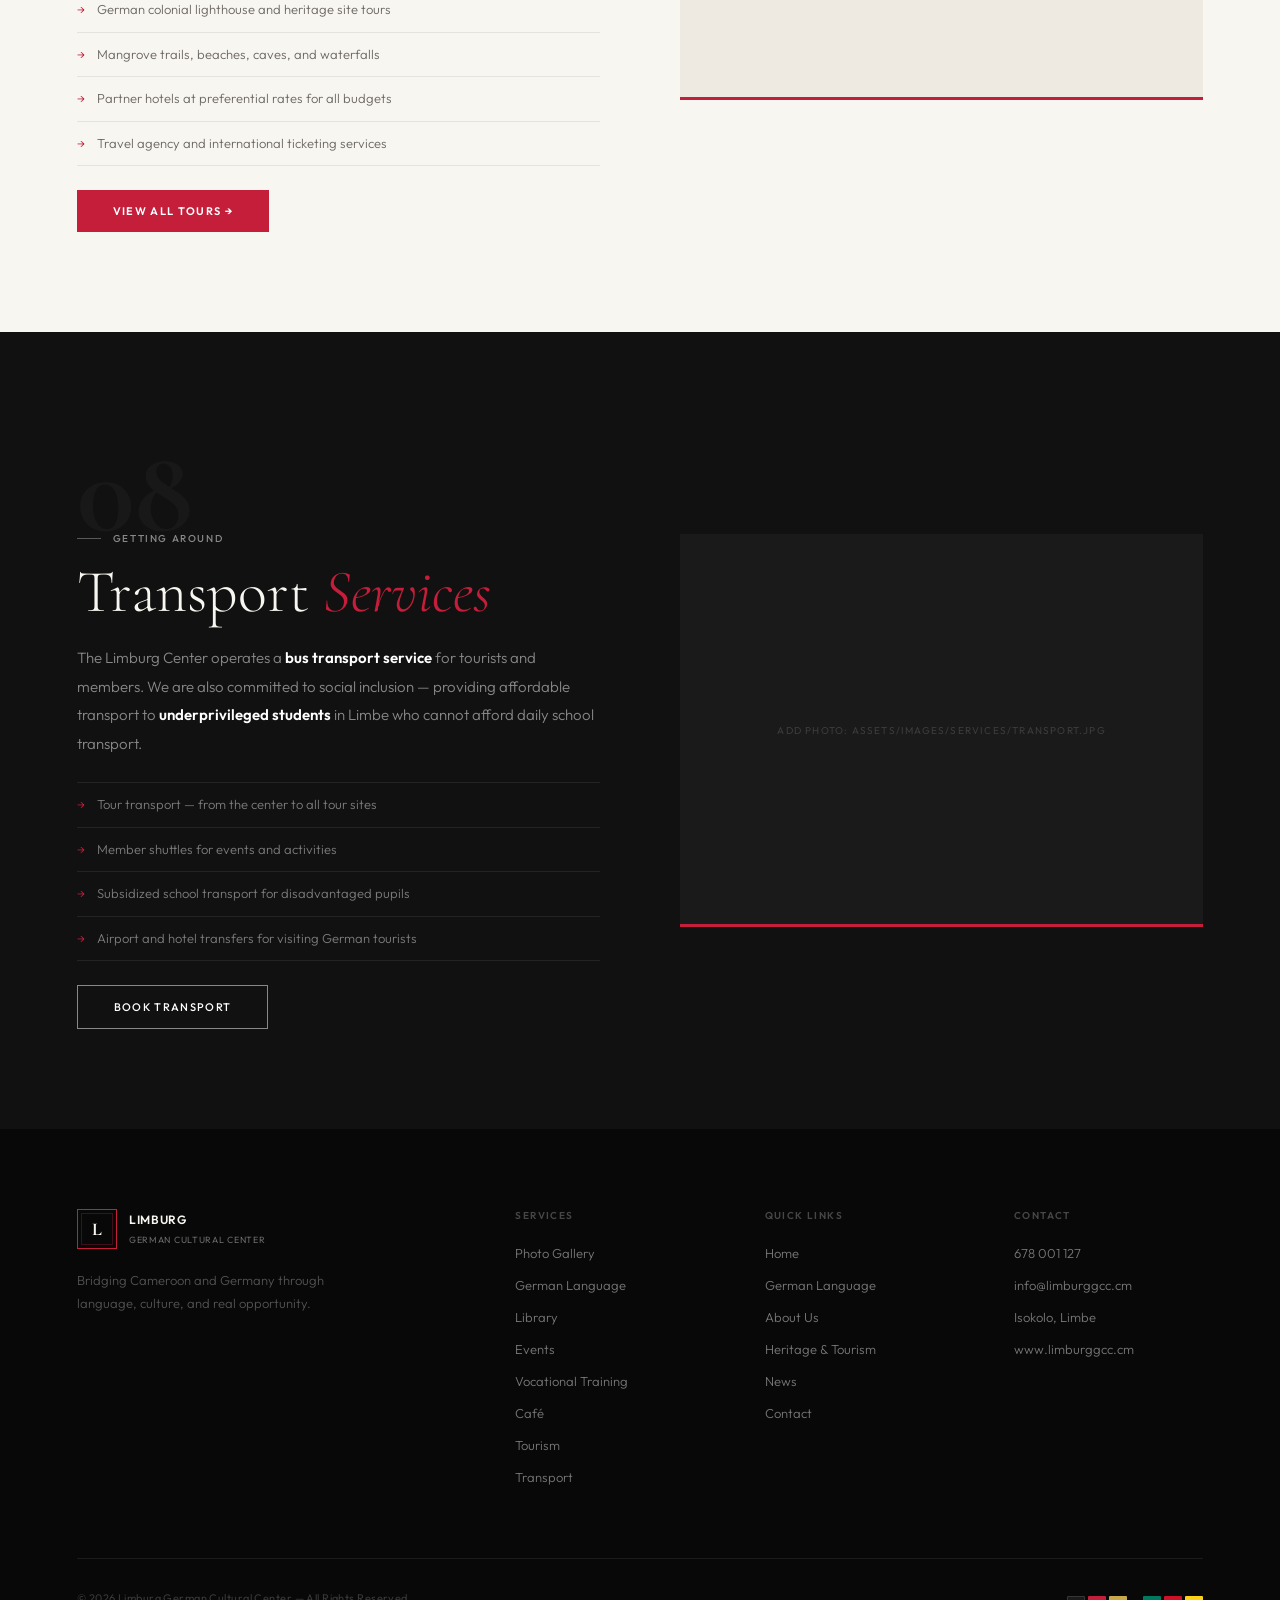
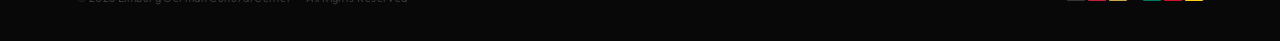
<file: pages/services.html>
<!DOCTYPE html>
<html lang="en">
<head>
<meta charset="UTF-8">
<meta name="viewport" content="width=device-width, initial-scale=1.0">
<title>Services — Limburg German Cultural Center</title>
<link href="https://fonts.googleapis.com/css2?family=Cormorant+Garamond:ital,wght@0,300;0,400;0,600;0,700;1,300;1,400&family=Outfit:wght@300;400;500;600&display=swap" rel="stylesheet">
<link rel="stylesheet" href="../assets/css/shared.css">
<style>

/* =============================================================
   SERVICES PAGE — page-specific styles
   ============================================================= */

/* ── HERO BACKGROUND IMAGE ──────────────────────────────────────
   HOW TO ADD THE BUILDING PHOTO:
   1. Save the photo as: assets/images/hero/building.jpg
   2. Uncomment the background-image line below.
   The dark overlay in shared.css keeps text readable on any photo.
   ────────────────────────────────────────────────────────────── */
.page-hero {
  background-size: cover;
  background-position: center center;
  /* background-image: url('../assets/images/hero/building.jpg'); */
}

/* ── SERVICE SECTION LAYOUT ── */
/* Each service alternates: text-left/image-right, then image-left/text-right */
.service-section { padding: 100px 6%; }
.service-section:nth-child(even) { background: var(--off); }
.service-section:nth-child(odd)  { background: var(--white); }
/* Special dark sections for selected services */
.service-section.dark { background: var(--black2); }

.service-grid          { display: grid; grid-template-columns: 1fr 1fr; gap: 80px; align-items: center; }
.service-grid.reversed { direction: rtl; }  /* flips left/right */
.service-grid.reversed > * { direction: ltr; } /* reset text inside */

/* Service number decoration */
.svc-num {
  font-family: 'Cormorant Garamond', serif;
  font-size: 120px; font-weight: 700;
  color: rgba(0,0,0,0.04); line-height: 1;
  margin-bottom: -20px; user-select: none;
}
.service-section.dark .svc-num { color: rgba(255,255,255,0.03); }

/* Heading overrides for dark sections */
.service-section.dark .s-label  { color: rgba(255,255,255,0.5); }
.service-section.dark .s-label::before { background: rgba(255,255,255,0.3); }
.service-section.dark .s-title  { color: var(--white); }
.service-section.dark .svc-desc-text { color: rgba(255,255,255,0.5); }

/* Body text */
.svc-desc-text { font-size: 15px; color: var(--gray); line-height: 1.9; font-weight: 300; margin-bottom: 24px; }
.svc-desc-text strong { color: var(--black); font-weight: 600; }
.service-section.dark .svc-desc-text strong { color: #fff; }

/* Feature bullet list */
.svc-features { list-style: none; margin: 24px 0; }
.svc-features li {
  display: flex; align-items: flex-start; gap: 12px;
  padding: 12px 0; border-bottom: 1px solid var(--border-light);
  font-size: 13px; color: var(--gray); font-weight: 300; line-height: 1.5;
}
.svc-features li:first-child { border-top: 1px solid var(--border-light); }
.service-section.dark .svc-features li { border-color: var(--border); color: rgba(255,255,255,0.45); }
.svc-features li::before { content: '→'; color: var(--red); font-size: 12px; flex-shrink: 0; margin-top: 1px; }

/* Pricing badge strip */
.price-strip { display: flex; gap: 16px; flex-wrap: wrap; margin: 24px 0; }
.price-badge-item {
  background: var(--off); border: 1px solid var(--border-light);
  padding: 14px 20px;
}
.service-section.dark .price-badge-item { background: rgba(255,255,255,0.05); border-color: var(--border); }
.price-badge-label { font-size: 10px; letter-spacing: 0.1em; text-transform: uppercase; color: var(--gray); margin-bottom: 4px; }
.service-section.dark .price-badge-label { color: rgba(255,255,255,0.3); }
.price-badge-value { font-family: 'Cormorant Garamond', serif; font-size: 24px; font-weight: 600; color: var(--black); line-height: 1; }
.service-section.dark .price-badge-value { color: #fff; }
.price-badge-note { font-size: 11px; color: var(--gray); margin-top: 3px; }
.service-section.dark .price-badge-note { color: rgba(255,255,255,0.3); }

/* IMAGE SLOTS ─────────────────────────────────────────────────
   Each service has one large image slot.
   HOW TO ADD AN IMAGE:
   1. Save your photo to the path shown inside each placeholder.
   2. Replace the <div class="img-slot"> with an <img> tag.
   Example replacement:
     <img src="../assets/images/services/gallery.jpg" alt="Photo Gallery">
   ─────────────────────────────────────────────────────────── */
.img-slot {
  width: 100%; aspect-ratio: 4/3;
  background: var(--off); position: relative; overflow: hidden;
  display: flex; align-items: center; justify-content: center;
}
.service-section.dark .img-slot { background: var(--black3); }
.img-slot-label {
  font-family: 'Outfit', sans-serif; font-size: 10px;
  letter-spacing: 0.12em; text-transform: uppercase;
  color: rgba(0,0,0,0.2); text-align: center; padding: 16px;
}
.service-section.dark .img-slot-label { color: rgba(255,255,255,0.15); }

/* Red accent line on image */
.img-slot::after {
  content: ''; position: absolute; bottom: 0; left: 0; right: 0;
  height: 3px; background: var(--red);
}

/* Multi-image grid (2 images stacked/side) */
.img-grid-2 { display: grid; grid-template-columns: 1fr 1fr; gap: 4px; }
.img-grid-2 .img-slot { aspect-ratio: 1; }
.img-grid-tall { display: grid; grid-template-rows: 1fr 1fr; gap: 4px; height: 480px; }
.img-grid-tall .img-slot { aspect-ratio: auto; }

/* Vocational course tags */
.course-tags { display: flex; flex-wrap: wrap; gap: 8px; margin-top: 20px; }
.course-tag  {
  background: var(--off); border: 1px solid var(--border-light);
  padding: 7px 14px; font-size: 12px; color: var(--gray); font-weight: 300;
}
.service-section.dark .course-tag { background: rgba(255,255,255,0.05); border-color: var(--border); color: rgba(255,255,255,0.45); }

/* ── QUICK JUMP NAV ── */
.services-quicknav {
  background: var(--black); border-bottom: 1px solid var(--border);
  padding: 0; overflow-x: auto; white-space: nowrap; -webkit-overflow-scrolling: touch;
}
.services-quicknav-inner { display: inline-flex; min-width: 100%; }
.qnav-item {
  display: inline-flex; align-items: center; gap: 10px;
  padding: 18px 28px; font-size: 11px; font-weight: 500;
  letter-spacing: 0.08em; text-transform: uppercase;
  color: rgba(255,255,255,0.4); border-right: 1px solid var(--border);
  text-decoration: none; transition: all 0.2s; cursor: pointer;
}
.qnav-item:hover { color: #fff; background: rgba(255,255,255,0.04); }
.qnav-num { color: var(--red); font-family: 'Cormorant Garamond', serif; font-size: 14px; }

/* ── RESPONSIVE ── */
@media (max-width: 1024px) {
  .service-grid, .service-grid.reversed { grid-template-columns: 1fr; direction: ltr; gap: 48px; }
  .img-grid-2 { grid-template-columns: 1fr; }
}
@media (max-width: 600px) {
  .price-strip { flex-direction: column; }
  .course-tags .course-tag { font-size: 11px; }
}
</style>
</head>
<body>

<!-- ==================== NAVIGATION ==================== -->
<nav id="navbar">
  <a class="nav-logo" href="../index.html">
    <div class="logo-emblem"><span>L</span></div>
    <div class="logo-text"><strong>Limburg</strong><span>German Cultural Center</span></div>
  </a>
  <ul class="nav-menu">
    <li><a href="../index.html">Home</a></li>
    <li><a href="german-language.html">German Language</a></li>
    <li><a href="services.html" class="active">Services</a></li>
    <li><a href="about.html">About</a></li>
    <li><a href="heritage.html">Heritage</a></li>
    <li><a href="news.html">News</a></li>
  </ul>
  <div class="nav-right">
    <a href="german-language.html#register" class="nav-btn">Enroll Now</a>
    <a href="../index.html#donate" class="nav-donate">Donate</a>
  </div>
  <button class="nav-hamburger" id="hamburger" aria-label="Open menu"
    onclick="var d=document.getElementById('mobileMenu');d.style.display=d.style.display==='block'?'none':'block'">
    <span></span><span></span><span></span>
  </button>
</nav>

<!-- Mobile drawer -->
<div id="mobileMenu" class="mobile-menu">
  <ul>
    <li><a href="../index.html"        onclick="document.getElementById('mobileMenu').style.display='none'">Home</a></li>
    <li><a href="german-language.html" onclick="document.getElementById('mobileMenu').style.display='none'">German Language</a></li>
    <li><a href="services.html"        onclick="document.getElementById('mobileMenu').style.display='none'">Services</a></li>
    <li><a href="about.html"           onclick="document.getElementById('mobileMenu').style.display='none'">About</a></li>
    <li><a href="heritage.html"        onclick="document.getElementById('mobileMenu').style.display='none'">Heritage</a></li>
    <li><a href="news.html"            onclick="document.getElementById('mobileMenu').style.display='none'">News</a></li>
  </ul>
  <div class="mobile-menu-btns">
    <a href="german-language.html#register" style="background:transparent;border:1px solid #C41E3A;color:#fff;padding:10px 22px;font-size:11px;font-weight:500;letter-spacing:0.1em;text-transform:uppercase;">Enroll Now</a>
    <a href="../index.html#donate" style="background:#C9A84C;color:#080808;padding:10px 20px;font-size:11px;font-weight:700;letter-spacing:0.1em;text-transform:uppercase;">Donate</a>
  </div>
</div>


<!-- ==================== PAGE HERO ====================
   TO ADD BUILDING PHOTO:
   Uncomment: .page-hero { background-image: url('../assets/images/hero/building.jpg'); }
   in the <style> block above.
   ===================================================== -->
<div class="page-hero">
  <div class="page-hero-geo">
    <svg viewBox="0 0 1200 800" preserveAspectRatio="xMidYMid slice" xmlns="http://www.w3.org/2000/svg">
      <line x1="0" y1="200" x2="1200" y2="200" stroke="white" stroke-width="0.5"/>
      <line x1="0" y1="400" x2="1200" y2="400" stroke="white" stroke-width="0.5"/>
      <line x1="0" y1="600" x2="1200" y2="600" stroke="white" stroke-width="0.5"/>
      <line x1="200" y1="0" x2="200" y2="800" stroke="white" stroke-width="0.5"/>
      <line x1="500" y1="0" x2="500" y2="800" stroke="white" stroke-width="0.5"/>
      <line x1="900" y1="0" x2="900" y2="800" stroke="white" stroke-width="0.5"/>
    </svg>
  </div>
  <div class="page-hero-flag"><div class="f1"></div><div class="f2"></div><div class="f3"></div></div>
  <div class="page-hero-line"></div>
  <div class="page-hero-content">
    <div class="page-hero-tag">
      <div class="page-hero-dot"></div>
      <div class="page-hero-tag-text">8 Services — One Center</div>
    </div>
    <!-- TO EDIT: Page headline -->
    <h1 class="page-hero-title">Our <em>Services</em><br><strong>for You.</strong></h1>
    <!-- TO EDIT: Subtitle -->
    <p class="page-hero-sub">From certified German language courses to tourism, gallery, café, and vocational training — everything under one roof at Isokolo, Limbe.</p>
  </div>
</div>

<!-- Quick-jump navigation to each service -->
<nav class="services-quicknav" aria-label="Jump to service">
  <div class="services-quicknav-inner">
    <a class="qnav-item" href="#gallery">    <span class="qnav-num">01</span> Photo Gallery</a>
    <a class="qnav-item" href="#language">   <span class="qnav-num">02</span> German Language</a>
    <a class="qnav-item" href="#library">    <span class="qnav-num">03</span> Library</a>
    <a class="qnav-item" href="#events">     <span class="qnav-num">04</span> Events</a>
    <a class="qnav-item" href="#vocational"> <span class="qnav-num">05</span> Vocational Training</a>
    <a class="qnav-item" href="#cafe">       <span class="qnav-num">06</span> Café</a>
    <a class="qnav-item" href="#tourism">    <span class="qnav-num">07</span> Tourism</a>
    <a class="qnav-item" href="#transport">  <span class="qnav-num">08</span> Transport</a>
  </div>
</nav>


<!-- ==================== 01 PHOTO GALLERY ==================== -->
<div class="service-section" id="gallery">
  <div class="service-grid">

    <div>
      <div class="svc-num">01</div>
      <div class="s-label">Cultural Heritage</div>
      <h2 class="s-title">Historical Photo <em>Gallery</em></h2>
      <!-- TO EDIT: Update description -->
      <p class="svc-desc-text">At the heart of the Limburg Center is a <strong>dedicated exhibition hall</strong> displaying photographs, artifacts, and paintings from the German Colonial era in Cameroon. Every exhibit carries a contextual caption — educating visitors while honoring the shared history between our two nations.</p>
      <p class="svc-desc-text">Whether you are a history enthusiast, a researcher, a tourist, or a student — the gallery offers a unique window into a defining era of Cameroon's past.</p>
      <div class="price-strip">
        <!-- TO EDIT: Update prices -->
        <div class="price-badge-item">
          <div class="price-badge-label">Children</div>
          <div class="price-badge-value">500 FCFA</div>
          <div class="price-badge-note">Ages 6–17 per visit</div>
        </div>
        <div class="price-badge-item">
          <div class="price-badge-label">Adults</div>
          <div class="price-badge-value">1,000 FCFA</div>
          <div class="price-badge-note">Per visit</div>
        </div>
        <div class="price-badge-item" style="border-color:var(--gold);background:rgba(201,168,76,0.05)">
          <div class="price-badge-label" style="color:var(--gold)">Members</div>
          <div class="price-badge-value" style="color:var(--gold)">Free</div>
          <div class="price-badge-note">With annual subscription</div>
        </div>
      </div>
      <a href="contact.html" class="btn-red">Book a Visit</a>
    </div>

    <div>
      <!--
        IMAGE: Gallery hall interior or featured exhibit
        FILE:  assets/images/services/gallery.jpg
        Replace the div below with:
        <img src="../assets/images/services/gallery.jpg" alt="Historical Photo Gallery">
      -->
      <div class="img-slot">
        <div class="img-slot-label">Add photo: assets/images/services/gallery.jpg</div>
      </div>
    </div>

  </div>
</div>


<!-- ==================== 02 GERMAN LANGUAGE ==================== -->
<div class="service-section" id="language">
  <div class="service-grid reversed">

    <div>
      <!--
        IMAGE: Classroom or students learning
        FILE:  assets/images/services/language-class.jpg
      -->
      <div class="img-slot">
        <div class="img-slot-label">Add photo: assets/images/services/language-class.jpg</div>
      </div>
    </div>

    <div>
      <div class="svc-num">02</div>
      <div class="s-label">A1 to B2 Certification</div>
      <h2 class="s-title">German Language <em>School</em></h2>
      <!-- TO EDIT: Update description -->
      <p class="svc-desc-text">Our German Language School offers <strong>internationally recognized A1–B2 certification</strong> with monthly intakes. Choose from Morning, Evening, Weekend, or Online classes. Each cohort runs for 2 months, 5 days per week, 2h30 per day.</p>
      <ul class="svc-features">
        <li>A1, A2, B1, B2 levels — Visa, Ausbildung &amp; University preparation</li>
        <li>Small group sizes for personal attention</li>
        <li>Physical classes in Limbe + remote Online option</li>
        <li>Monthly intake — start when you are ready</li>
        <li>Student portal with live Jitsi classroom access</li>
      </ul>
      <a href="german-language.html" class="btn-red">View Full Course Details →</a>
    </div>

  </div>
</div>


<!-- ==================== 03 LIBRARY ==================== -->
<div class="service-section dark" id="library">
  <div class="service-grid">

    <div>
      <div class="svc-num">03</div>
      <div class="s-label">Knowledge Hub</div>
      <h2 class="s-title">German <em>Library</em></h2>
      <!-- TO EDIT: Update description -->
      <p class="svc-desc-text">Our <strong>library is a quiet research and reading environment</strong> stocked with German books on history, science, technology, fiction, and professional development. Members also enjoy access to a growing e-book collection and German movies.</p>
      <p class="svc-desc-text">The library supports students from our German Language Clubs in local schools and universities, providing a dedicated space for focused study.</p>
      <ul class="svc-features">
        <li>Physical books: history, science, fiction, academic, professional</li>
        <li>E-book and digital resource access for members</li>
        <li>German movies and documentaries — permanently running</li>
        <li>Quiet study tables and comfortable seating</li>
        <li>Free Wi-Fi for research and study</li>
      </ul>
      <a href="contact.html" class="btn-white-outline">Access the Library</a>
    </div>

    <div>
      <!--
        IMAGE: Library interior, bookshelves
        FILE:  assets/images/services/library.jpg
      -->
      <div class="img-slot">
        <div class="img-slot-label">Add photo: assets/images/services/library.jpg</div>
      </div>
    </div>

  </div>
</div>


<!-- ==================== 04 EVENTS & CONFERENCES ==================== -->
<div class="service-section" id="events">
  <div class="service-grid reversed">

    <div>
      <!--
        IMAGE: Panel discussion or event
        FILE:  assets/images/services/events.jpg
      -->
      <div class="img-slot">
        <div class="img-slot-label">Add photo: assets/images/services/events.jpg</div>
      </div>
    </div>

    <div>
      <div class="svc-num">04</div>
      <div class="s-label">Community &amp; Networking</div>
      <h2 class="s-title">Events &amp; <em>Conferences</em></h2>
      <!-- TO EDIT: Update description -->
      <p class="svc-desc-text">Every month, Limburg Cultural Center organises at least <strong>two panel discussions</strong> on trending research topics about Germany. We also host sociocultural, academic, professional, and business events to strengthen German-Cameroon cooperation ties.</p>
      <p class="svc-desc-text">Our event spaces are also available for hire by organizations and institutions seeking a professional cultural venue in Limbe.</p>
      <ul class="svc-features">
        <li>Monthly panel discussions — open to the public</li>
        <li>Sociocultural and academic conferences</li>
        <li>Business networking and trade events</li>
        <li>Cultural evenings: film screenings, art exhibitions, music</li>
        <li>Venue hire available for external organizations</li>
      </ul>
      <a href="contact.html" class="btn-red">Enquire About Events</a>
    </div>

  </div>
</div>


<!-- ==================== 05 VOCATIONAL TRAINING ==================== -->
<div class="service-section" id="vocational">
  <div class="service-grid">

    <div>
      <div class="svc-num">05</div>
      <div class="s-label">Skills &amp; Employment</div>
      <h2 class="s-title">Vocational <em>Training</em></h2>
      <!-- TO EDIT: Update description -->
      <p class="svc-desc-text">To enable youths to take advantage of the growing demand for skilled workers in <strong>Cameroon and Germany</strong>, our Vocational Training Department offers practical, career-ready courses across multiple fields.</p>
      <p class="svc-desc-text">Graduates are better equipped to enter the job market in Cameroon and to pursue opportunities in Germany through the Ausbildung (apprenticeship) system.</p>
      <!-- TO EDIT: Add or remove courses as your offering grows -->
      <div class="course-tags">
        <span class="course-tag">Fashion Design</span>
        <span class="course-tag">Esthetics</span>
        <span class="course-tag">Hair Dressing</span>
        <span class="course-tag">Tourism</span>
        <span class="course-tag">Cabin Crew</span>
        <span class="course-tag">Driving</span>
        <span class="course-tag">Information Technology</span>
        <span class="course-tag">Handicrafts</span>
        <span class="course-tag">Dancing</span>
        <span class="course-tag">Cake Artistry</span>
        <span class="course-tag">Engineering</span>
        <span class="course-tag">Hotel &amp; Catering</span>
        <span class="course-tag">Office Administration</span>
        <span class="course-tag">Accounting</span>
        <span class="course-tag">Management &amp; Finance</span>
      </div>
      <a href="contact.html" class="btn-red" style="margin-top:28px;display:inline-block">Enquire About Training</a>
    </div>

    <div>
      <!--
        IMAGE: Students in vocational training
        FILE:  assets/images/services/vocational.jpg
      -->
      <div class="img-slot">
        <div class="img-slot-label">Add photo: assets/images/services/vocational.jpg</div>
      </div>
    </div>

  </div>
</div>


<!-- ==================== 06 CAFÉ ==================== -->
<div class="service-section dark" id="cafe">
  <div class="service-grid reversed">

    <div>
      <!--
        IMAGE: Café terrace or interior
        FILE:  assets/images/services/cafe.jpg
      -->
      <div class="img-slot">
        <div class="img-slot-label">Add photo: assets/images/services/cafe.jpg</div>
      </div>
    </div>

    <div>
      <div class="svc-num">06</div>
      <div class="s-label">Haus der Freundschaft</div>
      <h2 class="s-title">Café &amp; <em>Restaurant</em></h2>
      <!-- TO EDIT: Update description -->
      <p class="svc-desc-text">The <strong>Haus der Freundschaft</strong> (House of Friendship) is a relaxation terrace, snack bar, and restaurant with an emphasis on <strong>German cuisine and drinks</strong>. It is a daily meeting point for German workers in Cameroon, the diaspora, and fans of German culture in Limbe.</p>
      <p class="svc-desc-text">Bundesliga matches are shown live on LED screens. Businessmen schedule meetings here. Students unwind after class. Everyone is welcome.</p>
      <ul class="svc-features">
        <li>German cuisine and liqueurs — authentic flavors</li>
        <li>Bundesliga live on LED screens every matchday</li>
        <li>Relaxation terrace — ideal for meetings and social gatherings</li>
        <li>Snack bar and full restaurant service</li>
        <li>Private event bookings and catering available</li>
      </ul>
      <a href="contact.html" class="btn-white-outline">Make a Reservation</a>
    </div>

  </div>
</div>


<!-- ==================== 07 TOURISM ==================== -->
<div class="service-section" id="tourism">
  <div class="service-grid">

    <div>
      <div class="svc-num">07</div>
      <div class="s-label">Explore Cameroon</div>
      <h2 class="s-title">Tourism <em>Office</em></h2>
      <!-- TO EDIT: Update description -->
      <p class="svc-desc-text">Our Tourism Office offers <strong>unique package tours</strong> to the most spectacular sites in Cameroon — designed for both Cameroonian explorers and international visitors from Germany and beyond. We target 100 German tourists per month.</p>
      <ul class="svc-features">
        <li>Limbe Botanic Garden &amp; Wildlife Centre</li>
        <li>Mount Cameroon guided treks and volcano experiences</li>
        <li>German colonial lighthouse and heritage site tours</li>
        <li>Mangrove trails, beaches, caves, and waterfalls</li>
        <li>Partner hotels at preferential rates for all budgets</li>
        <li>Travel agency and international ticketing services</li>
      </ul>
      <a href="heritage.html" class="btn-red">View All Tours →</a>
    </div>

    <div>
      <!--
        IMAGE: Scenic Cameroon landscape or tour group
        FILE:  assets/images/services/tourism.jpg
      -->
      <div class="img-slot">
        <div class="img-slot-label">Add photo: assets/images/services/tourism.jpg</div>
      </div>
    </div>

  </div>
</div>


<!-- ==================== 08 TRANSPORT ==================== -->
<div class="service-section dark" id="transport">
  <div class="service-grid reversed">

    <div>
      <!--
        IMAGE: Center bus or transport vehicle
        FILE:  assets/images/services/transport.jpg
      -->
      <div class="img-slot">
        <div class="img-slot-label">Add photo: assets/images/services/transport.jpg</div>
      </div>
    </div>

    <div>
      <div class="svc-num">08</div>
      <div class="s-label">Getting Around</div>
      <h2 class="s-title">Transport <em>Services</em></h2>
      <!-- TO EDIT: Update description -->
      <p class="svc-desc-text">The Limburg Center operates a <strong>bus transport service</strong> for tourists and members. We are also committed to social inclusion — providing affordable transport to <strong>underprivileged students</strong> in Limbe who cannot afford daily school transport.</p>
      <ul class="svc-features">
        <li>Tour transport — from the center to all tour sites</li>
        <li>Member shuttles for events and activities</li>
        <li>Subsidized school transport for disadvantaged pupils</li>
        <li>Airport and hotel transfers for visiting German tourists</li>
      </ul>
      <a href="contact.html" class="btn-white-outline">Book Transport</a>
    </div>

  </div>
</div>


<!-- ==================== FOOTER ==================== -->
<footer>
  <div class="footer-top">
    <div class="footer-brand">
      <a class="nav-logo" href="../index.html" style="text-decoration:none">
        <div class="logo-emblem"><span>L</span></div>
        <div class="logo-text"><strong>Limburg</strong><span>German Cultural Center</span></div>
      </a>
      <p>Bridging Cameroon and Germany through language, culture, and real opportunity.</p>
    </div>
    <div class="footer-col">
      <h5>Services</h5>
      <ul>
        <li><a href="#gallery">Photo Gallery</a></li>
        <li><a href="#language">German Language</a></li>
        <li><a href="#library">Library</a></li>
        <li><a href="#events">Events</a></li>
        <li><a href="#vocational">Vocational Training</a></li>
        <li><a href="#cafe">Café</a></li>
        <li><a href="#tourism">Tourism</a></li>
        <li><a href="#transport">Transport</a></li>
      </ul>
    </div>
    <div class="footer-col">
      <h5>Quick Links</h5>
      <ul>
        <li><a href="../index.html">Home</a></li>
        <li><a href="german-language.html">German Language</a></li>
        <li><a href="about.html">About Us</a></li>
        <li><a href="heritage.html">Heritage &amp; Tourism</a></li>
        <li><a href="news.html">News</a></li>
        <li><a href="contact.html">Contact</a></li>
      </ul>
    </div>
    <div class="footer-col">
      <h5>Contact</h5>
      <ul>
        <li><a href="tel:+237678001127">678 001 127</a></li>
        <li><a href="mailto:info@limburggermanculturalcenter.cm">info@limburggcc.cm</a></li>
        <li><a href="contact.html">Isokolo, Limbe</a></li>
        <li><a href="http://www.limburggermanculturalcenter.cm" target="_blank">www.limburggcc.cm</a></li>
      </ul>
    </div>
  </div>
  <div class="footer-bottom">
    <p>© 2026 Limburg German Cultural Center — All Rights Reserved</p>
    <div class="footer-flags">
      <div class="flag" title="Germany"><span style="background:#1a1a1a;border:1px solid rgba(255,255,255,0.12)"></span><span style="background:#C41E3A"></span><span style="background:#C9A84C"></span></div>
      <div class="flag" title="Cameroon"><span style="background:#007A5E"></span><span style="background:#CE1126"></span><span style="background:#FCD116"></span></div>
    </div>
  </div>
</footer>

<script>
/* Smooth scroll for quick-nav anchor links */
document.querySelectorAll('a[href^="#"]').forEach(function(a) {
  a.addEventListener('click', function(e) {
    var id = a.getAttribute('href').replace('#','');
    if (!id) return;
    var el = document.getElementById(id);
    if (!el) return;
    e.preventDefault();
    el.scrollIntoView({ behavior:'smooth', block:'start' });
    setTimeout(function(){ window.scrollBy(0,-76); }, 10);
  });
});
</script>
</body>
</html>
</file>
<file: assets/css/shared.css>
/* =============================================================
   LIMBURG GERMAN CULTURAL CENTER — shared.css
   This file contains ALL styles shared across every page.
   Import it in the <head> of any page with:
     <link rel="stylesheet" href="../assets/css/shared.css">
   (adjust the path "../" depending on the page depth)
   ============================================================= */

/* ─────────────────────────────────────────────────────────────
   GOOGLE FONTS are loaded inline in each HTML <head> for speed.
   Font families used:
     • 'Cormorant Garamond' — headings / display text
     • 'Outfit'             — body / UI text
   ───────────────────────────────────────────────────────────── */

/* ─────────────────────────────────────────────────────────────
   DESIGN TOKENS  (CSS Custom Properties)
   Change a color here and it updates everywhere automatically.
   ───────────────────────────────────────────────────────────── */
:root {
  /* Brand colors */
  --red:    #C41E3A;   /* Primary red — CTAs, accents */
  --red2:   #E8324F;   /* Hover red */
  --gold:   #C9A84C;   /* Gold — donate, premium */
  --gold2:  #E8C878;   /* Hover gold */

  /* Neutral palette */
  --black:  #080808;   /* Deepest black — hero backgrounds */
  --black2: #111111;   /* Slightly lighter — section bg */
  --black3: #1a1a1a;   /* Cards on dark bg */
  --white:  #F8F6F1;   /* Warm white — page background */
  --off:    #EEEAE2;   /* Off-white — alternating sections */
  --gray:   #6B6660;   /* Body text on light backgrounds */

  /* Borders */
  --border:       rgba(255,255,255,0.08);  /* On dark backgrounds */
  --border-light: rgba(0,0,0,0.08);        /* On light backgrounds */

  /* Cameroon flag colors */
  --cm-green:  #007A5E;
  --cm-red:    #CE1126;
  --cm-yellow: #FCD116;
}

/* ─────────────────────────────────────────────────────────────
   RESET & BASE
   ───────────────────────────────────────────────────────────── */
*, *::before, *::after { box-sizing: border-box; margin: 0; padding: 0; }
html  { scroll-behavior: smooth; font-size: 16px; }
body  { font-family: 'Outfit', sans-serif; background: var(--white); color: var(--black); overflow-x: hidden; }
img   { display: block; width: 100%; height: 100%; object-fit: cover; }
a     { text-decoration: none; }

/* ─────────────────────────────────────────────────────────────
   NAVIGATION  (fixed top bar, 76 px tall)
   ───────────────────────────────────────────────────────────── */
nav {
  position: fixed; top: 0; left: 0; right: 0; z-index: 200;
  height: 76px; display: flex; align-items: center;
  justify-content: space-between; padding: 0 4%;
  background: rgba(8,8,8,0.97);
  backdrop-filter: blur(20px);
  border-bottom: 1px solid var(--border);
}

/* Logo mark */
.nav-logo { display: flex; align-items: center; gap: 12px; text-decoration: none; flex-shrink: 0; }
.logo-emblem {
  width: 40px; height: 40px; border: 1px solid var(--red);
  display: flex; align-items: center; justify-content: center; position: relative;
}
.logo-emblem span  { font-family: 'Cormorant Garamond', serif; font-size: 18px; font-weight: 700; color: var(--white); }
.logo-emblem::before { content: ''; position: absolute; inset: 3px; border: 1px solid rgba(196,30,58,0.3); }
.logo-text strong  { display: block; font-size: 12px; font-weight: 600; letter-spacing: 0.06em; text-transform: uppercase; color: var(--white); }
.logo-text span    { font-size: 9px; color: rgba(255,255,255,0.4); letter-spacing: 0.08em; text-transform: uppercase; }

/* Desktop nav links */
.nav-menu { display: flex; gap: 20px; list-style: none; }
.nav-menu a {
  color: rgba(255,255,255,0.6); font-size: 11px;
  font-weight: 400; letter-spacing: 0.06em; text-transform: uppercase;
  transition: color 0.2s; position: relative; white-space: nowrap;
}
.nav-menu a::after {
  content: ''; position: absolute; bottom: -4px; left: 0; right: 0;
  height: 1px; background: var(--red);
  transform: scaleX(0); transform-origin: left; transition: transform 0.3s;
}
.nav-menu a:hover,
.nav-menu a.active          { color: #fff; }
.nav-menu a:hover::after,
.nav-menu a.active::after   { transform: scaleX(1); }

/* Right-side CTA buttons */
.nav-right { display: flex; gap: 8px; align-items: center; flex-shrink: 0; }
.nav-btn {
  background: transparent; border: 1px solid var(--red);
  color: var(--white); padding: 8px 18px; font-size: 10px; font-weight: 500;
  letter-spacing: 0.1em; text-transform: uppercase;
  font-family: 'Outfit', sans-serif; cursor: pointer;
  transition: all 0.3s; position: relative; overflow: hidden;
  text-decoration: none; display: inline-block; white-space: nowrap;
}
.nav-btn::before {
  content: ''; position: absolute; inset: 0; background: var(--red);
  transform: scaleX(0); transform-origin: left; transition: transform 0.3s; z-index: -1;
}
.nav-btn:hover             { color: #fff; }
.nav-btn:hover::before     { transform: scaleX(1); }
.nav-donate {
  background: var(--gold); color: var(--black);
  padding: 8px 18px; font-size: 10px; font-weight: 700;
  letter-spacing: 0.1em; text-transform: uppercase;
  display: inline-block; transition: background 0.3s; white-space: nowrap;
}
.nav-donate:hover { background: var(--gold2); }

/* Hamburger button — hidden on desktop, shown on mobile */
.nav-hamburger {
  display: none; flex-direction: column; gap: 5px;
  background: none; border: none; cursor: pointer; padding: 6px; flex-shrink: 0;
}
.nav-hamburger span { display: block; width: 22px; height: 1.5px; background: #fff; transition: all 0.3s; }

/* Mobile drawer overlay */
.mobile-menu {
  display: none; position: fixed; top: 76px; left: 0; right: 0; z-index: 199;
  background: rgba(8,8,8,0.98); backdrop-filter: blur(20px);
  border-bottom: 1px solid rgba(255,255,255,0.08);
}
.mobile-menu ul { list-style: none; }
.mobile-menu ul li { border-bottom: 1px solid rgba(255,255,255,0.07); }
.mobile-menu ul li a {
  display: block; padding: 17px 6%;
  color: rgba(255,255,255,0.8); font-size: 13px;
  letter-spacing: 0.08em; text-transform: uppercase;
}
.mobile-menu-btns { padding: 16px 6% 24px; display: flex; gap: 10px; flex-wrap: wrap; }

/* ─────────────────────────────────────────────────────────────
   SHARED SECTION UTILITIES
   ───────────────────────────────────────────────────────────── */
section { padding: 120px 6%; }

/* Red label with line before it */
.s-label {
  font-size: 10px; letter-spacing: 0.16em; text-transform: uppercase;
  color: var(--red); display: flex; align-items: center;
  gap: 12px; margin-bottom: 16px; font-weight: 500;
}
.s-label::before { content: ''; width: 24px; height: 1px; background: var(--red); }

/* Section heading */
.s-title {
  font-family: 'Cormorant Garamond', serif;
  font-size: clamp(32px, 5vw, 60px); font-weight: 300;
  line-height: 1.05; color: var(--black); margin-bottom: 20px;
}
.s-title em { font-style: italic; color: var(--red); }

/* Section subheading / intro paragraph */
.s-sub { font-size: 15px; color: var(--gray); line-height: 1.8; font-weight: 300; max-width: 520px; }

/* ─────────────────────────────────────────────────────────────
   SHARED BUTTON LIBRARY
   ───────────────────────────────────────────────────────────── */

/* Filled red button */
.btn-red {
  display: inline-block; background: var(--red); color: #fff;
  padding: 14px 36px; font-size: 11px; font-weight: 600;
  letter-spacing: 0.12em; text-transform: uppercase; transition: background 0.3s;
}
.btn-red:hover { background: var(--red2); }

/* Ghost button (for dark backgrounds) */
.btn-ghost {
  display: inline-block; color: rgba(255,255,255,0.55);
  font-size: 11px; font-weight: 400; letter-spacing: 0.1em; text-transform: uppercase;
  border-bottom: 1px solid rgba(255,255,255,0.2);
  padding-bottom: 2px; transition: all 0.3s;
}
.btn-ghost:hover { color: #fff; border-color: rgba(255,255,255,0.6); }

/* Outline button (for light backgrounds) */
.btn-outline {
  display: inline-block; border: 1px solid var(--border-light);
  color: var(--black); padding: 13px 28px; font-size: 11px; font-weight: 500;
  letter-spacing: 0.1em; text-transform: uppercase; transition: all 0.3s;
}
.btn-outline:hover { background: var(--black); color: #fff; border-color: var(--black); }

/* White outline button (for dark/colored backgrounds) */
.btn-white-outline {
  display: inline-block; border: 1px solid rgba(255,255,255,0.5);
  color: #fff; padding: 14px 36px; font-size: 11px; font-weight: 500;
  letter-spacing: 0.12em; text-transform: uppercase;
  transition: all 0.3s; white-space: nowrap; text-align: center;
}
.btn-white-outline:hover { background: #fff; color: var(--red); }

/* Gold / donate button */
.btn-donate {
  display: inline-block; background: var(--gold); color: var(--black);
  padding: 14px 36px; font-size: 11px; font-weight: 700;
  letter-spacing: 0.12em; text-transform: uppercase; transition: all 0.3s;
}
.btn-donate:hover { background: var(--gold2); }

/* ─────────────────────────────────────────────────────────────
   INNER PAGE HERO BANNER  (used on About, Services, etc.)
   Supports a background image — text stays readable via overlay.
   ───────────────────────────────────────────────────────────── */
.page-hero {
  padding-top: 76px;          /* offset for fixed nav */
  min-height: 60vh;
  background: var(--black);   /* fallback color if image not loaded */
  display: flex; align-items: center;
  position: relative; overflow: hidden;
}

/*
  HOW TO ADD THE BUILDING PHOTO AS HERO BACKGROUND:
  1. Place your photo at:  assets/images/hero/building.jpg
  2. Uncomment the line below in each page's <style> block:
       .page-hero { background-image: url('../assets/images/hero/building.jpg'); }
  The overlay (::before) already darkens the image so text stays white.
*/
.page-hero::before {
  /* Semi-transparent dark overlay — keeps text readable on any photo */
  content: '';
  position: absolute; inset: 0;
  background: linear-gradient(
    135deg,
    rgba(8,8,8,0.88) 0%,
    rgba(8,8,8,0.60) 60%,
    rgba(8,8,8,0.40) 100%
  );
  z-index: 1;
}
.page-hero-geo  { position: absolute; inset: 0; opacity: 0.04; pointer-events: none; z-index: 0; }
.page-hero-geo svg { width: 100%; height: 100%; }
.page-hero-flag { position: absolute; right: 0; top: 0; bottom: 0; width: 6px; display: flex; flex-direction: column; z-index: 2; }
.page-hero-flag .f1 { flex: 1; background: var(--black2); }
.page-hero-flag .f2 { flex: 1; background: var(--red); }
.page-hero-flag .f3 { flex: 1; background: var(--gold); }
.page-hero-line {
  position: absolute; left: 6%; top: 0; bottom: 0; width: 1px;
  background: linear-gradient(to bottom, transparent, rgba(196,30,58,0.3), transparent);
  z-index: 2;
}
.page-hero-content { position: relative; z-index: 2; padding: 80px 6%; width: 100%; }
.page-hero-tag  { display: inline-flex; align-items: center; gap: 8px; margin-bottom: 28px; }
.page-hero-dot  { width: 6px; height: 6px; border-radius: 50%; background: var(--red); flex-shrink: 0; }
.page-hero-tag-text {
  font-size: 10px; letter-spacing: 0.18em; text-transform: uppercase;
  color: rgba(255,255,255,0.5); font-weight: 400;
  background: rgba(196,30,58,0.12); border: 1px solid rgba(196,30,58,0.25); padding: 5px 12px;
}
.page-hero-title {
  font-family: 'Cormorant Garamond', serif;
  font-size: clamp(48px, 7vw, 96px);
  font-weight: 300; line-height: 0.95; color: var(--white); margin-bottom: 24px;
}
.page-hero-title em     { font-style: italic; color: var(--red2); }
.page-hero-title strong { font-weight: 700; display: block; }
.page-hero-sub  { font-size: 15px; color: rgba(255,255,255,0.5); line-height: 1.8; max-width: 500px; font-weight: 300; }

/* ─────────────────────────────────────────────────────────────
   FOOTER
   ───────────────────────────────────────────────────────────── */
footer { background: var(--black); padding: 80px 6% 36px; }
.footer-top {
  display: grid; grid-template-columns: 2fr 1fr 1fr 1fr;
  gap: 60px; padding-bottom: 60px; border-bottom: 1px solid var(--border);
}
.footer-brand p { font-size: 13px; color: rgba(255,255,255,0.3); line-height: 1.8; font-weight: 300; margin-top: 20px; max-width: 280px; }
.footer-col h5  { font-size: 10px; font-weight: 600; letter-spacing: 0.14em; text-transform: uppercase; color: rgba(255,255,255,0.25); margin-bottom: 20px; }
.footer-col ul  { list-style: none; }
.footer-col ul li { margin-bottom: 12px; }
.footer-col ul li a { font-size: 13px; color: rgba(255,255,255,0.45); transition: color 0.2s; font-weight: 300; }
.footer-col ul li a:hover { color: #fff; }
.footer-bottom  { display: flex; justify-content: space-between; align-items: center; padding-top: 32px; flex-wrap: wrap; gap: 12px; }
.footer-bottom p { font-size: 11px; color: rgba(255,255,255,0.2); letter-spacing: 0.04em; }
.footer-flags   { display: flex; align-items: center; gap: 16px; }
.flag           { display: flex; gap: 3px; align-items: center; }
.flag span      { width: 18px; height: 5px; border-radius: 1px; }

/* ─────────────────────────────────────────────────────────────
   RESPONSIVE BREAKPOINTS
   ───────────────────────────────────────────────────────────── */
@media (max-width: 1100px) {
  .nav-menu { gap: 14px; }
  .nav-menu a { font-size: 10px; }
}
@media (max-width: 900px) {
  .nav-menu   { display: none; }
  .nav-right  { display: none; }
  .nav-hamburger { display: flex; }
  .footer-top { grid-template-columns: 1fr 1fr; }
}
@media (max-width: 600px) {
  section { padding: 72px 5%; }
  .footer-top { grid-template-columns: 1fr; }
  .footer-bottom { flex-direction: column; align-items: flex-start; }
}
</file>
